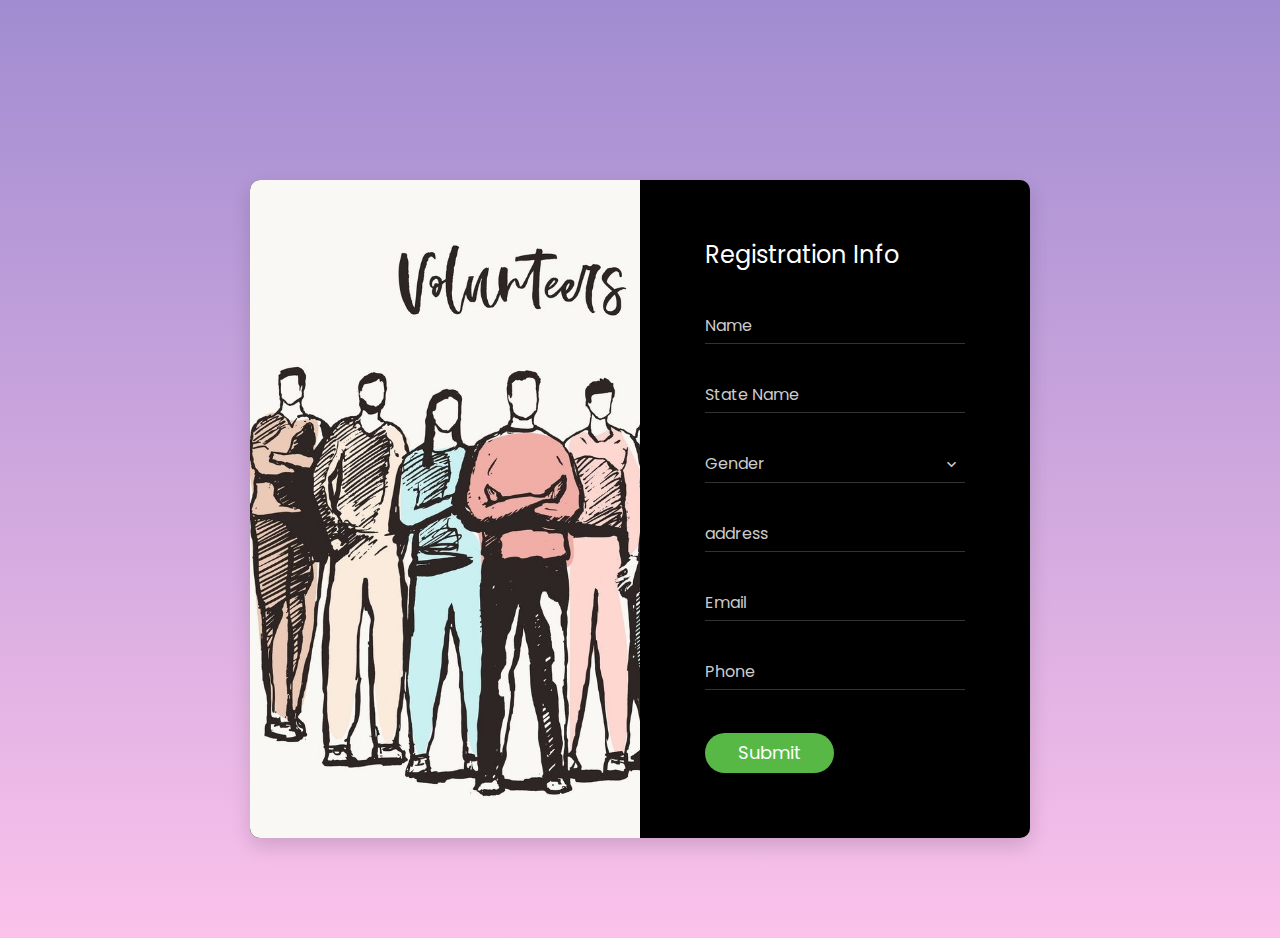
<file: 1/index.html>
<!DOCTYPE html>
<html lang="en">

<head>
    <!-- Required meta tags-->
    <meta charset="UTF-8">
    <meta name="viewport" content="width=device-width, initial-scale=1, shrink-to-fit=no">
  

 
    <link href="vendor/mdi-font/css/material-design-iconic-font.min.css" rel="stylesheet" media="all">
    <link href="vendor/font-awesome-4.7/css/font-awesome.min.css" rel="stylesheet" media="all">
    <link href="https://fonts.googleapis.com/css?family=Poppins:100,100i,200,200i,300,300i,400,400i,500,500i,600,600i,700,700i,800,800i,900,900i" rel="stylesheet">

  
    <link href="vendor/select2/select2.min.css" rel="stylesheet" media="all">
    <link href="vendor/datepicker/daterangepicker.css" rel="stylesheet" media="all">

  
    <link href="css/main.css" rel="stylesheet" media="all">
</head>
<body>
    <div class="page-wrapper bg-gra-01 p-t-180 p-b-100 font-poppins">
        <div class="wrapper wrapper--w780">
            <div class="card card-3">
                <div class="card-heading"></div>
                <div class="card-body">
                    <h2 class="title">Registration Info</h2>
                    <form action="insert.php" method="POST">
                        <div class="input-group">
                            <input class="input--style-3" type="text" placeholder="Name" name="Name">
                        </div>
                       
			<div class="input-group">
                            <input class="input--style-3" type="text" placeholder="State Name" name="StateName">
                        </div>
                        <div class="input-group">
                            <div class="rs-select2 js-select-simple select--no-search">
                                <select name="gender">
                                    <option disabled="disabled" selected="selected">Gender</option>
                                    <option>M</option>
                                    <option>F</option>
                                    <option>Otr</option>
                                </select>
                                <div class="select-dropdown"></div>
                            </div>
                        </div>
			<div class="input-group">
                            <input class="input--style-3" type="text" placeholder="address" name="address">
                        </div>
                        <div class="input-group">
                            <input class="input--style-3" type="email" placeholder="Email" name="email">
                        </div>
                        <div class="input-group">
                            <input class="input--style-3" type="text" placeholder="Phone" name="Phoneno">
                        </div>
                        <div class="p-t-10">
                            <button class="btn btn--pill btn--green" type="submit">Submit</button>
                        </div>
                    </form>
                </div>
            </div>
        </div>
    </div>

    <!-- Jquery JS-->
    <script src="vendor/jquery/jquery.min.js"></script>
    <!-- Vendor JS-->
    <script src="vendor/select2/select2.min.js"></script>
    <script src="vendor/datepicker/moment.min.js"></script>


    <!-- Main JS-->
    <script src="js/global.js"></script>

</body>


</html>
<!-- end document-->
</file>
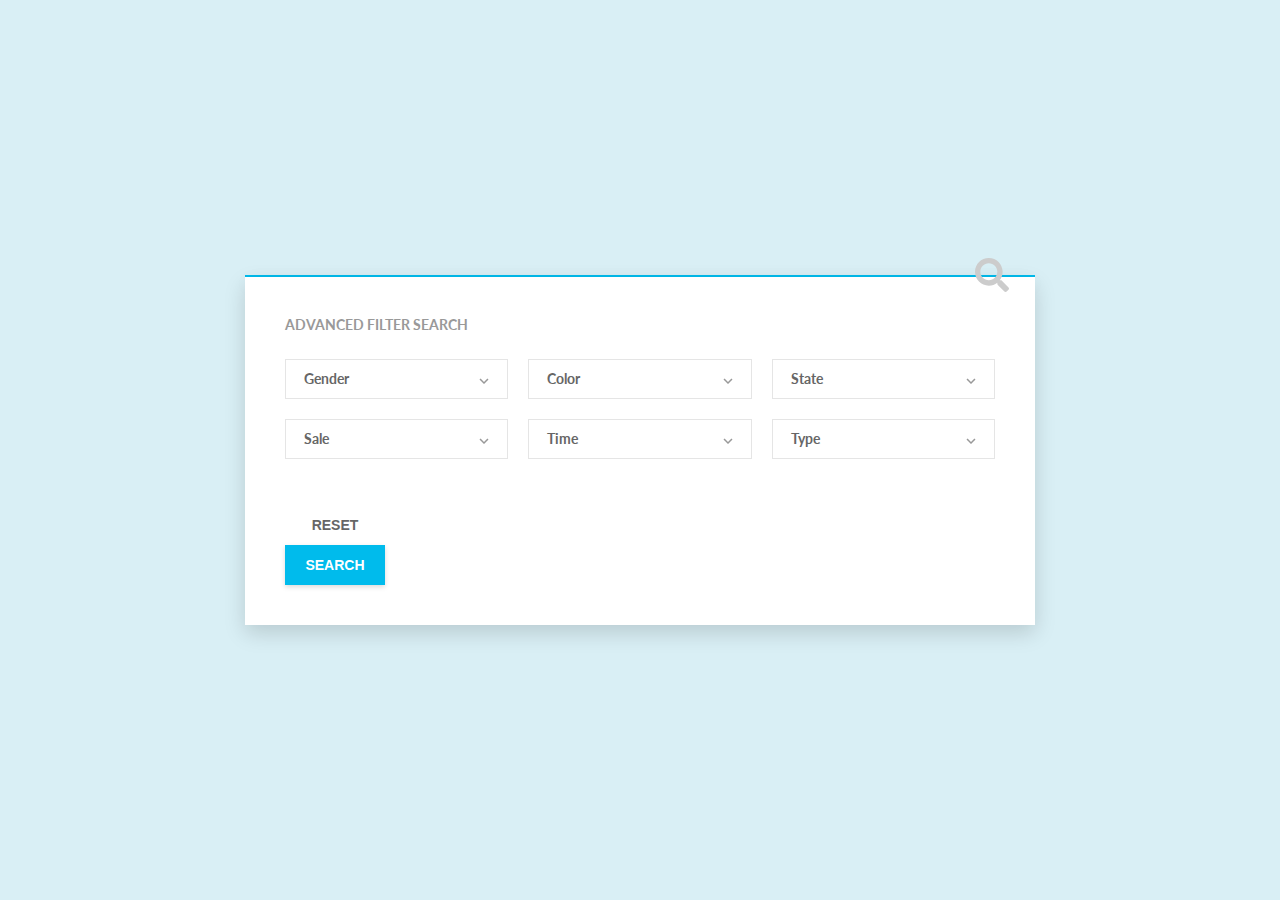
<file: 3/index.html>
<html>
  <head>
    <meta http-equiv="Content-Type" content="text/html; charset=UTF-8" />
    <meta name="viewport" content="width=device-width, initial-scale=1" />
    <meta http-equiv="X-UA-Compatible" content="IE=edge" />
    <meta name="author" content="colorlib.com">
    <link href="https://fonts.googleapis.com/css?family=Lato:400,600,700" rel="stylesheet" />
    <link href="css/main.css" rel="stylesheet" />
  </head>
  <body>
    <div class="s009">
      <form>
        <div class="inner-form">
          <div class="basic-search">
            <div class="input-field">
              
              <div class="icon-wrap">
                <svg class="svg-inline--fa fa-search fa-w-16" fill="#ccc" aria-hidden="true" data-prefix="fas" data-icon="search" role="img" xmlns="http://www.w3.org/2000/svg" viewBox="0 0 512 512">
                  <path d="M505 442.7L405.3 343c-4.5-4.5-10.6-7-17-7H372c27.6-35.3 44-79.7 44-128C416 93.1 322.9 0 208 0S0 93.1 0 208s93.1 208 208 208c48.3 0 92.7-16.4 128-44v16.3c0 6.4 2.5 12.5 7 17l99.7 99.7c9.4 9.4 24.6 9.4 33.9 0l28.3-28.3c9.4-9.4 9.4-24.6.1-34zM208 336c-70.7 0-128-57.2-128-128 0-70.7 57.2-128 128-128 70.7 0 128 57.2 128 128 0 70.7-57.2 128-128 128z"></path>
                </svg>
              </div>
            </div>
          </div>
          <div class="advance-search">
            <span class="desc">ADVANCED FILTER SEARCH</span>
            <div class="row">
              <div class="input-field">
                <div class="input-select">
                  <select data-trigger="" name="gender">
                    <option placeholder="" value="">Gender</option>
                    <option>Boys</option>
                    <option>Girls</option>
                  </select>
                </div>
              </div>
              <div class="input-field">
                <div class="input-select">
                  <select data-trigger="" name="year">
                    <option placeholder="" value="">Color</option>
                    <option>Subject b</option>
                    <option>Subject c</option>
                  </select>
                </div>
              </div>
              <div class="input-field">
                <div class="input-select">
                  <select data-trigger="" name="state">
                    <option placeholder="" value="">State</option>
                    
                      <option value="Andhra Pradesh">Andhra Pradesh</option>
                      <option value="Arunachal Pradesh">Arunachal Pradesh</option>
                      <option value="Assam">Assam</option>
                      <option value="Bihar">Bihar</option>
                      <option value="Chhattisgarh">Chhattisgarh</option>
                      <option value="Goa">Goa</option>
                      <option value="Gujarat">Gujarat</option>
                      <option value="Haryana">Haryana</option>
                      <option value="Himachal Pradesh">Himachal Pradesh</option>
                      <option value="Jammu and Kashmir">Jammu and Kashmir</option>
                      <option value="Jharkhand">Jharkhand</option>
                      <option value="Karnataka">Karnataka</option>
                      <option value="Kerala">Kerala</option>
                      <option value="Madhya Pradesh">Madhya Pradesh</option>
                      <option value="Maharashtra">Maharashtra</option>
                      <option value="Manipur">Manipur</option>
                      <option value="Meghalaya">Meghalaya</option>
                      <option value="Mizoram">Mizoram</option>
                      <option value="Nagaland">Nagaland</option>
                      <option value="Odisha">Odisha</option>
                      <option value="Punjab">Punjab</option>
                      <option value="Rajasthan">Rajasthan</option>
                      <option value="Sikkim">Sikkim</option>
                      <option value="Tamil Nadu">Tamil Nadu</option>
                      <option value="Telangana">Telangana</option>
                      <option value="Tripura">Tripura</option>
                      <option value="Uttarakhand">Uttarakhand</option>
                      <option value="Uttar Pradesh">Uttar Pradesh</option>
                      <option value="West Bengal">West Bengal</option>
                   
                    
                  </select>
                </div>
              </div>
            </div>
            <div class="row second">
              <div class="input-field">
                <div class="input-select">
                  <select data-trigger="" name="choices-single-defaul">
                    <option placeholder="" value="">Sale</option>
                    <option>Subject b</option>
                    <option>Subject c</option>
                  </select>
                </div>
              </div>
              <div class="input-field">
                <div class="input-select">
                  <select data-trigger="" name="choices-single-defaul">
                    <option placeholder="" value="">Time</option>
                    <option>Last time</option>
                    <option>Today</option>
                    <option>This week</option>
                    <option>This month</option>
                    <option>This year</option>
                  </select>
                </div>
              </div>
              <div class="input-field">
                <div class="input-select">
                  <select data-trigger="" name="choices-single-defaul">
                    <option placeholder="" value="">Type</option>
                    <option>Subject b</option>
                    <option>Subject c</option>
                  </select>
                </div>
              </div>
            </div>
            <div class="row third">
              <div class="input-field">
                <div class="result-count">
                  
                <div class="group-btn">
                  <button class="btn-delete" id="delete">RESET</button>
                  <button class="btn-search">SEARCH</button>
                </div>
              </div>
            </div>
          </div>
        </div>
      </form>
    </div>
    <script src="js/extention/choices.js"></script>
    <script>
      const customSelects = document.querySelectorAll("select");
      const deleteBtn = document.getElementById('delete')
      const choices = new Choices('select',
      {
        searchEnabled: false,
        itemSelectText: '',
        removeItemButton: true,
      });
      deleteBtn.addEventListener("click", function(e)
      {
        e.preventDefault()
        const deleteAll = document.querySelectorAll('.choices__button')
        for (let i = 0; i < deleteAll.length; i++)
        {
          deleteAll[i].click();
        }
      });

    </script>
  </body>
</html>
</file>
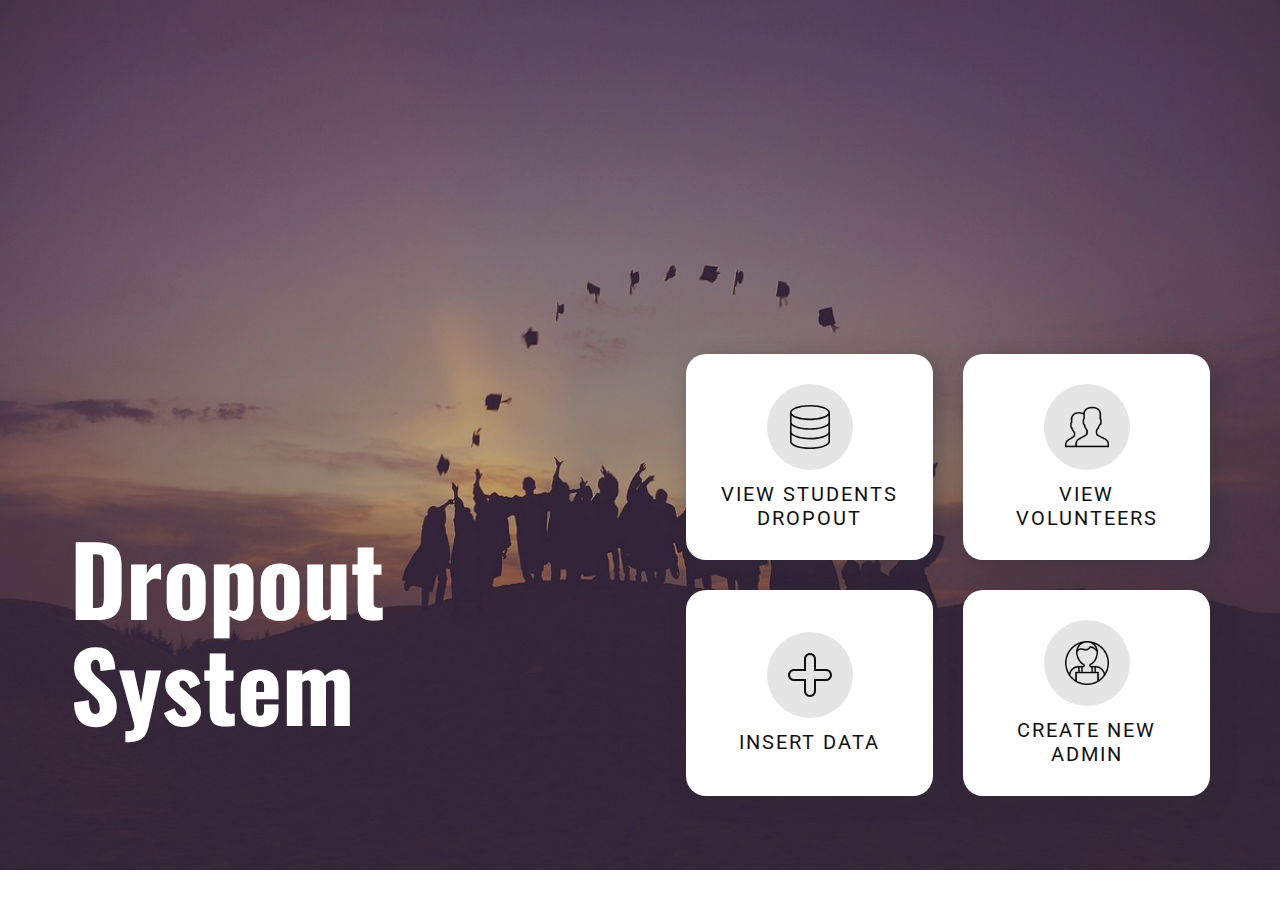
<file: 4/admin/admin.html>
<!DOCTYPE html>
<html style="font-size: 16px;" lang="en"><head>
    <meta name="viewport" content="width=device-width, initial-scale=1.0">
    <meta charset="utf-8">
    <meta name="keywords" content="Mobile App Development, ​We create super-awesome designs, ​Build your dream website today, ​Let&amp;apos;s Get Started, ​How We Help People, Effective Teams, Get in touch">
    <meta name="description" content="">
    <title>Page 2</title>
    <link rel="stylesheet" href="nicepage.css" media="screen">
<link rel="stylesheet" href="Page-2.css" media="screen">
    <script class="u-script" type="text/javascript" src="jquery.js" defer=""></script>
    <script class="u-script" type="text/javascript" src="nicepage.js" defer=""></script>
    <meta name="generator" content="Nicepage 5.1.5, nicepage.com">
    <link id="u-theme-google-font" rel="stylesheet" href="https://fonts.googleapis.com/css?family=Roboto:100,100i,300,300i,400,400i,500,500i,700,700i,900,900i|Open+Sans:300,300i,400,400i,500,500i,600,600i,700,700i,800,800i">
    <link id="u-page-google-font" rel="stylesheet" href="https://fonts.googleapis.com/css?family=Oswald:200,300,400,500,600,700">
    
    
    <script type="application/ld+json">{
		"@context": "http://schema.org",
		"@type": "Organization",
		"name": "",
		"logo": "images/default-logo.png"
}</script>
    <meta name="theme-color" content="#478ac9">
    <meta property="og:title" content="Page 2">
    <meta property="og:type" content="website">
  </head>
  <body class="u-body u-xl-mode" data-lang="en">
    <section class="u-align-right u-clearfix u-image u-shading u-section-1" id="sec-2e45" data-image-width="1280" data-image-height="851">
      <div class="u-clearfix u-sheet u-sheet-1">
        <h1 class="u-align-left u-custom-font u-font-oswald u-text u-text-body-alt-color u-text-1">Dropout<br>System
        </h1>
        <div class="u-list u-list-1">
          <div class="u-repeater u-repeater-1">
            <div class="u-align-center u-container-style u-list-item u-radius-20 u-repeater-item u-shape-round u-video-cover u-white u-list-item-1" data-href="http://localhost/Project/7/View.php">
              <div class="u-container-layout u-similar-container u-valign-middle u-container-layout-1"><span class="u-grey-10 u-icon u-icon-circle u-icon-1"><svg class="u-svg-link" preserveAspectRatio="xMidYMin slice" viewBox="0 0 55 55" style=""><use xmlns:xlink="http://www.w3.org/1999/xlink" xlink:href="#svg-62ef"></use></svg><svg class="u-svg-content" viewBox="0 0 55 55" x="0px" y="0px" id="svg-62ef" style="enable-background:new 0 0 55 55;"><path d="M52.354,8.51C51.196,4.22,42.577,0,27.5,0C12.423,0,3.803,4.22,2.646,8.51C2.562,8.657,2.5,8.818,2.5,9v0.5V21v0.5V22v11
	v0.5V34v12c0,0.162,0.043,0.315,0.117,0.451C3.798,51.346,14.364,55,27.5,55c13.106,0,23.655-3.639,24.875-8.516
	C52.455,46.341,52.5,46.176,52.5,46V34v-0.5V33V22v-0.5V21V9.5V9C52.5,8.818,52.438,8.657,52.354,8.51z M50.421,33.985
	c-0.028,0.121-0.067,0.241-0.116,0.363c-0.04,0.099-0.089,0.198-0.143,0.297c-0.067,0.123-0.142,0.246-0.231,0.369
	c-0.066,0.093-0.141,0.185-0.219,0.277c-0.111,0.131-0.229,0.262-0.363,0.392c-0.081,0.079-0.17,0.157-0.26,0.236
	c-0.164,0.143-0.335,0.285-0.526,0.426c-0.082,0.061-0.17,0.12-0.257,0.18c-0.226,0.156-0.462,0.311-0.721,0.463
	c-0.068,0.041-0.141,0.08-0.212,0.12c-0.298,0.168-0.609,0.335-0.945,0.497c-0.043,0.021-0.088,0.041-0.132,0.061
	c-0.375,0.177-0.767,0.351-1.186,0.519c-0.012,0.005-0.024,0.009-0.036,0.014c-2.271,0.907-5.176,1.67-8.561,2.17
	c-0.017,0.002-0.034,0.004-0.051,0.007c-0.658,0.097-1.333,0.183-2.026,0.259c-0.113,0.012-0.232,0.02-0.346,0.032
	c-0.605,0.063-1.217,0.121-1.847,0.167c-0.288,0.021-0.59,0.031-0.883,0.049c-0.474,0.028-0.943,0.059-1.429,0.076
	C29.137,40.984,28.327,41,27.5,41s-1.637-0.016-2.432-0.044c-0.486-0.017-0.955-0.049-1.429-0.076
	c-0.293-0.017-0.595-0.028-0.883-0.049c-0.63-0.046-1.242-0.104-1.847-0.167c-0.114-0.012-0.233-0.02-0.346-0.032
	c-0.693-0.076-1.368-0.163-2.026-0.259c-0.017-0.002-0.034-0.004-0.051-0.007c-3.385-0.5-6.29-1.263-8.561-2.17
	c-0.012-0.004-0.024-0.009-0.036-0.014c-0.419-0.168-0.812-0.342-1.186-0.519c-0.043-0.021-0.089-0.041-0.132-0.061
	c-0.336-0.162-0.647-0.328-0.945-0.497c-0.07-0.04-0.144-0.079-0.212-0.12c-0.259-0.152-0.495-0.307-0.721-0.463
	c-0.086-0.06-0.175-0.119-0.257-0.18c-0.191-0.141-0.362-0.283-0.526-0.426c-0.089-0.078-0.179-0.156-0.26-0.236
	c-0.134-0.13-0.252-0.26-0.363-0.392c-0.078-0.092-0.153-0.184-0.219-0.277c-0.088-0.123-0.163-0.246-0.231-0.369
	c-0.054-0.099-0.102-0.198-0.143-0.297c-0.049-0.121-0.088-0.242-0.116-0.363C4.541,33.823,4.5,33.661,4.5,33.5
	c0-0.113,0.013-0.226,0.031-0.338c0.025-0.151,0.011-0.302-0.031-0.445v-7.424c0.028,0.026,0.063,0.051,0.092,0.077
	c0.218,0.192,0.44,0.383,0.69,0.567C9.049,28.786,16.582,31,27.5,31c10.872,0,18.386-2.196,22.169-5.028
	c0.302-0.22,0.574-0.447,0.83-0.678l0.001-0.001v7.424c-0.042,0.143-0.056,0.294-0.031,0.445c0.019,0.112,0.031,0.225,0.031,0.338
	C50.5,33.661,50.459,33.823,50.421,33.985z M50.5,13.293v7.424c-0.042,0.143-0.056,0.294-0.031,0.445
	c0.019,0.112,0.031,0.225,0.031,0.338c0,0.161-0.041,0.323-0.079,0.485c-0.028,0.121-0.067,0.241-0.116,0.363
	c-0.04,0.099-0.089,0.198-0.143,0.297c-0.067,0.123-0.142,0.246-0.231,0.369c-0.066,0.093-0.141,0.185-0.219,0.277
	c-0.111,0.131-0.229,0.262-0.363,0.392c-0.081,0.079-0.17,0.157-0.26,0.236c-0.164,0.143-0.335,0.285-0.526,0.426
	c-0.082,0.061-0.17,0.12-0.257,0.18c-0.226,0.156-0.462,0.311-0.721,0.463c-0.068,0.041-0.141,0.08-0.212,0.12
	c-0.298,0.168-0.609,0.335-0.945,0.497c-0.043,0.021-0.088,0.041-0.132,0.061c-0.375,0.177-0.767,0.351-1.186,0.519
	c-0.012,0.005-0.024,0.009-0.036,0.014c-2.271,0.907-5.176,1.67-8.561,2.17c-0.017,0.002-0.034,0.004-0.051,0.007
	c-0.658,0.097-1.333,0.183-2.026,0.259c-0.113,0.012-0.232,0.02-0.346,0.032c-0.605,0.063-1.217,0.121-1.847,0.167
	c-0.288,0.021-0.59,0.031-0.883,0.049c-0.474,0.028-0.943,0.059-1.429,0.076C29.137,28.984,28.327,29,27.5,29
	s-1.637-0.016-2.432-0.044c-0.486-0.017-0.955-0.049-1.429-0.076c-0.293-0.017-0.595-0.028-0.883-0.049
	c-0.63-0.046-1.242-0.104-1.847-0.167c-0.114-0.012-0.233-0.02-0.346-0.032c-0.693-0.076-1.368-0.163-2.026-0.259
	c-0.017-0.002-0.034-0.004-0.051-0.007c-3.385-0.5-6.29-1.263-8.561-2.17c-0.012-0.004-0.024-0.009-0.036-0.014
	c-0.419-0.168-0.812-0.342-1.186-0.519c-0.043-0.021-0.089-0.041-0.132-0.061c-0.336-0.162-0.647-0.328-0.945-0.497
	c-0.07-0.04-0.144-0.079-0.212-0.12c-0.259-0.152-0.495-0.307-0.721-0.463c-0.086-0.06-0.175-0.119-0.257-0.18
	c-0.191-0.141-0.362-0.283-0.526-0.426c-0.089-0.078-0.179-0.156-0.26-0.236c-0.134-0.13-0.252-0.26-0.363-0.392
	c-0.078-0.092-0.153-0.184-0.219-0.277c-0.088-0.123-0.163-0.246-0.231-0.369c-0.054-0.099-0.102-0.198-0.143-0.297
	c-0.049-0.121-0.088-0.242-0.116-0.363C4.541,21.823,4.5,21.661,4.5,21.5c0-0.113,0.013-0.226,0.031-0.338
	c0.025-0.151,0.011-0.302-0.031-0.445v-7.424c0.12,0.109,0.257,0.216,0.387,0.324c0.072,0.06,0.139,0.12,0.215,0.18
	c0.3,0.236,0.624,0.469,0.975,0.696c0.073,0.047,0.155,0.093,0.231,0.14c0.294,0.183,0.605,0.362,0.932,0.538
	c0.121,0.065,0.242,0.129,0.367,0.193c0.365,0.186,0.748,0.367,1.151,0.542c0.066,0.029,0.126,0.059,0.193,0.087
	c0.469,0.199,0.967,0.389,1.485,0.573c0.143,0.051,0.293,0.099,0.44,0.149c0.412,0.139,0.838,0.272,1.279,0.401
	c0.159,0.046,0.315,0.094,0.478,0.138c0.585,0.162,1.189,0.316,1.823,0.458c0.087,0.02,0.181,0.036,0.269,0.055
	c0.559,0.122,1.139,0.235,1.735,0.341c0.202,0.036,0.407,0.07,0.613,0.104c0.567,0.093,1.151,0.178,1.75,0.256
	c0.154,0.02,0.301,0.043,0.457,0.062c0.744,0.09,1.514,0.167,2.305,0.233c0.195,0.016,0.398,0.028,0.596,0.042
	c0.633,0.046,1.28,0.084,1.942,0.114c0.241,0.011,0.481,0.022,0.727,0.031C25.712,18.979,26.59,19,27.5,19s1.788-0.021,2.65-0.05
	c0.245-0.009,0.485-0.02,0.727-0.031c0.662-0.03,1.309-0.068,1.942-0.114c0.198-0.015,0.4-0.026,0.596-0.042
	c0.791-0.065,1.561-0.143,2.305-0.233c0.156-0.019,0.303-0.042,0.457-0.062c0.599-0.078,1.182-0.163,1.75-0.256
	c0.206-0.034,0.411-0.068,0.613-0.104c0.596-0.106,1.176-0.219,1.735-0.341c0.088-0.019,0.182-0.036,0.269-0.055
	c0.634-0.142,1.238-0.297,1.823-0.458c0.163-0.045,0.319-0.092,0.478-0.138c0.441-0.129,0.867-0.262,1.279-0.401
	c0.147-0.05,0.297-0.098,0.44-0.149c0.518-0.184,1.017-0.374,1.485-0.573c0.067-0.028,0.127-0.058,0.193-0.087
	c0.403-0.176,0.786-0.356,1.151-0.542c0.125-0.064,0.247-0.128,0.367-0.193c0.327-0.175,0.638-0.354,0.932-0.538
	c0.076-0.047,0.158-0.093,0.231-0.14c0.351-0.227,0.675-0.459,0.975-0.696c0.075-0.06,0.142-0.12,0.215-0.18
	C50.243,13.509,50.38,13.402,50.5,13.293z M27.5,2c13.555,0,23,3.952,23,7.5s-9.445,7.5-23,7.5s-23-3.952-23-7.5S13.945,2,27.5,2z
	 M50.5,45.703c-0.014,0.044-0.024,0.089-0.032,0.135C49.901,49.297,40.536,53,27.5,53S5.099,49.297,4.532,45.838
	c-0.008-0.045-0.019-0.089-0.032-0.131v-8.414c0.028,0.026,0.063,0.051,0.092,0.077c0.218,0.192,0.44,0.383,0.69,0.567
	C9.049,40.786,16.582,43,27.5,43c10.872,0,18.386-2.196,22.169-5.028c0.302-0.22,0.574-0.447,0.83-0.678l0.001-0.001V45.703z"></path></svg></span>
                <h4 class="u-text u-text-2">VIEW STUDENTS<br>DROPOUT
                </h4>
              </div>
            </div>
            <div class="u-align-center u-container-style u-list-item u-radius-20 u-repeater-item u-shape-round u-video-cover u-white u-list-item-2" data-href="http://localhost/Project/6/view.php">
              <div class="u-container-layout u-similar-container u-valign-middle u-container-layout-2"><span class="u-file-icon u-grey-10 u-icon u-icon-circle u-icon-2"><img src="images/149447.png" alt=""></span>
                <h4 class="u-text u-text-3">VIEW VOLUNTEERS</h4>
              </div>
            </div>
            <div class="u-align-center u-container-style u-list-item u-radius-20 u-repeater-item u-shape-round u-video-cover u-white u-list-item-3" data-href="">
              <div class="u-container-layout u-similar-container u-valign-middle u-container-layout-3"><span class="u-grey-10 u-icon u-icon-circle u-icon-3"><svg class="u-svg-link" preserveAspectRatio="xMidYMin slice" viewBox="0 0 44 44" style=""><use xmlns:xlink="http://www.w3.org/1999/xlink" xlink:href="#svg-53cd"></use></svg><svg class="u-svg-content" viewBox="0 0 44 44" x="0px" y="0px" id="svg-53cd" style="enable-background:new 0 0 44 44;"><path d="M22,44c-3.309,0-6-2.665-6-5.941V28H5.941C2.665,28,0,25.309,0,22s2.665-6,5.941-6H16V5.941C16,2.665,18.691,0,22,0
	s6,2.665,6,5.941V16h10.059C41.335,16,44,18.691,44,22s-2.665,6-5.941,6H28v10.059C28,41.335,25.309,44,22,44z M5.941,18
	C3.805,18,2,19.832,2,22s1.805,4,3.941,4H18v12.059C18,40.195,19.832,42,22,42s4-1.805,4-3.941V26h12.059C40.195,26,42,24.168,42,22
	s-1.805-4-3.941-4H26V5.941C26,3.805,24.168,2,22,2s-4,1.805-4,3.941V18H5.941z"></path></svg></span>
                <h4 class="u-text u-text-4">INSERT DATA</h4>
              </div>
            </div>
            <div class="u-align-center u-container-style u-list-item u-radius-20 u-repeater-item u-shape-round u-video-cover u-white u-list-item-4" data-href="http://localhost/Project/8/index.php">
              <div class="u-container-layout u-similar-container u-valign-middle u-container-layout-4"><span class="u-file-icon u-grey-10 u-icon u-icon-circle u-icon-4"><img src="images/149457.png" alt=""></span>
                <h4 class="u-text u-text-5">CREATE NEW ADMIN</h4>
              </div>
            </div>
          </div>
        </div>
      </div>
    </section>
    
    
   
  
</body></html>
</file>
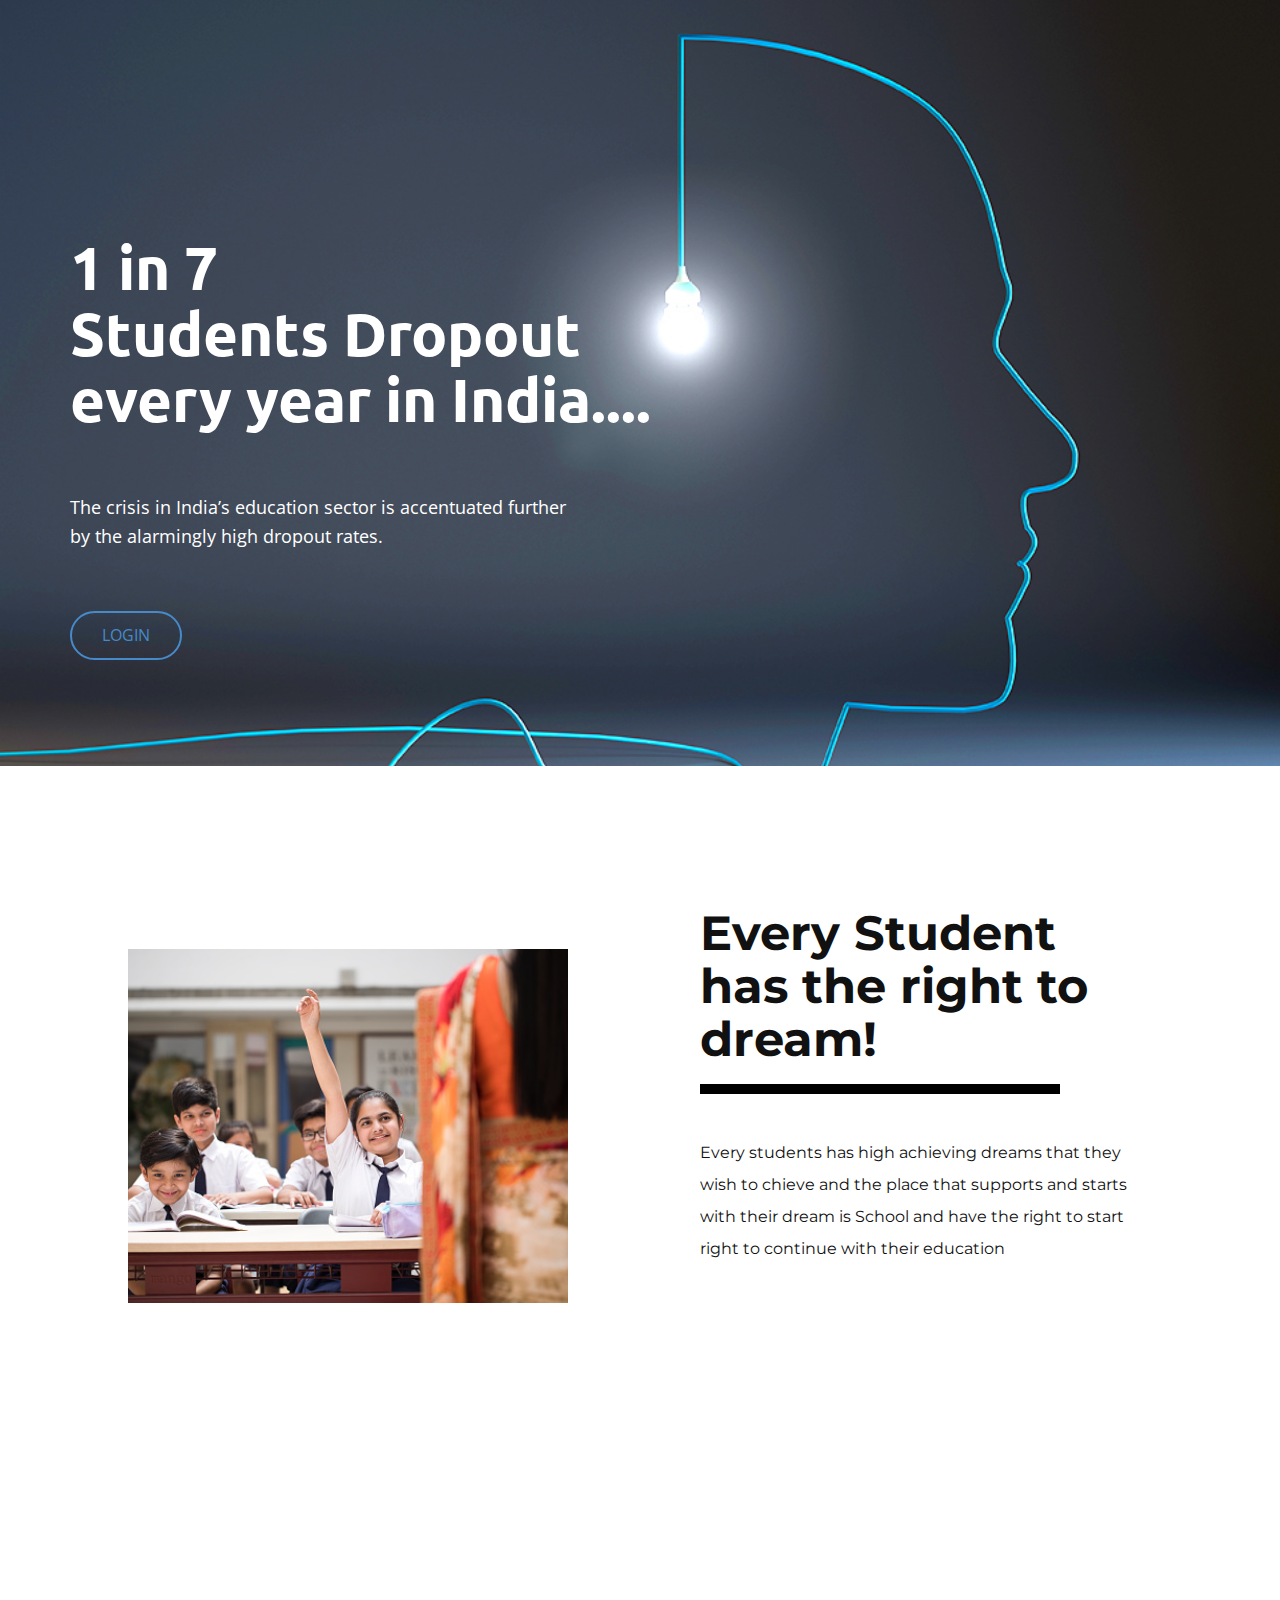
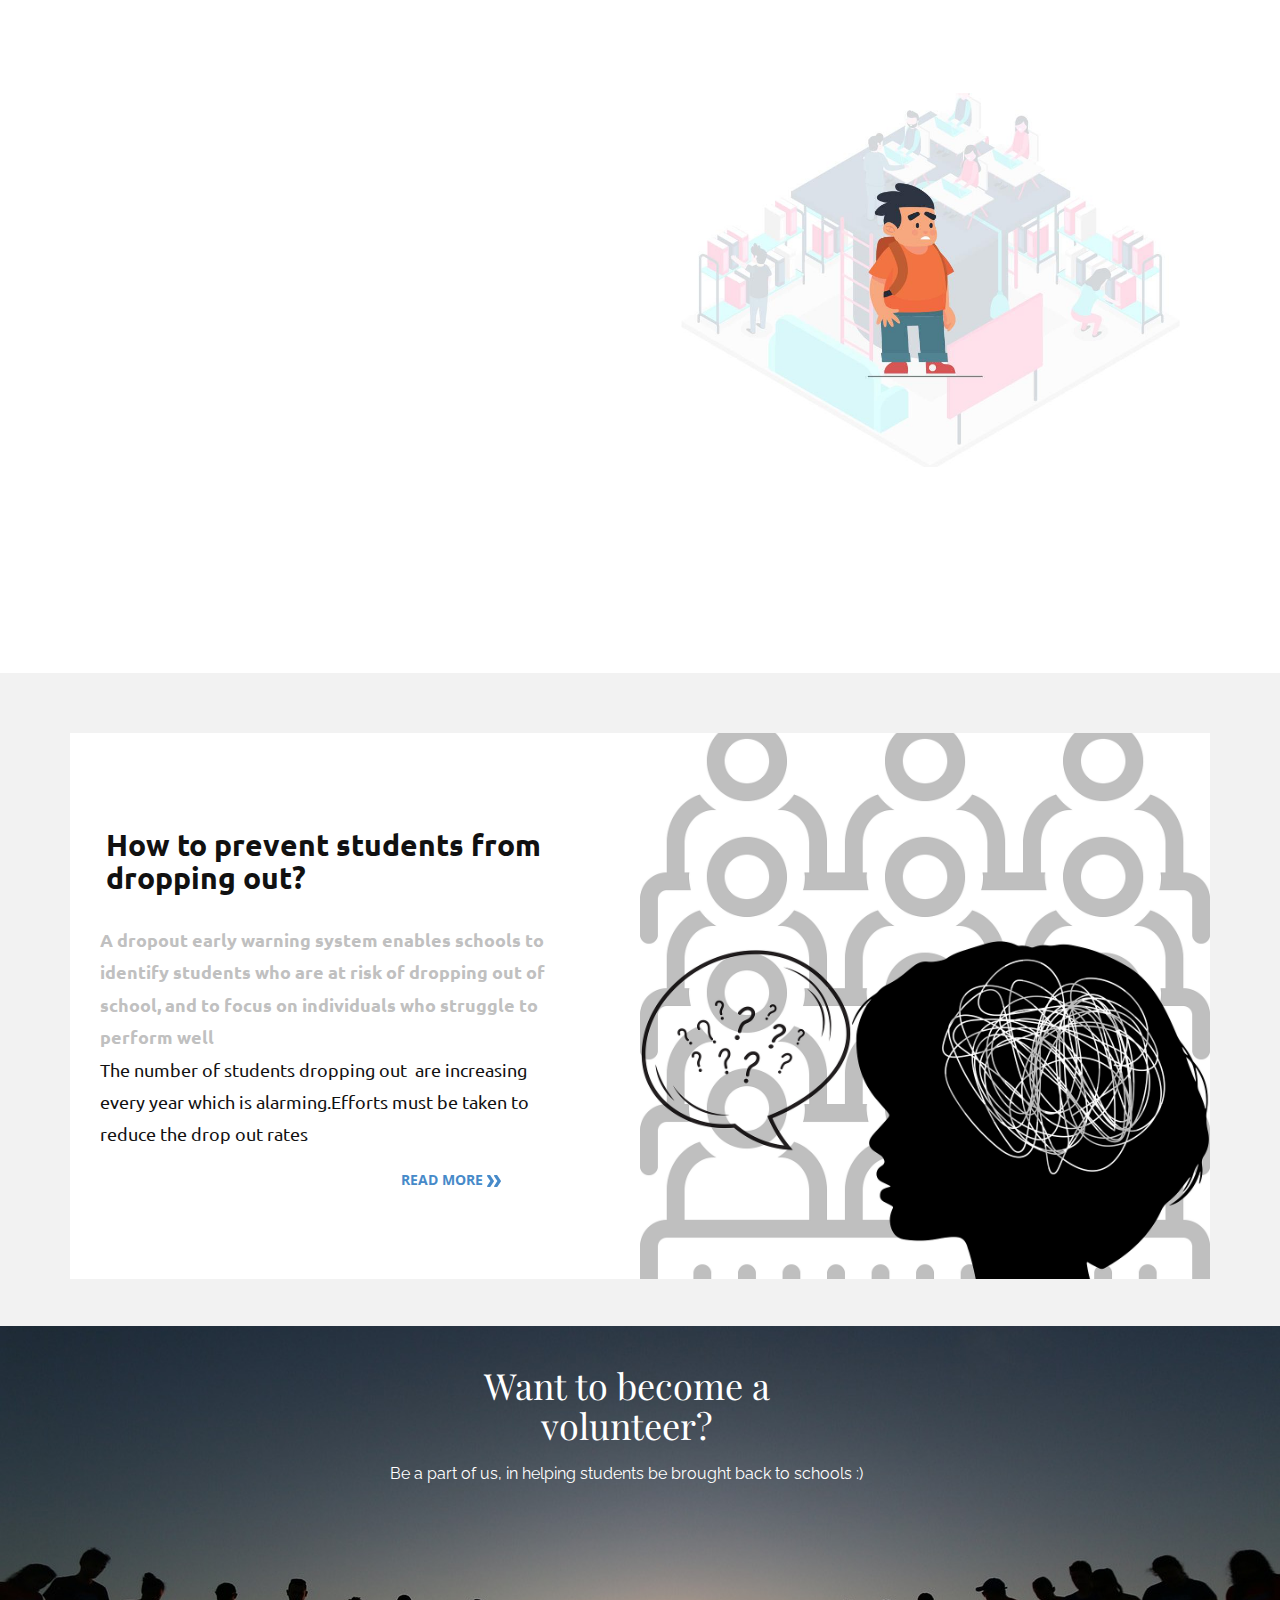
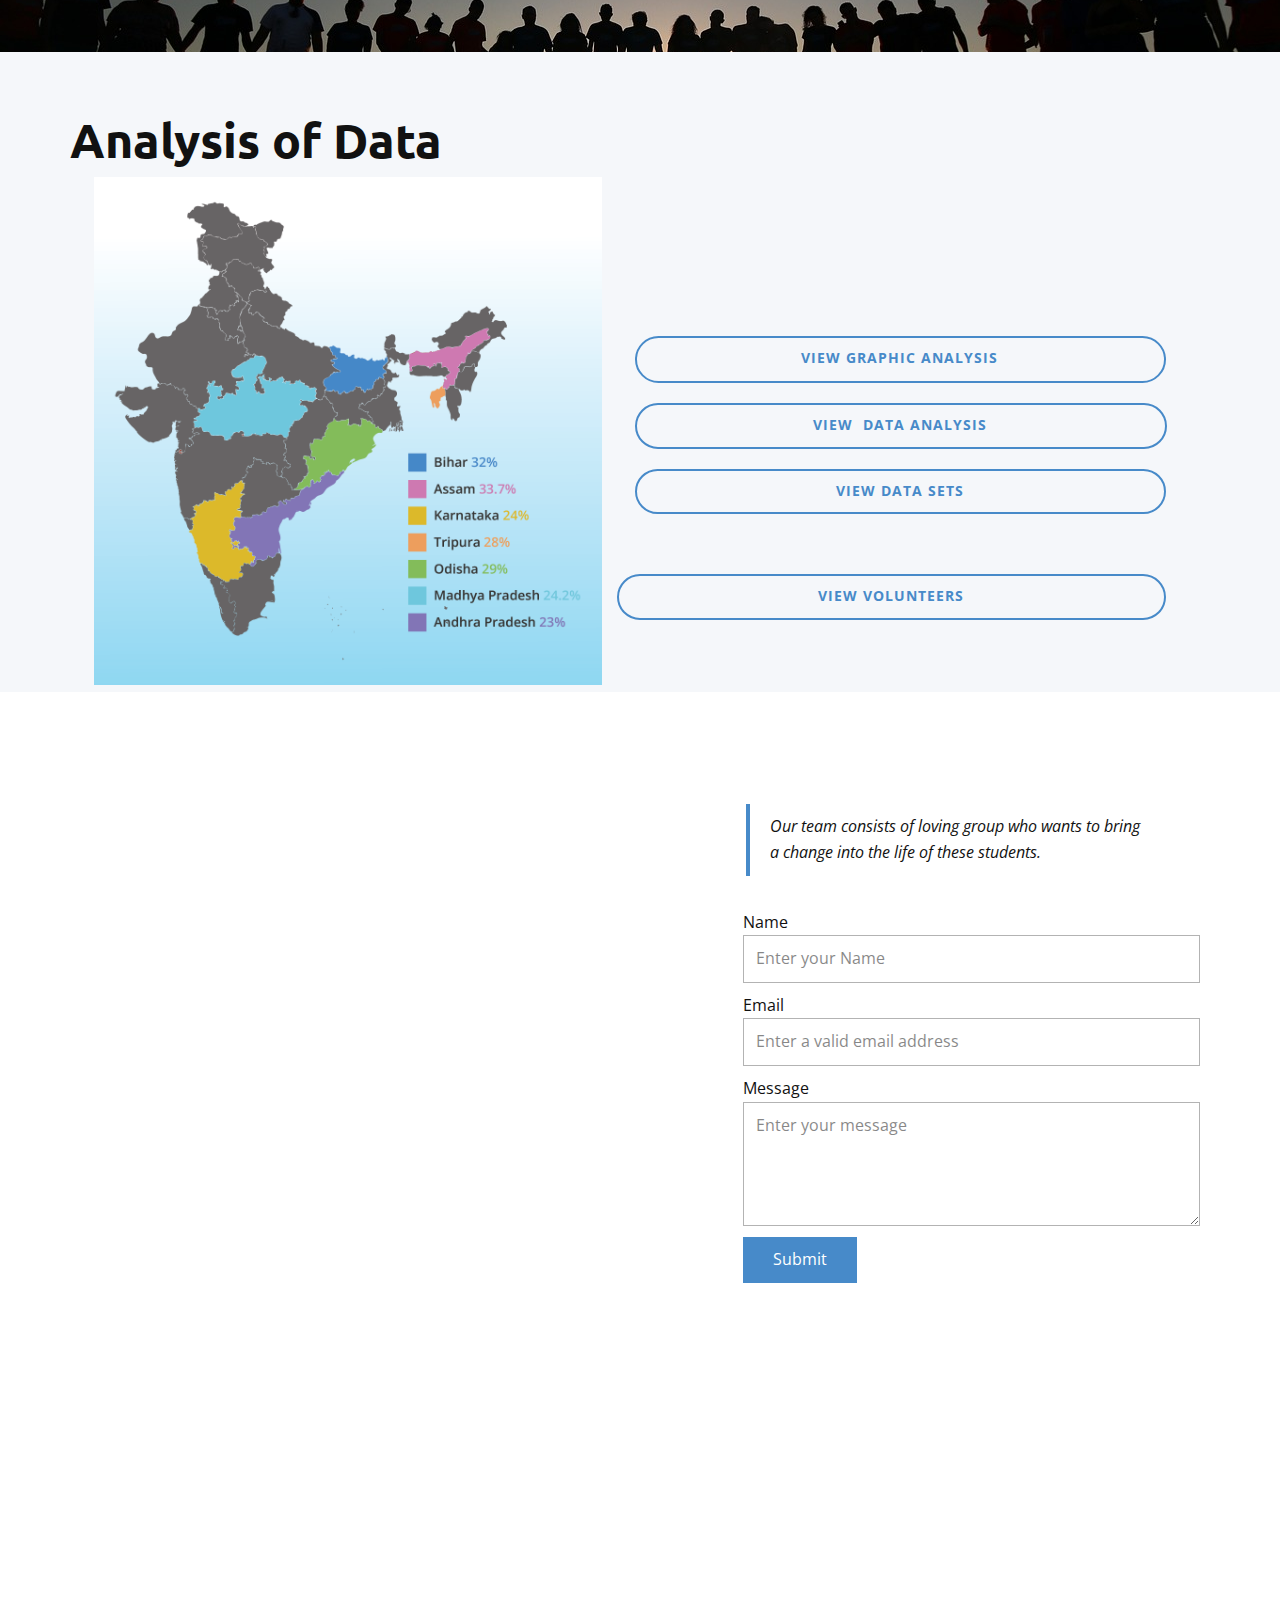
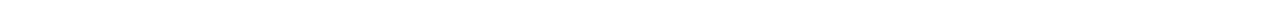
<file: Dropout/1st/main.html>
<!DOCTYPE html>
<html style="font-size: 16px;">
  <head>
    <meta name="viewport" content="width=device-width, initial-scale=1.0">
    <meta charset="utf-8">
 
    <title>Student Dropout</title>
    <link rel="stylesheet" href="main.css" media="screen">
<link rel="stylesheet" href="main2.css" media="screen">
    <script class="u-script" type="text/javascript" src="jquery.js" defer=""></script>
    <script class="u-script" type="text/javascript" src="main.js" defer=""></script>
    
    <link id="u-theme-google-font" rel="stylesheet" href="https://fonts.googleapis.com/css?family=Roboto:100,100i,300,300i,400,400i,500,500i,700,700i,900,900i|Open+Sans:300,300i,400,400i,500,500i,600,600i,700,700i,800,800i">
    <link id="u-page-google-font" rel="stylesheet" href="https://fonts.googleapis.com/css?family=Ubuntu:300,300i,400,400i,500,500i,700,700i|Montserrat:100,100i,200,200i,300,300i,400,400i,500,500i,600,600i,700,700i,800,800i,900,900i|Playfair+Display:400,400i,500,500i,600,600i,700,700i,800,800i,900,900i|Raleway:100,100i,200,200i,300,300i,400,400i,500,500i,600,600i,700,700i,800,800i,900,900i|Titillium+Web:200,200i,300,300i,400,400i,600,600i,700,700i,900">
    
    
    
    
    
    
    
    
    <script type="application/ld+json">{
		"@context": "http://schema.org",
		"@type": "Organization",
		"name": ""
}</script>
    <meta name="theme-color" content="#478ac9">
    <meta property="og:title" content="aboutus">
    <meta property="og:type" content="website">
  </head>
  <body class="u-body u-xl-mode">
    <section class="skrollable u-align-left u-clearfix u-image u-parallax u-section-1" src="" id="carousel_063e" data-image-width="1200" data-image-height="675">
      <div class="u-clearfix u-sheet u-sheet-1">
        <h1 class="u-custom-font u-font-ubuntu u-text u-text-body-alt-color u-title u-text-1"> 1 in 7<br>Students Dropout&nbsp;<br>every year in India....
        </h1>
        <p class="u-custom-font u-large-text u-text u-text-body-alt-color u-text-font u-text-variant u-text-2">The crisis in India’s education sector is accentuated further by the alarmingly high dropout rates.</p>
        <a href="http://localhost/Project/4/index.php" class="u-border-2 u-border-hover-palette-1-base u-border-palette-1-base u-btn u-btn-round u-button-style u-hover-palette-1-base u-none u-radius-50 u-btn-3">LOGIN</a>
  
      </div>
    </section>
    <section class="u-align-left u-clearfix u-section-2" id="carousel_edcd">
      <div class="u-clearfix u-sheet u-sheet-1">
        <div class="u-clearfix u-expanded-width u-layout-wrap u-layout-wrap-1">
          <div class="u-layout">
            <div class="u-layout-row">
              <div class="u-container-style u-layout-cell u-size-30 u-layout-cell-1">
                <div class="u-container-layout u-valign-middle u-container-layout-1">
                  <img class="u-image u-image-default u-image-1" src="images/istockphoto-1148232257-170667a.jpg" alt="" data-image-width="509" data-image-height="339">
                </div>
              </div>
              <div class="u-align-left u-container-style u-layout-cell u-shape-rectangle u-size-30 u-layout-cell-2">
                <div class="u-container-layout u-valign-middle-lg u-valign-middle-md u-valign-middle-sm u-valign-middle-xs u-container-layout-2">
                  <h2 class="u-custom-font u-font-montserrat u-text u-text-default u-text-1">Every Student has the right to dream!&nbsp;</h2>
                  <div class="u-border-10 u-border-black u-line u-line-horizontal u-line-1"></div>
                  <p class="u-custom-font u-font-montserrat u-text u-text-2">Every students has high achieving dreams that they wish to chieve and the place that supports and starts with their dream is School and have the right to start right to continue with their education</p>
                </div>
              </div>
            </div>
          </div>
        </div>
      </div>
    </section>
    <section class="u-clearfix u-section-3" id="carousel_7590">
      <div class="u-clearfix u-sheet u-valign-middle u-sheet-1">
        <div class="u-clearfix u-expanded-width u-layout-wrap u-layout-wrap-1">
          <div class="u-layout">
            <div class="u-layout-row">
              <div class="u-align-left u-container-style u-layout-cell u-size-30 u-layout-cell-1" data-animation-name="customAnimationIn" data-animation-duration="2000">
                <div class="u-container-layout u-container-layout-1">
                  <h2 class="u-custom-font u-font-ubuntu u-text u-text-default u-text-1">Reasons for such alarming dropouts.</h2>
                  <p class="u-custom-font u-font-montserrat u-large-text u-text u-text-palette-5-light-1 u-text-variant u-text-2">We have done analysis over various datasets and found....</p>
                  <p class="u-text u-text-3"> Today’s school system, college, and universities are on mounting pressure. There are constant talks going on about student persistence and student success. Regardless of the type of school and the course they offer, there are many reasons that trigger students dropout rates.It could just be an individual issue or a mix of them.&nbsp;</p>
                  <a href="A\Page-1.html" class="u-border-2 u-border-hover-palette-4-light-1 u-btn u-button-style u-text-palette-1-base u-white u-btn-1">Read More&nbsp;<span class="u-icon u-text-palette-1-base"><svg class="u-svg-content" viewBox="0 -32 426.66667 426" style="width: 1em; height: 1em;"><path d="m213.332031 181.667969c0 4.265625-1.277343 8.53125-3.625 11.730469l-106.667969 160c-3.839843 5.761718-10.238281 9.601562-17.707031 9.601562h-64c-11.730469 0-21.332031-9.601562-21.332031-21.332031 0-4.269531 1.28125-8.535157 3.625-11.734375l98.773438-148.265625-98.773438-148.269531c-2.34375-3.199219-3.625-7.464844-3.625-11.730469 0-11.734375 9.601562-21.335938 21.332031-21.335938h64c7.46875 0 13.867188 3.839844 17.707031 9.601563l106.667969 160c2.347657 3.199218 3.625 7.464844 3.625 11.734375zm0 0"></path><path d="m426.667969 181.667969c0 4.265625-1.28125 8.53125-3.628907 11.730469l-106.664062 160c-3.839844 5.761718-10.242188 9.601562-17.707031 9.601562h-64c-11.734375 0-21.335938-9.601562-21.335938-21.332031 0-4.269531 1.28125-8.535157 3.628907-11.734375l98.773437-148.265625-98.773437-148.269531c-2.347657-3.199219-3.628907-7.464844-3.628907-11.730469 0-11.734375 9.601563-21.335938 21.335938-21.335938h64c7.464843 0 13.867187 3.839844 17.707031 9.601563l106.664062 160c2.347657 3.199218 3.628907 7.464844 3.628907 11.734375zm0 0"></path></svg><img></span>
                  </a>
                </div>
              </div>
              <div class="u-align-left u-container-style u-layout-cell u-size-30 u-layout-cell-2">
                <div class="u-container-layout u-valign-middle u-container-layout-2">
                  <img class="u-image u-image-default u-image-1" src="images/reasons-why-students-drop-out.jpg" alt="" data-image-width="1200" data-image-height="700">
                </div>
              </div>
            </div>
          </div>
        </div>
      </div>
    </section>
    <section class="u-align-center u-clearfix u-grey-5 u-section-4" id="carousel_e12e">
      <div class="u-clearfix u-sheet u-sheet-1">
        <div class="u-clearfix u-expanded-width u-gutter-0 u-layout-wrap u-layout-wrap-1">
          <div class="u-layout" style="">
            <div class="u-layout-row" style="">
              <div class="u-align-left u-container-align-left u-container-style u-layout-cell u-right-cell u-size-30 u-size-xs-60 u-white u-layout-cell-1">
                <div class="u-container-layout u-container-layout-1">
                  <h1 class="u-align-left u-custom-font u-font-ubuntu u-text u-text-1"> How to prevent students from dropping out​?</h1>
                  <p class="u-align-left u-custom-font u-font-ubuntu u-text u-text-2">
                    <span class="u-text-grey-25"><b>A dropout early warning system enables schools to identify students who are at risk of dropping out of school, and to focus on individuals who struggle to perform well</b>
                    </span>
                    <br>The number of students dropping out&nbsp; are increasing every year which is alarming.Efforts must be taken to reduce the drop out rates<br>
                  </p>
                  <a href="B\Home.html" class="u-border-2 u-border-hover-palette-4-light-1 u-btn u-button-style u-text-palette-1-base u-white u-btn-1">Read More&nbsp;<span class="u-icon u-text-palette-1-base"><svg class="u-svg-content" viewBox="0 -32 426.66667 426" style="width: 1em; height: 1em;"><path d="m213.332031 181.667969c0 4.265625-1.277343 8.53125-3.625 11.730469l-106.667969 160c-3.839843 5.761718-10.238281 9.601562-17.707031 9.601562h-64c-11.730469 0-21.332031-9.601562-21.332031-21.332031 0-4.269531 1.28125-8.535157 3.625-11.734375l98.773438-148.265625-98.773438-148.269531c-2.34375-3.199219-3.625-7.464844-3.625-11.730469 0-11.734375 9.601562-21.335938 21.332031-21.335938h64c7.46875 0 13.867188 3.839844 17.707031 9.601563l106.667969 160c2.347657 3.199218 3.625 7.464844 3.625 11.734375zm0 0"></path><path d="m426.667969 181.667969c0 4.265625-1.28125 8.53125-3.628907 11.730469l-106.664062 160c-3.839844 5.761718-10.242188 9.601562-17.707031 9.601562h-64c-11.734375 0-21.335938-9.601562-21.335938-21.332031 0-4.269531 1.28125-8.535157 3.628907-11.734375l98.773437-148.265625-98.773437-148.269531c-2.347657-3.199219-3.628907-7.464844-3.628907-11.730469 0-11.734375 9.601563-21.335938 21.335938-21.335938h64c7.464843 0 13.867187 3.839844 17.707031 9.601563l106.664062 160c2.347657 3.199218 3.628907 7.464844 3.628907 11.734375zm0 0"></path></svg><img></span>
                  </a>
                </div>
              </div>
              <div class="u-align-left u-container-style u-image u-layout-cell u-left-cell u-size-30 u-size-xs-60 u-image-1" src="" data-image-width="1280" data-image-height="1280">
                <div class="u-container-layout u-container-layout-2" src=""></div>
              </div>
            </div>
          </div>
        </div>
      </div>
    </section>
    <section class="u-align-center u-clearfix u-image u-section-5" id="sec-729c" data-image-width="1280" data-image-height="853">
      <div class="u-align-center u-clearfix u-sheet u-sheet-1">
        <h2 class="u-custom-font u-font-playfair-display u-text u-text-body-alt-color u-text-1">Want to become a volunteer?</h2>
        <p class="u-custom-font u-font-raleway u-text u-text-body-alt-color u-text-2">Be a part of us, in helping students be brought back to schools :)</p>
        <a href="http://localhost/Project/1" class="u-active-palette-4-light-1 u-border-none u-btn u-button-style u-custom-font u-font-playfair-display u-hover-palette-1-light-2 u-white u-btn-1" data-animation-name="pulse" data-animation-duration="1000" data-animation-direction="">I Volunteer!!</a>
      </div>
    </section>
    <section class="u-clearfix u-palette-5-light-3 u-section-6" id="carousel_4d58">
      <div class="u-clearfix u-sheet u-sheet-1">
        <h2 class="u-custom-font u-font-ubuntu u-text u-text-1">Analysis of Data</h2>
        <p class="u-custom-font u-font-titillium-web u-text u-text-2" data-animation-name="customAnimationIn" data-animation-duration="2000">
          <span class="u-text-palette-5-light-1">
            <font color="#111111">The data from various states of India is collected for analysis by our team to analyse the reasons</font>
          </span>
          <span style="font-weight: 700; font-style: italic;" class="u-text-palette-5-light-1">
            <br>
            <br>
            <br>
          </span>
          <br>
        </p>
        <img class="u-image u-image-default u-preserve-proportions u-image-1" src="images/GraphforArticle-01.png" alt="" data-image-width="1080" data-image-height="1080">
        <a href="http://localhost/Project/5/index.php" class="u-border-2 u-border-hover-palette-1-base u-border-palette-1-base u-btn u-btn-round u-button-style u-hover-palette-1-base u-none u-radius-50 u-btn-1">VIEW GRAPHIC ANALYSIS</a>
        <a href="http://localhost/Project/3/index.php" class="u-border-2 u-border-hover-palette-1-base u-border-palette-1-base u-btn u-btn-round u-button-style u-hover-palette-1-base u-none u-radius-50 u-btn-2">VIEW&nbsp; DATA ANALYSIS</a>
        <a href="" class="u-border-2 u-border-hover-palette-1-base u-border-palette-1-base u-btn u-btn-round u-button-style u-hover-palette-1-base u-none u-radius-50 u-btn-3">VIEW DATA SETS</a>
	<a href="http://localhost/Project/1/View.php" class="u-border-2 u-border-hover-palette-1-base u-border-palette-1-base u-btn u-btn-round u-button-style u-hover-palette-1-base u-none u-radius-50 u-btn-3">VIEW VOLUNTEERs</a>
      </div>
    </section>
    <section class="u-clearfix u-white u-section-7" id="carousel_e903">
      <div class="u-clearfix u-sheet u-sheet-1">
        <div class="u-clearfix u-expanded-width u-gutter-30 u-layout-wrap u-layout-wrap-1">
          <div class="u-layout">
            <div class="u-layout-row">
              <div class="u-align-center u-container-style u-layout-cell u-left-cell u-shape-rectangle u-size-34 u-layout-cell-1" data-animation-name="customAnimationIn" data-animation-duration="2000">
                <div class="u-container-layout u-container-layout-1">
                  <h2 class="u-custom-font u-font-ubuntu u-text u-text-1">Contact Us</h2>
                  <img class="u-image u-image-default u-image-1" src="images/2021_ChampsCamp_Team_0.jpg" alt="" data-image-width="1200" data-image-height="723">
                </div>
              </div>
              <div class="u-align-left u-container-style u-layout-cell u-right-cell u-size-26 u-layout-cell-2">
                <div class="u-container-layout u-container-layout-2">
                  <blockquote class="u-text u-text-2"> Our team consists of loving group who wants to bring a change into the life of these students.</blockquote>
                  <div class="u-expanded-width u-form u-form-1">
                    <form action="#" method="POST" class="u-clearfix u-form-spacing-10 u-form-vertical u-inner-form" source="custom" name="form" style="padding: 10px;">
                      <div class="u-form-group u-form-name">
                        <label for="name-9e48" class="u-label">Name</label>
                        <input type="text" placeholder="Enter your Name" id="name-9e48" name="name" class="u-border-1 u-border-grey-30 u-input u-input-rectangle u-white" required="">
                      </div>
                      <div class="u-form-email u-form-group">
                        <label for="email-9e48" class="u-label">Email</label>
                        <input type="email" placeholder="Enter a valid email address" id="email-9e48" name="email" class="u-border-1 u-border-grey-30 u-input u-input-rectangle u-white" required="">
                      </div>
                      <div class="u-form-group u-form-message u-form-group-3">
                        <label for="message-b487" class="u-label">Message</label>
                        <textarea placeholder="Enter your message" rows="4" cols="50" id="message-b487" name="message" class="u-border-1 u-border-grey-30 u-input u-input-rectangle u-white" required=""></textarea>
                      </div>
                      <div class="u-align-left u-form-group u-form-submit">
                        <a href="#" class="u-btn u-btn-submit u-button-style">Submit</a>
                        <input type="submit" value="submit" class="u-form-control-hidden">
                      </div>
                      <div class="u-form-send-message u-form-send-success"> Thank you! Your message has been sent. </div>
                      <div class="u-form-send-error u-form-send-message"> Unable to send your message. Please fix errors then try again. </div>
                      <input type="hidden" value="" name="recaptchaResponse">
                    </form>
                  </div>
                </div>
              </div>
            </div>
          </div>
        </div>
      </div>
    </section>
    
    
    
 
  </body>
</html>
</file>
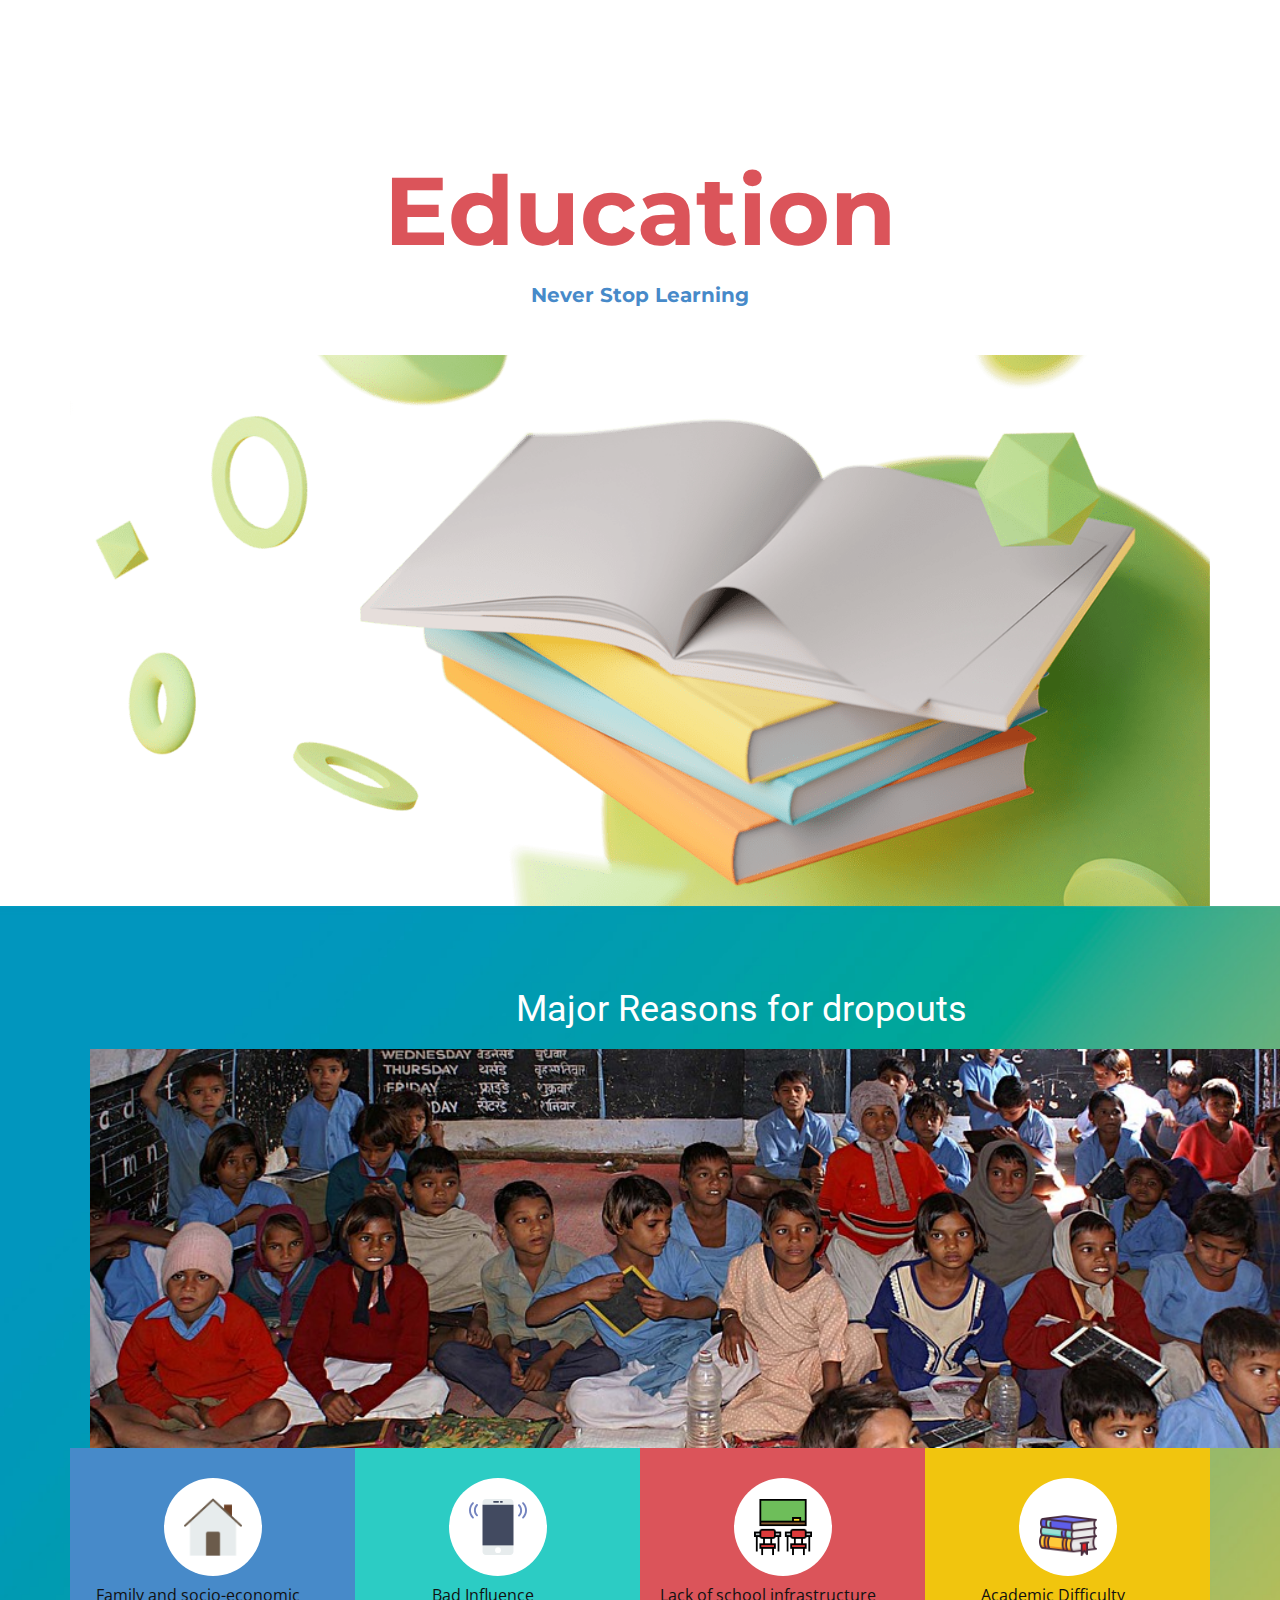
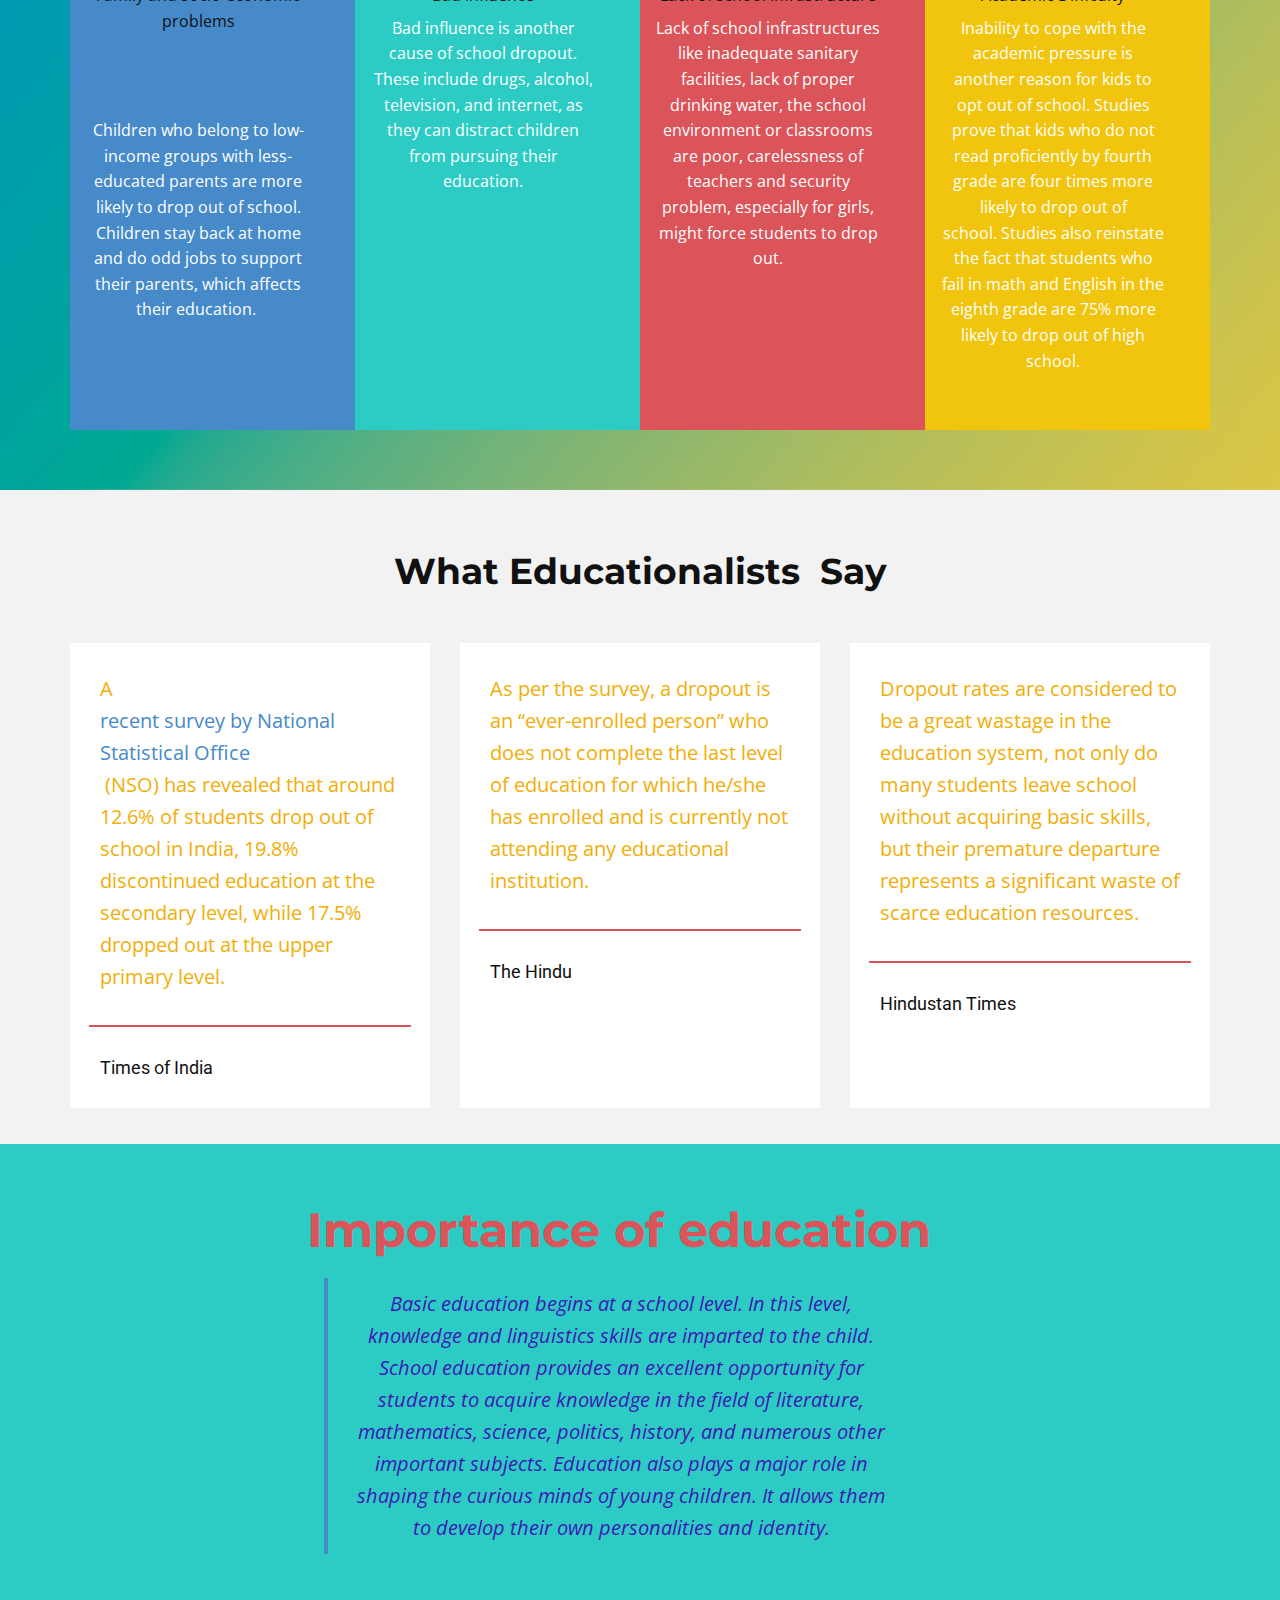
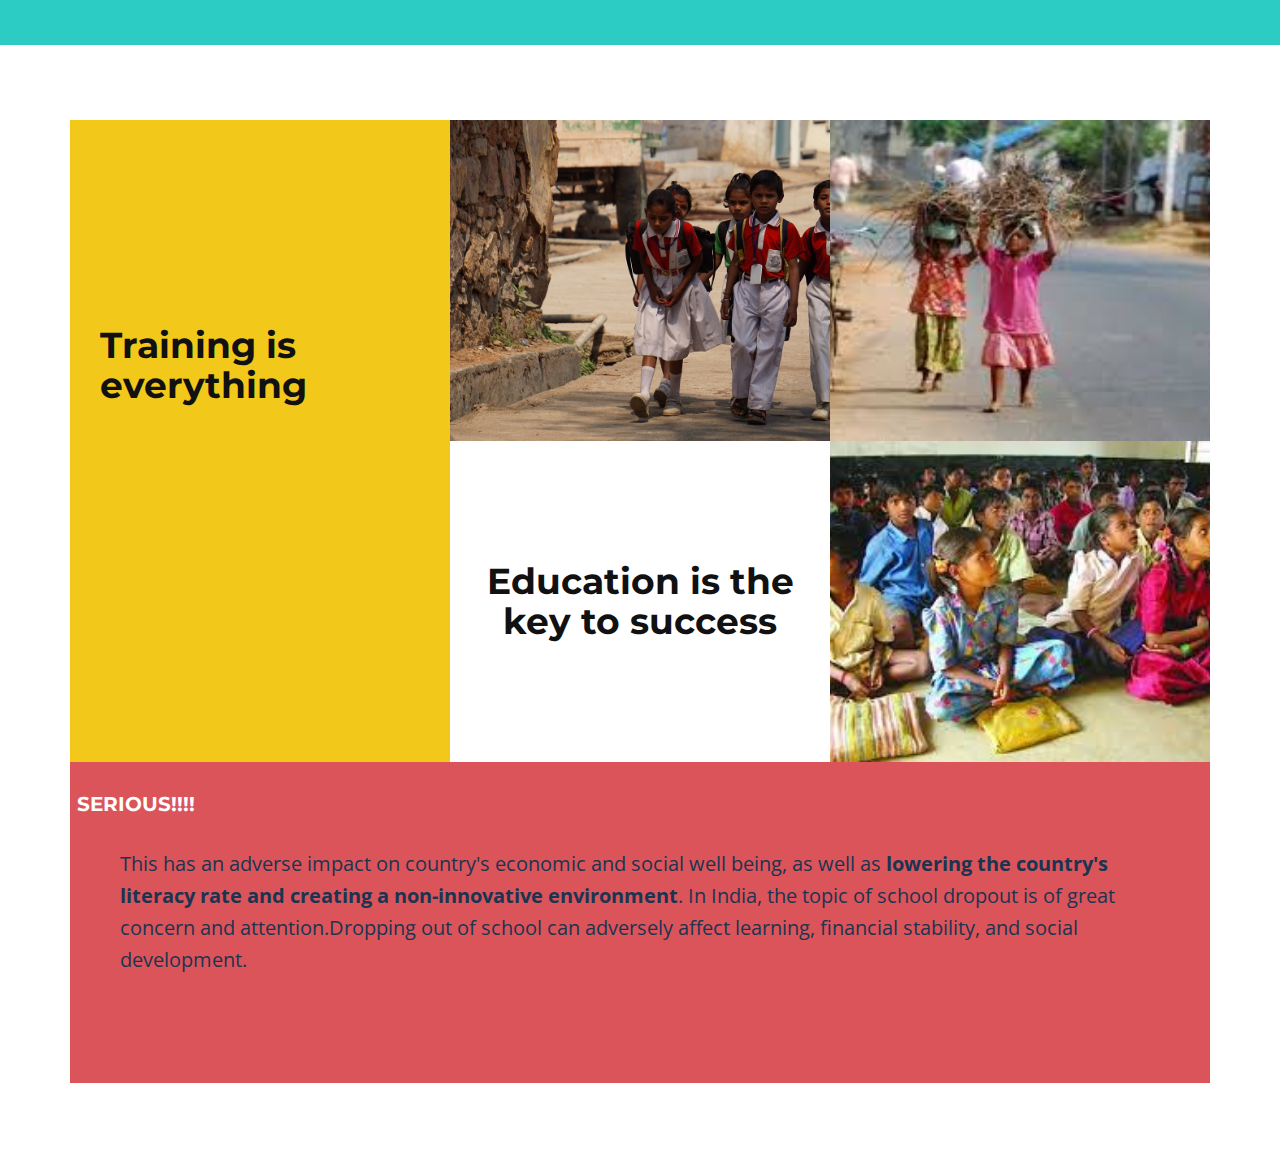
<file: Dropout/1st/A/Page-1.html>
<!DOCTYPE html>
<html style="font-size: 16px;" lang="en"><head>
    <meta name="viewport" content="width=device-width, initial-scale=1.0">
    <meta charset="utf-8">
    <meta name="keywords" content="Education, ​Your Kids is Our Future, ​Quick, Smart &amp;amp; Great Solutions, ​Our School Anniversary, Your Kids is Our Future, Training is everything, Education is the key to success, ​End of the School Year, ​Drop a line">
    <meta name="description" content="">
    <title>Page 1</title>
    <link rel="stylesheet" href="nicepage.css" media="screen">
<link rel="stylesheet" href="Page-1.css" media="screen">
    <script class="u-script" type="text/javascript" src="jquery.js" defer=""></script>
    <script class="u-script" type="text/javascript" src="nicepage.js" defer=""></script>
    <meta name="generator" content="Nicepage 5.1.5, nicepage.com">
    <link id="u-theme-google-font" rel="stylesheet" href="https://fonts.googleapis.com/css?family=Roboto:100,100i,300,300i,400,400i,500,500i,700,700i,900,900i|Open+Sans:300,300i,400,400i,500,500i,600,600i,700,700i,800,800i">
    <link id="u-page-google-font" rel="stylesheet" href="https://fonts.googleapis.com/css?family=Montserrat:100,100i,200,200i,300,300i,400,400i,500,500i,600,600i,700,700i,800,800i,900,900i">
    
    
    
    
    
    
    <script type="application/ld+json">{
		"@context": "http://schema.org",
		"@type": "Organization",
		"name": "",
		"logo": "images/default-logo.png"
}</script>
    <meta name="theme-color" content="#478ac9">
    <meta property="og:title" content="Page 1">
    <meta property="og:type" content="website">
  </head>
  <body class="u-body u-xl-mode" data-lang="en"><header class="u-clearfix u-header u-header" id="sec-3935"><div class="u-clearfix u-sheet u-valign-middle u-sheet-1">
     
              </div>
            </div>
            <div class="u-black u-menu-overlay u-opacity u-opacity-70"></div>
          </div>
        </nav>
      </div></header>
    <section class="u-clearfix u-section-1" id="sec-60bd">
      <div class="u-clearfix u-sheet u-sheet-1">
        <h1 class="u-align-center u-custom-font u-font-montserrat u-text u-text-palette-2-base u-text-1">Education</h1>
        <h5 class="u-align-center u-custom-font u-font-montserrat u-text u-text-default u-text-palette-1-base u-text-2"> Never Stop Learning</h5>
        <img class="u-expanded-width u-image u-image-default u-image-1" src="images/5807340-min.png" alt="" data-image-width="1422" data-image-height="900">
      </div>
    </section>
    <section class="u-align-center u-clearfix u-image u-valign-top-xs u-section-2" id="carousel_57d0" data-image-width="1980" data-image-height="1114">
      <h2 class="u-text u-text-body-alt-color u-text-default u-text-1">Major Reasons for dropouts</h2>
      <img class="u-image u-image-default u-image-1" src="images/image1.png" alt="" data-image-width="960" data-image-height="638">
      <div class="u-align-center u-list u-list-1">
        <div class="u-repeater u-repeater-1">
          <div class="u-align-center u-container-style u-custom-item u-list-item u-palette-1-base u-repeater-item u-list-item-1">
            <div class="u-container-layout u-similar-container u-container-layout-1"><span class="u-file-icon u-icon u-icon-circle u-white u-icon-1"><img src="images/149031.png" alt=""></span>
              <p class="u-text u-text-body-color u-text-2">Family and socio-economic problems<br>
                <a href="https://www.boldsky.com/insync/life/reasons-why-children-drop-out-from-primary-schools-129727.html?story=3" class="u-active-none u-border-none u-btn u-button-style u-hover-none u-none u-text-palette-1-base u-btn-1">https://www.boldsky.com/insync/life/reasons-why-children-drop-out-from-primary-schools-129727.html?story=3</a>
              </p>
              <p class="u-text u-text-white u-text-3">Children who belong to low-income groups with less-educated parents are more likely to drop out of school. Children stay back at home and do odd jobs to support their parents, which affects their education.&nbsp;<a href="https://www.boldsky.com/insync/life/reasons-why-children-drop-out-from-primary-schools-129727.html?story=3" class="u-active-none u-border-none u-btn u-button-style u-hover-none u-none u-text-palette-1-base u-btn-2">https://www.boldsky.com/insync/life/reasons-why-children-drop-out-from-primary-schools-129727.html?story=3</a>
              </p>
            </div>
          </div>
          <div class="u-align-center u-container-style u-custom-item u-list-item u-palette-4-base u-repeater-item u-list-item-2">
            <div class="u-container-layout u-similar-container u-container-layout-2"><span class="u-icon u-icon-circle u-white u-icon-2"><svg class="u-svg-link" preserveAspectRatio="xMidYMin slice" viewBox="0 0 59.998 59.998" style=""><use xmlns:xlink="http://www.w3.org/1999/xlink" xlink:href="#svg-81bd"></use></svg><svg class="u-svg-content" viewBox="0 0 59.998 59.998" x="0px" y="0px" id="svg-81bd" style="enable-background:new 0 0 59.998 59.998;"><path style="fill:#E7ECED;" d="M42.594,58.999H17.404c-1.881,0-3.405-1.525-3.405-3.405V4.404c0-1.881,1.525-3.405,3.405-3.405
	h25.189c1.881,0,3.405,1.525,3.405,3.405v51.189C45.999,57.474,44.474,58.999,42.594,58.999z"></path><circle style="fill:#FFFFFF;" cx="29.999" cy="53.999" r="3"></circle><path style="fill:#424A60;" d="M29.999,4.999h-4c-0.553,0-1-0.447-1-1s0.447-1,1-1h4c0.553,0,1,0.447,1,1S30.552,4.999,29.999,4.999
	z"></path><path style="fill:#424A60;" d="M33.999,4.999h-1c-0.553,0-1-0.447-1-1s0.447-1,1-1h1c0.553,0,1,0.447,1,1S34.552,4.999,33.999,4.999
	z"></path><path style="fill:#7383BF;" d="M55.904,21.241c-0.256,0-0.512-0.098-0.707-0.293c-0.391-0.391-0.391-1.023,0-1.414
	c3.736-3.736,3.736-9.815,0-13.552c-0.391-0.391-0.391-1.023,0-1.414s1.023-0.391,1.414,0c4.516,4.516,4.516,11.864,0,16.38
	C56.416,21.144,56.16,21.241,55.904,21.241z"></path><path style="fill:#7383BF;" d="M51.693,19.241c-0.256,0-0.512-0.098-0.707-0.293c-0.391-0.391-0.391-1.023,0-1.414
	c1.237-1.236,1.918-2.884,1.918-4.638s-0.681-3.401-1.918-4.639c-0.391-0.391-0.391-1.023,0-1.414s1.023-0.391,1.414,0
	c1.615,1.614,2.504,3.765,2.504,6.053s-0.889,4.438-2.504,6.052C52.205,19.144,51.949,19.241,51.693,19.241z"></path><path style="fill:#7383BF;" d="M4.094,21.241c-0.256,0-0.512-0.098-0.707-0.293c-4.516-4.516-4.516-11.864,0-16.38
	c0.391-0.391,1.023-0.391,1.414,0s0.391,1.023,0,1.414c-3.736,3.736-3.736,9.815,0,13.552c0.391,0.391,0.391,1.023,0,1.414
	C4.605,21.144,4.35,21.241,4.094,21.241z"></path><path style="fill:#7383BF;" d="M8.305,18.966c-0.256,0-0.512-0.098-0.707-0.293c-1.615-1.614-2.504-3.765-2.504-6.053
	s0.889-4.438,2.504-6.052c0.391-0.391,1.023-0.391,1.414,0s0.391,1.023,0,1.414c-1.237,1.236-1.918,2.884-1.918,4.638
	s0.681,3.401,1.918,4.639c0.391,0.391,0.391,1.023,0,1.414C8.816,18.868,8.561,18.966,8.305,18.966z"></path><rect x="13.999" y="6.999" style="fill:#424A60;" width="32" height="42"></rect></svg></span>
              <p class="u-text u-text-body-color u-text-4">Bad Influence</p>
              <p class="u-text u-text-white u-text-5">Bad influence is another cause of school dropout. These include drugs, alcohol, television, and internet, as they can distract children from pursuing their education.<br>&nbsp;
              </p>
            </div>
          </div>
          <div class="u-align-center u-container-style u-custom-item u-list-item u-palette-2-base u-repeater-item u-list-item-3">
            <div class="u-container-layout u-similar-container u-container-layout-3"><span class="u-file-icon u-icon u-icon-circle u-white u-icon-3"><img src="images/3197877.png" alt=""></span>
              <p class="u-text u-text-body-color u-text-6">Lack of school infrastructure</p>
              <p class="u-text u-text-white u-text-7">Lack of school infrastructures like inadequate sanitary facilities, lack of proper drinking water, the school environment or classrooms are poor, carelessness of teachers and security problem, especially for girls, might force students to drop out.<br>
                <br>
                <br>
              </p>
            </div>
          </div>
          <div class="u-align-center u-container-style u-custom-item u-list-item u-palette-3-base u-repeater-item u-list-item-4">
            <div class="u-container-layout u-similar-container u-container-layout-4"><span class="u-file-icon u-icon u-icon-circle u-white u-icon-4"><img src="images/3330314.png" alt=""></span>
              <p class="u-text u-text-body-color u-text-8">Academic Difficulty</p>
              <p class="u-text u-text-white u-text-9">Inability to cope with the academic pressure is another reason for kids to opt out of school.&nbsp;Studies prove that kids who do not read proficiently by fourth grade are four times more likely to drop out of school.&nbsp;Studies also reinstate the fact that students who fail in math and English in the eighth grade are 75% more likely to drop out of high school.</p>
            </div>
          </div>
        </div>
      </div>
    </section>
    <section class="u-align-left u-clearfix u-container-align-center u-grey-5 u-section-3" id="carousel_2324">
      <div class="u-clearfix u-sheet u-sheet-1">
        <h6 class="u-align-center u-custom-font u-font-montserrat u-text u-text-default u-text-1"> What Educationalists&nbsp; Say</h6>
        <div class="u-expanded-width u-list u-list-1">
          <div class="u-repeater u-repeater-1">
            <div class="u-align-left u-container-style u-list-item u-repeater-item u-shape-rectangle u-white u-list-item-1">
              <div class="u-container-layout u-similar-container u-container-layout-1">
                <p class="u-text u-text-custom-color-3 u-text-2"> A&nbsp;<a href="http://mospi.nic.in/sites/default/files/publication_reports/Report_585_75th_round_Education_final_1507_0.pdf" class="u-active-none u-border-none u-btn u-button-style u-hover-none u-none u-text-palette-1-base u-btn-1">recent survey by National Statistical Office</a>&nbsp;(NSO) has revealed that around 12.6% of students drop out of school in India, 19.8% discontinued education at the secondary level, while 17.5% dropped out at the upper primary level.&nbsp;
                </p>
                <div class="u-border-2 u-border-palette-2-base u-expanded-width u-line u-line-horizontal u-line-1"></div>
                <h6 class="u-text u-text-3">Times of India</h6>
              </div>
            </div>
            <div class="u-align-left u-container-style u-list-item u-repeater-item u-shape-rectangle u-white u-list-item-2">
              <div class="u-container-layout u-similar-container u-container-layout-2">
                <p class="u-text u-text-custom-color-3 u-text-4">As per the survey, a dropout is an “ever-enrolled person” who does not complete the last level of education for which he/she has enrolled and is currently not attending any educational institution.&nbsp;</p>
                <div class="u-border-2 u-border-palette-2-base u-expanded-width u-line u-line-horizontal u-line-2"></div>
                <h6 class="u-text u-text-5">The Hindu</h6>
              </div>
            </div>
            <div class="u-align-left u-container-style u-list-item u-repeater-item u-shape-rectangle u-white u-list-item-3">
              <div class="u-container-layout u-similar-container u-container-layout-3">
                <p class="u-text u-text-custom-color-3 u-text-6"> Dropout rates are considered to be a great wastage in the education system, not only do many students leave school without acquiring basic skills, but their premature departure represents a significant waste of scarce education resources.&nbsp;</p>
                <div class="u-border-2 u-border-palette-2-base u-expanded-width u-line u-line-horizontal u-line-3"></div>
                <h6 class="u-text u-text-7">Hindustan Times</h6>
              </div>
            </div>
          </div>
        </div>
      </div>
    </section>
    <section class="u-clearfix u-palette-4-base u-section-4" id="carousel_0360">
      <div class="u-clearfix u-sheet u-sheet-1">
        <h1 class="u-align-center u-custom-font u-font-montserrat u-text u-text-palette-2-base u-text-1">Importance of education</h1>
        <blockquote class="u-align-center u-text u-text-custom-color-2 u-text-2">Basic education begins at a school level. In this level, knowledge and linguistics skills are imparted to the child. School education provides an excellent opportunity for students to acquire knowledge in the field of literature, mathematics, science, politics, history, and numerous other important subjects. Education also plays a major role in shaping the curious minds of young children. It allows them to develop their own personalities and identity.</blockquote>
      </div>
    </section>
    <section class="u-align-center u-clearfix u-section-5" id="carousel_ffd0">
      <div class="u-clearfix u-sheet u-sheet-1">
        <div class="u-clearfix u-disable-padding u-expanded-width u-gutter-0 u-layout-wrap u-layout-wrap-1">
          <div class="u-layout">
            <div class="u-layout-col">
              <div class="u-size-40 u-size-60-md">
                <div class="u-layout-row">
                  <div class="u-size-20">
                    <div class="u-layout-col">
                      <div class="u-align-left u-container-style u-layout-cell u-left-cell u-opacity u-opacity-95 u-palette-3-base u-size-60 u-layout-cell-1">
                        <div class="u-container-layout u-container-layout-1">
                          <h2 class="u-custom-font u-font-montserrat u-text u-text-1">Training is everything</h2>
                        </div>
                      </div>
                    </div>
                  </div>
                  <div class="u-size-40">
                    <div class="u-layout-col">
                      <div class="u-size-30">
                        <div class="u-layout-row">
                          <div class="u-align-left u-container-style u-image u-layout-cell u-similar-fill u-size-30 u-image-1" data-image-width="1280" data-image-height="790">
                            <div class="u-container-layout u-container-layout-2"></div>
                          </div>
                          <div class="u-align-left u-container-align-center u-container-style u-image u-layout-cell u-right-cell u-similar-fill u-size-30 u-image-2" data-image-width="297" data-image-height="170">
                            <div class="u-container-layout u-container-layout-3"></div>
                          </div>
                        </div>
                      </div>
                      <div class="u-size-30">
                        <div class="u-layout-row">
                          <div class="u-container-style u-layout-cell u-shape-rectangle u-similar-fill u-size-30 u-layout-cell-4">
                            <div class="u-container-layout u-valign-middle u-container-layout-4">
                              <h1 class="u-align-center u-custom-font u-font-montserrat u-text u-text-2">Education is the key to success</h1>
                            </div>
                          </div>
                          <div class="u-align-left u-container-style u-image u-layout-cell u-right-cell u-size-30 u-image-3" data-image-width="260" data-image-height="194">
                            <div class="u-container-layout u-container-layout-5"></div>
                          </div>
                        </div>
                      </div>
                    </div>
                  </div>
                </div>
              </div>
              <div class="u-size-20 u-size-60-md">
                <div class="u-layout-row">
                  <div class="u-align-left u-container-style u-layout-cell u-palette-2-base u-right-cell u-size-60 u-layout-cell-6">
                    <div class="u-container-layout u-container-layout-6">
                      <h3 class="u-custom-font u-font-montserrat u-text u-text-3">SERIOUS!!!!</h3>
                      <p class="u-text u-text-custom-color-5 u-text-font u-text-4">This has an adverse impact on country's economic and social well being, as well as&nbsp;<b>lowering the country's literacy rate and creating a non-innovative environment</b>. In India, the topic of school dropout is of great concern and attention.​​Dropping out of school can adversely affect learning, financial stability, and social development.
                      </p>
                    </div>
                  </div>
                </div>
              </div>
            </div>
          </div>
        </div>
      </div>
    </section>

  
</body></html>
</file>
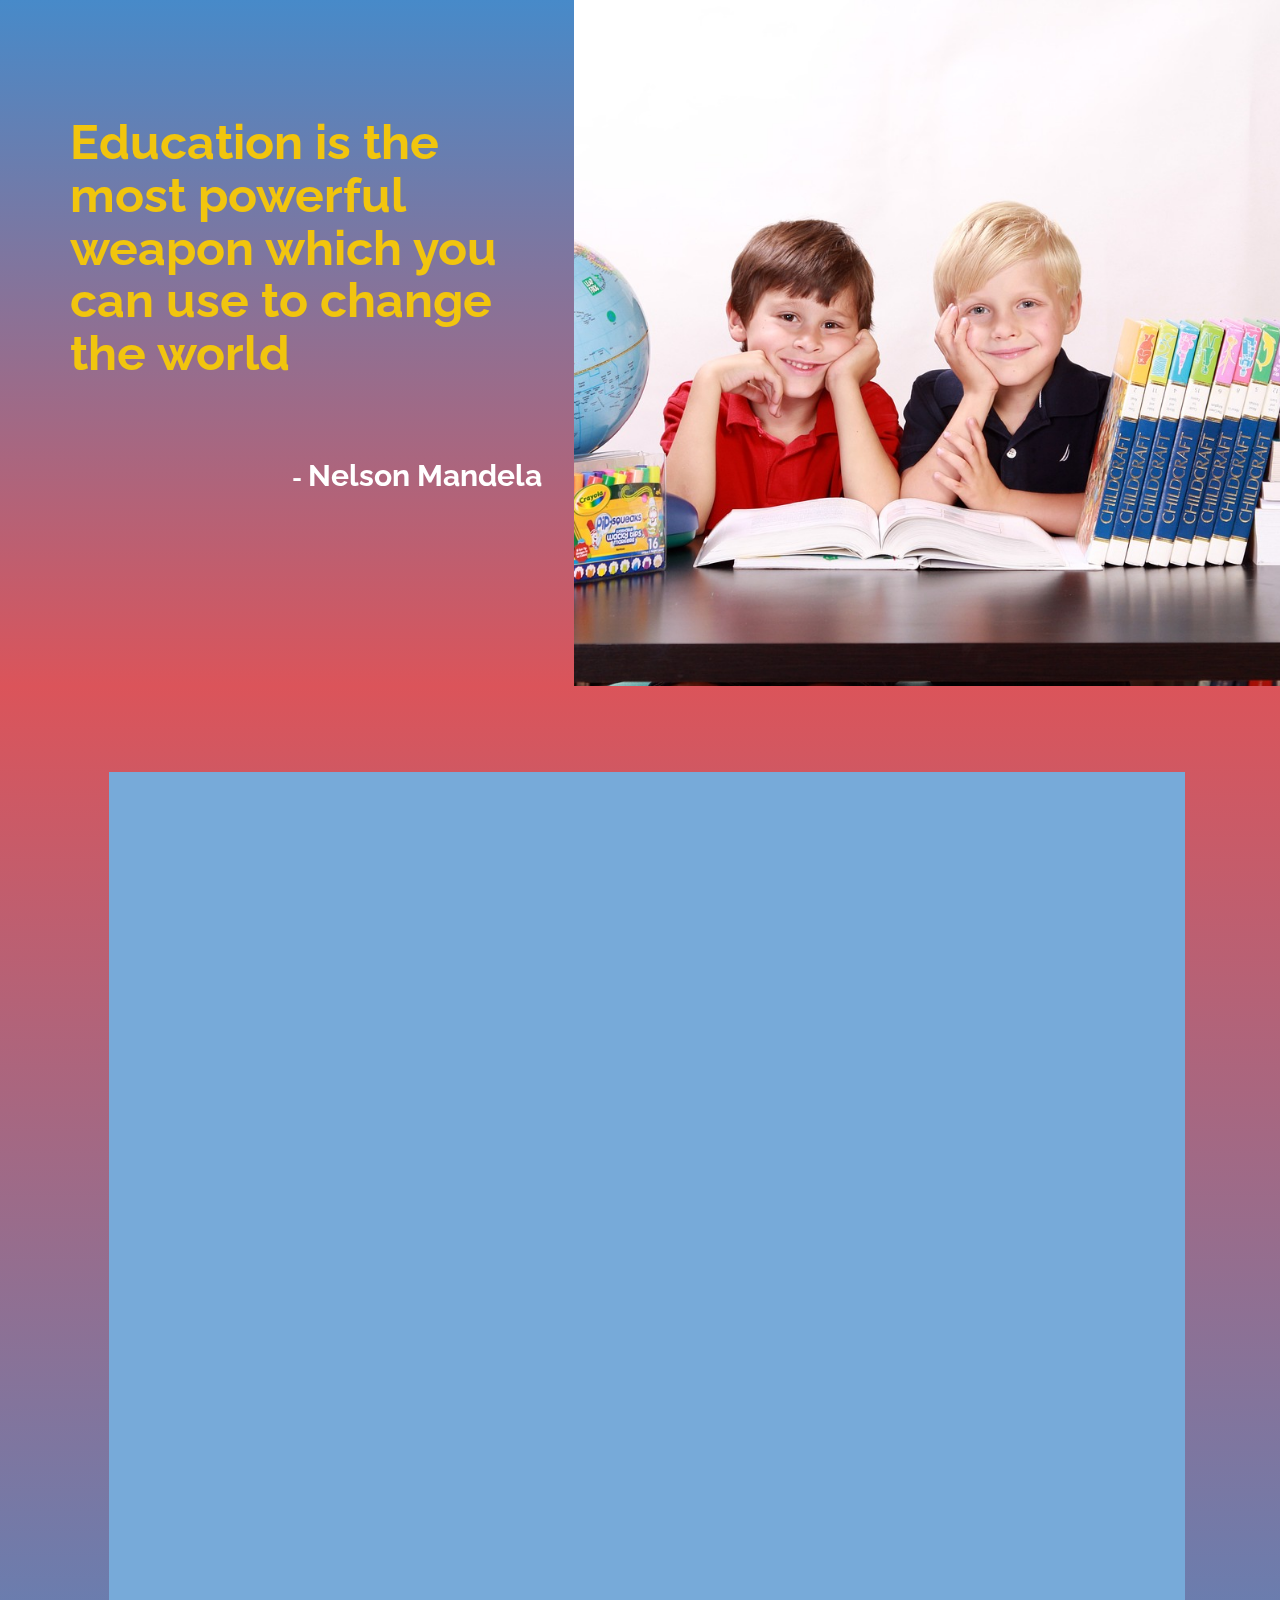
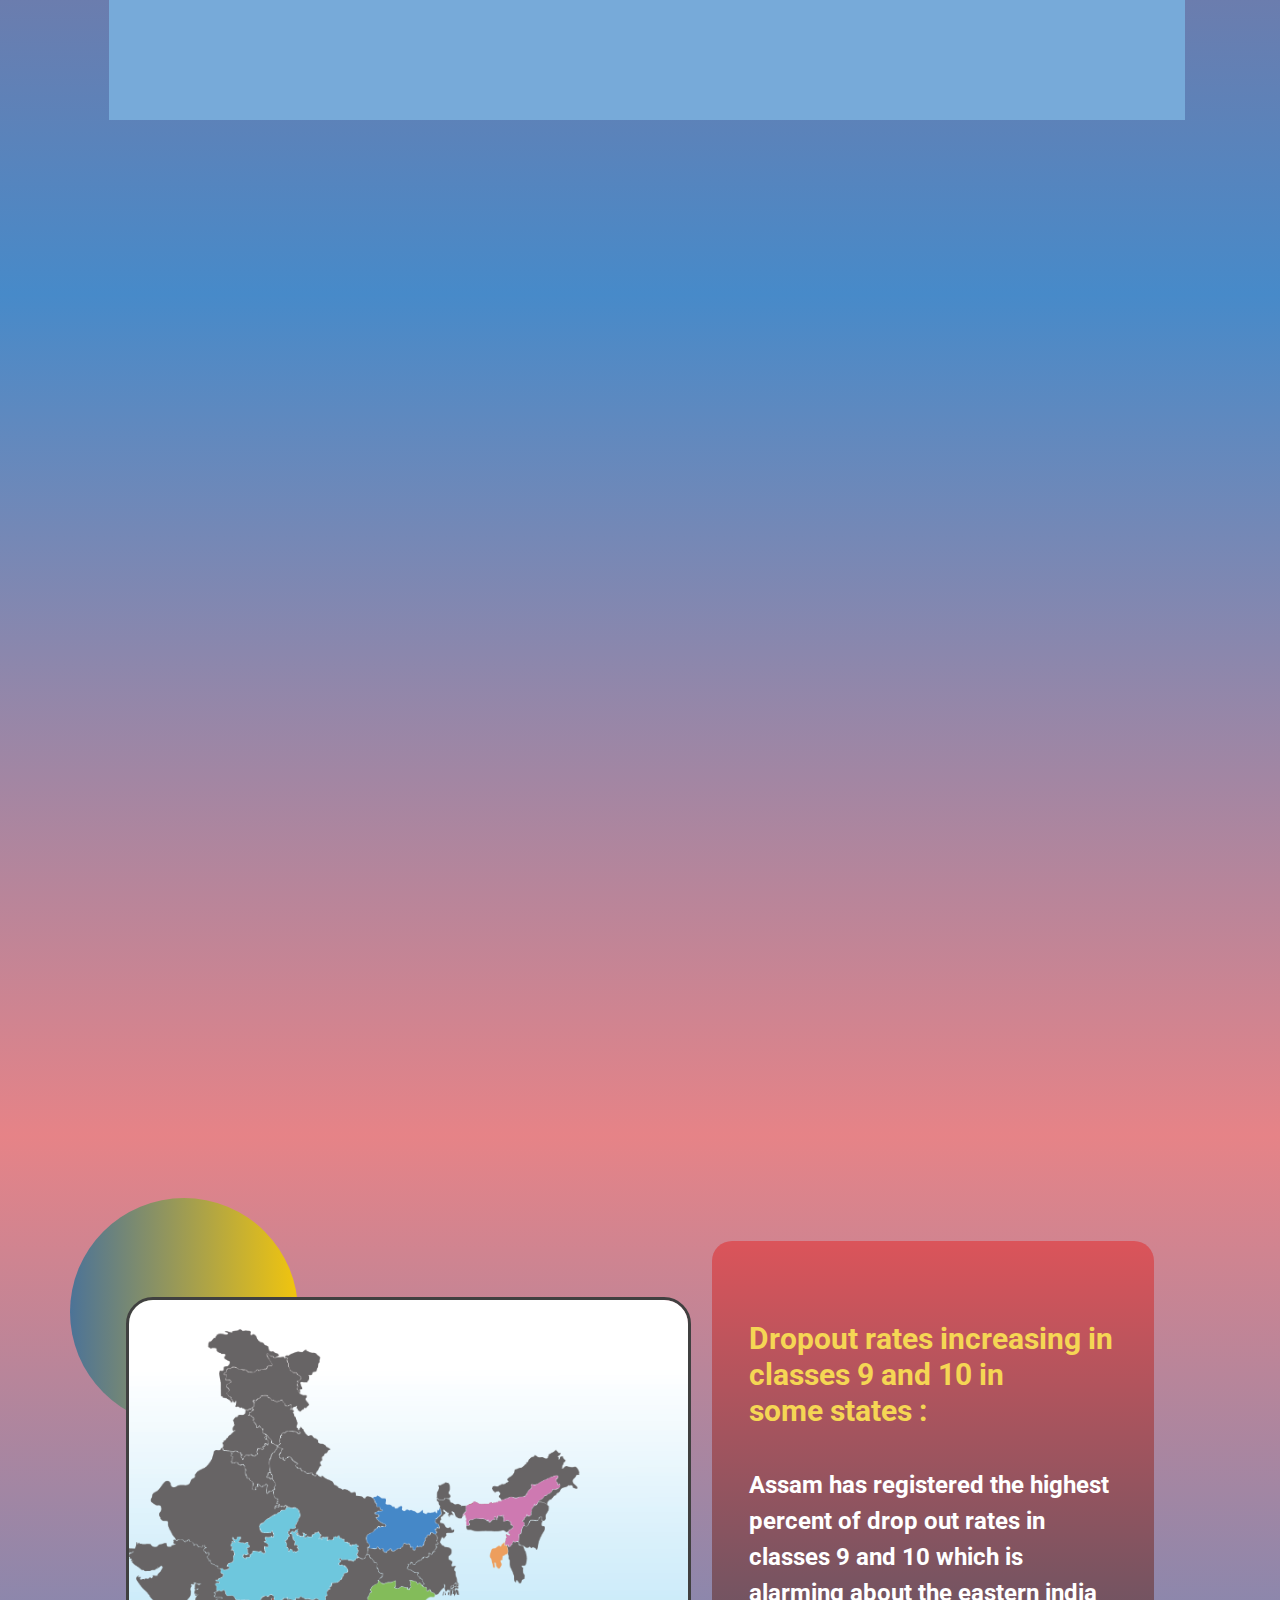
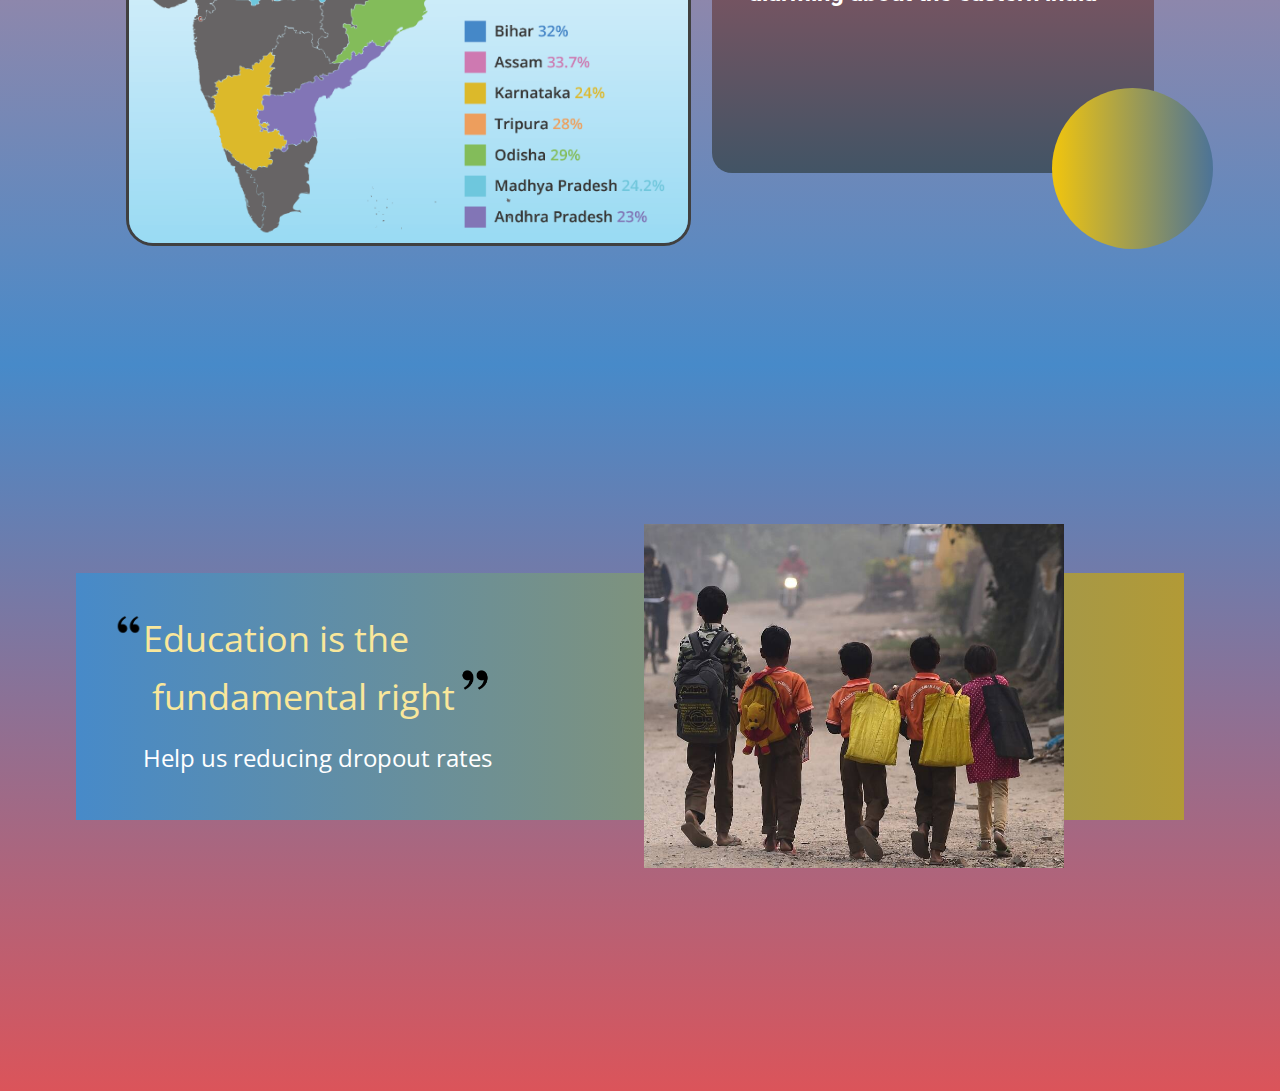
<file: Dropout/1st/B/Home.html>
<!DOCTYPE html>
<html style="font-size: 16px;" lang="en"><head>
    <meta name="viewport" content="width=device-width, initial-scale=1.0">
    <meta charset="utf-8">
    <meta name="keywords" content="​Library Education, ​Meet our Principal, ​Helping each child find and follow their best learning path.">
    <meta name="description" content="">
    <title>Home</title>
    <link rel="stylesheet" href="nicepage.css" media="screen">
<link rel="stylesheet" href="Home.css" media="screen">
    <script class="u-script" type="text/javascript" src="jquery.js" defer=""></script>
    <script class="u-script" type="text/javascript" src="nicepage.js" defer=""></script>
    <meta name="generator" content="Nicepage 5.1.5, nicepage.com">
    <link id="u-theme-google-font" rel="stylesheet" href="https://fonts.googleapis.com/css?family=Roboto:100,100i,300,300i,400,400i,500,500i,700,700i,900,900i|Open+Sans:300,300i,400,400i,500,500i,600,600i,700,700i,800,800i">
    <link id="u-page-google-font" rel="stylesheet" href="https://fonts.googleapis.com/css?family=Raleway:100,100i,200,200i,300,300i,400,400i,500,500i,600,600i,700,700i,800,800i,900,900i">
    
    
    
    
    
    
    <script type="application/ld+json">{
		"@context": "http://schema.org",
		"@type": "Organization",
		"name": "",
		"logo": "images/default-logo.png"
}</script>
    <meta name="theme-color" content="#478ac9">
    <meta property="og:title" content="Home">
    <meta property="og:type" content="website">
  </head>
  <body class="u-body u-xl-mode" data-lang="en">
    <section class="u-align-center u-clearfix u-gradient u-valign-middle-md u-valign-middle-sm u-valign-middle-xs u-section-1" id="carousel_1c50">
      <div class="u-clearfix u-gradient u-gutter-0 u-layout-wrap u-layout-wrap-1">
        <div class="u-layout" style="">
          <div class="u-layout-row" style="">
            <div class="u-align-left u-container-style u-gradient u-layout-cell u-left-cell u-size-25 u-size-xs-60 u-layout-cell-1" src="">
              <div class="u-container-layout u-container-layout-1">
                <h1 class="u-text u-text-body-alt-color u-text-1" data-animation-name="fadeIn" data-animation-duration="1000" data-animation-direction="Left" data-animation-delay="250">
                  <span class="u-text-palette-3-base" style="font-size: 3rem;">Education is the most powerful weapon which you can use to change the world<br>&nbsp; &nbsp; &nbsp; &nbsp; &nbsp; &nbsp; &nbsp;&nbsp;
                  </span>
                  <br>
                  <br>&nbsp; &nbsp; &nbsp; &nbsp; &nbsp; &nbsp; &nbsp; &nbsp; &nbsp; &nbsp; &nbsp; &nbsp; &nbsp; &nbsp; &nbsp; &nbsp; &nbsp; &nbsp; &nbsp;- <span style="font-size: 1.875rem;">Nelson Mandela</span>
                </h1>
              </div>
            </div>
            <div class="u-align-center u-container-style u-image u-layout-cell u-right-cell u-size-35 u-size-xs-60 u-image-1" data-image-width="1280" data-image-height="853">
              <div class="u-container-layout u-container-layout-2" src=""></div>
            </div>
          </div>
        </div>
      </div>
    </section>
    <section class="u-align-center u-clearfix u-gradient u-section-2" id="carousel_a809">
      <div class="u-clearfix u-sheet u-sheet-1">
        <div class="u-clearfix u-gutter-14 u-layout-spacing-vertical u-layout-wrap u-palette-1-light-1 u-layout-wrap-1">
          <div class="u-gutter-0 u-layout">
            <div class="u-layout-row">
              <div class="u-size-NaN">
                <div class="u-layout-row">
                  <div class="u-container-style u-layout-cell u-palette-2-light-2 u-radius-26 u-right-cell u-shape-round u-size-30 u-layout-cell-1" data-animation-name="fadeIn" data-animation-duration="1000" data-animation-direction="Left" data-animation-delay="250">
                    <div class="u-border-6 u-border-white u-container-layout u-container-layout-1">
                      <img class="u-image u-image-round u-radius-20 u-image-1" src="images/WhatsAppImage2022-10-10at21.27.42.jpg" alt="" data-image-width="792" data-image-height="877" data-animation-name="fadeIn" data-animation-duration="2000" data-animation-direction="Left" data-animation-delay="250">
                      <h5 class="u-align-center u-text u-text-1"> Caste wise Dropout Rates</h5>
                      <p class="u-align-center u-text u-text-2"> The Backward and the lower caste students are still deprived of education in this modern world especially in India</p><span class="u-file-icon u-icon u-icon-1"><img src="images/6900585.png" alt=""></span>
                      <p class="u-align-left u-text u-text-white u-text-3">HOW LONG DOES IT TAKE<br>&nbsp;TO SEE A CHANGE&nbsp;
                      </p>
                    </div>
                  </div>
                  <div class="cell-temp-clone u-container-style u-layout-cell u-palette-2-light-2 u-radius-26 u-right-cell u-shape-round u-size-30 u-layout-cell-2" data-animation-name="fadeIn" data-animation-duration="1000" data-animation-direction="Left" data-animation-delay="250">
                    <div class="u-border-6 u-border-white u-container-layout u-container-layout-2">
                      <img class="u-image u-image-round u-radius-31 u-image-2" src="images/Screenshot2022-12-11165530.png" alt="" data-image-width="1127" data-image-height="757" data-animation-name="fadeIn" data-animation-duration="2000" data-animation-direction="Left" data-animation-delay="250">
                      <h5 class="u-align-center u-text u-text-4"> Reasons for Dropout Rates</h5>
                      <p class="u-align-left u-text u-text-black u-text-5"> More than a dozen states, including Bihar,<br>&nbsp;West Bengal, Gujarat and Tripura, have a&nbsp;<br>school dropout rate higher than the&nbsp;<br>national average&nbsp;<br>of&nbsp;<b>14.6 per cent</b>
                      </p><span class="u-file-icon u-icon u-icon-2"><img src="images/1672451.png" alt=""></span>
                    </div>
                  </div>
                </div>
              </div>
            </div>
          </div>
        </div>
      </div>
    </section>
    <section class="u-align-center u-clearfix u-gradient u-section-3" id="carousel_fb8d">
      <div class="u-clearfix u-sheet u-sheet-1">
        <div class="u-expanded-width u-list u-list-1">
          <div class="u-repeater u-repeater-1">
            <div class="u-container-style u-list-item u-radius-20 u-repeater-item u-shape-round u-white u-list-item-1" data-animation-name="flipIn" data-animation-duration="1000" data-animation-direction="X" data-animation-delay="250">
              <div class="u-container-layout u-similar-container u-valign-top u-container-layout-1">
                <h3 class="u-text u-text-default u-text-palette-1-base u-text-1">01</h3>
                <p class="u-text u-text-palette-2-base u-text-2">Awareness camps can be conducted in cities,
towns, and villages to expose the hazards of illiteracy and unemployment</p>
              </div>
            </div>
            <div class="u-container-style u-list-item u-radius-20 u-repeater-item u-shape-round u-white" data-animation-name="flipIn" data-animation-duration="1000" data-animation-direction="X" data-animation-delay="250">
              <div class="u-container-layout u-similar-container u-valign-top u-container-layout-2">
                <h3 class="u-text u-text-default u-text-palette-1-base u-text-3">02</h3>
                <p class="u-text u-text-palette-2-base u-text-4">Creating appropriate infrastructure in non-urban
educational institutions, including integration of technology and digital tools
in both teaching and learning</p>
              </div>
            </div>
            <div class="u-container-style u-list-item u-radius-20 u-repeater-item u-shape-round u-white" data-animation-name="flipIn" data-animation-duration="1000" data-animation-direction="X" data-animation-delay="250">
              <div class="u-container-layout u-similar-container u-valign-top u-container-layout-3">
                <h3 class="u-text u-text-default u-text-palette-1-base u-text-5">03</h3>
                <p class="u-text u-text-palette-2-base u-text-6">Quality education should be provided so that
students, especially girls, from socio-economically disadvantaged groups do not
lose interest&nbsp;in&nbsp;learning</p>
              </div>
            </div>
            <div class="u-container-style u-list-item u-radius-20 u-repeater-item u-shape-round u-white" data-animation-name="flipIn" data-animation-duration="1000" data-animation-direction="X" data-animation-delay="250">
              <div class="u-container-layout u-similar-container u-valign-top u-container-layout-4">
                <h3 class="u-text u-text-default u-text-palette-1-base u-text-7">04</h3>
                <p class="u-text u-text-palette-2-base u-text-8">The final option is to &nbsp;explore&nbsp;
classroom-on-wheels and conducting classes in small batches at the town
and village levels</p>
              </div>
            </div>
            <div class="u-container-style u-list-item u-radius-20 u-repeater-item u-shape-round u-white" data-animation-name="flipIn" data-animation-duration="1000" data-animation-direction="X" data-animation-delay="250">
              <div class="u-container-layout u-similar-container u-valign-top u-container-layout-5">
                <h3 class="u-text u-text-default u-text-palette-1-base u-text-9">05</h3>
                <p class="u-text u-text-palette-2-base u-text-10">Not everyone can learn the
same. We can impact the drop out rate by providing alternatives like dual
enrolment, night schools etc</p>
              </div>
            </div>
            <div class="u-container-style u-list-item u-radius-20 u-repeater-item u-shape-round u-white" data-animation-name="flipIn" data-animation-duration="1000" data-animation-direction="X" data-animation-delay="250">
              <div class="u-container-layout u-similar-container u-valign-top u-container-layout-6">
                <h3 class="u-text u-text-default u-text-palette-1-base u-text-11">06</h3>
                <p class="u-text u-text-palette-2-base u-text-12">Ongoing support through
mentoring and tutoring help keep students on track and can reduce
the&nbsp;drop&nbsp;out&nbsp;rates</p>
              </div>
            </div>
          </div>
        </div>
      </div>
    </section>
    <section class="u-clearfix u-gradient u-section-4" id="carousel_09c7">
      <div class="u-clearfix u-sheet u-sheet-1">
        <div class="u-gradient u-preserve-proportions u-shape u-shape-circle u-shape-1"></div>
        <img class="u-align-left u-border-3 u-border-grey-75 u-image u-image-round u-radius-27 u-image-1" data-image-width="667" data-image-height="615" src="images/dropoutmap.png">
        <div class="u-container-style u-gradient u-group u-radius-20 u-shape-round u-group-1">
          <div class="u-container-layout u-container-layout-1">
            <h3 class="u-align-left u-text u-text-default u-text-palette-3-light-1 u-text-1"> Dropout rates increasing in classes 9 and 10 in&nbsp;<br> some states :<br>
              <br>
              <span style="font-size: 1.5rem;" class="u-text-white">Assam has registered the highest percent of drop out rates in classes 9 and 10 which is alarming about the eastern india</span>
            </h3>
            <div class="u-gradient u-preserve-proportions u-shape u-shape-circle u-shape-2"></div>
          </div>
        </div>
      </div>
    </section>
    <section class="u-clearfix u-gradient u-section-5" id="carousel_fa1f">
      <div class="u-clearfix u-sheet u-sheet-1">
        <div class="u-clearfix u-layout-wrap u-layout-wrap-1">
          <div class="u-layout">
            <div class="u-layout-row">
              <div class="u-align-left u-container-style u-layout-cell u-size-30 u-layout-cell-1">
                <div class="u-container-layout u-container-layout-1"><span class="u-icon u-text-palette-3-base u-icon-1"><svg class="u-svg-link" preserveAspectRatio="xMidYMin slice" viewBox="0 0 95.333 95.332" style=""><use xmlns:xlink="http://www.w3.org/1999/xlink" xlink:href="#svg-cbee"></use></svg><svg class="u-svg-content" viewBox="0 0 95.333 95.332" x="0px" y="0px" id="svg-cbee" style=""><g><g><path d="M30.512,43.939c-2.348-0.676-4.696-1.019-6.98-1.019c-3.527,0-6.47,0.806-8.752,1.793    c2.2-8.054,7.485-21.951,18.013-23.516c0.975-0.145,1.774-0.85,2.04-1.799l2.301-8.23c0.194-0.696,0.079-1.441-0.318-2.045    s-1.035-1.007-1.75-1.105c-0.777-0.106-1.569-0.16-2.354-0.16c-12.637,0-25.152,13.19-30.433,32.076    c-3.1,11.08-4.009,27.738,3.627,38.223c4.273,5.867,10.507,9,18.529,9.313c0.033,0.001,0.065,0.002,0.098,0.002    c9.898,0,18.675-6.666,21.345-16.209c1.595-5.705,0.874-11.688-2.032-16.851C40.971,49.307,36.236,45.586,30.512,43.939z"></path><path d="M92.471,54.413c-2.875-5.106-7.61-8.827-13.334-10.474c-2.348-0.676-4.696-1.019-6.979-1.019    c-3.527,0-6.471,0.806-8.753,1.793c2.2-8.054,7.485-21.951,18.014-23.516c0.975-0.145,1.773-0.85,2.04-1.799l2.301-8.23    c0.194-0.696,0.079-1.441-0.318-2.045c-0.396-0.604-1.034-1.007-1.75-1.105c-0.776-0.106-1.568-0.16-2.354-0.16    c-12.637,0-25.152,13.19-30.434,32.076c-3.099,11.08-4.008,27.738,3.629,38.225c4.272,5.866,10.507,9,18.528,9.312    c0.033,0.001,0.065,0.002,0.099,0.002c9.897,0,18.675-6.666,21.345-16.209C96.098,65.559,95.376,59.575,92.471,54.413z"></path>
</g>
</g></svg></span>
                  <div class="u-container-style u-gradient u-group u-shape-rectangle u-group-1">
                    <div class="u-container-layout u-container-layout-2"><span class="u-file-icon u-icon u-icon-2"><img src="images/7350737.png" alt=""></span>
                      <p class="u-text u-text-palette-3-light-2 u-text-1"> E​ducation is the<br>&nbsp;fundamental right<br>
                        <span style="font-size: 1.5rem;" class="u-text-white">Help us reducing dropout rates</span>
                      </p><span class="u-file-icon u-icon u-icon-3"><img src="images/7350738.png" alt=""></span>
                    </div>
                  </div>
                </div>
              </div>
              <div class="u-container-style u-layout-cell u-right-cell u-size-30 u-layout-cell-2">
                <div class="u-container-layout u-valign-middle u-container-layout-3">
                  <img src="images/schools-2.jpg" alt="" class="u-align-left u-image u-image-default u-image-1" data-image-width="1200" data-image-height="667">
                </div>
              </div>
            </div>
          </div>
        </div>
      </div>
    </section>
    
 
  
</body></html>
</file>
<file: 1/vendor/datepicker/daterangepicker.css>
.daterangepicker {
  position: absolute;
  color: inherit;
  background-color: #fff;
  border-radius: 4px;
  width: 278px;
  padding: 4px;
  margin-top: 1px;
  top: 100px;
  left: 20px;
  /* Calendars */ }
  .daterangepicker:before, .daterangepicker:after {
    position: absolute;
    display: inline-block;
    border-bottom-color: rgba(0, 0, 0, 0.2);
    content: ''; }
  .daterangepicker:before {
    top: -7px;
    border-right: 7px solid transparent;
    border-left: 7px solid transparent;
    border-bottom: 7px solid #ccc; }
  .daterangepicker:after {
    top: -6px;
    border-right: 6px solid transparent;
    border-bottom: 6px solid #fff;
    border-left: 6px solid transparent; }
  .daterangepicker.opensleft:before {
    right: 9px; }
  .daterangepicker.opensleft:after {
    right: 10px; }
  .daterangepicker.openscenter:before {
    left: 0;
    right: 0;
    width: 0;
    margin-left: auto;
    margin-right: auto; }
  .daterangepicker.openscenter:after {
    left: 0;
    right: 0;
    width: 0;
    margin-left: auto;
    margin-right: auto; }
  .daterangepicker.opensright:before {
    left: 9px; }
  .daterangepicker.opensright:after {
    left: 10px; }
  .daterangepicker.dropup {
    margin-top: -5px; }
    .daterangepicker.dropup:before {
      top: initial;
      bottom: -7px;
      border-bottom: initial;
      border-top: 7px solid #ccc; }
    .daterangepicker.dropup:after {
      top: initial;
      bottom: -6px;
      border-bottom: initial;
      border-top: 6px solid #fff; }
  .daterangepicker.dropdown-menu {
    max-width: none;
    z-index: 3001; }
  .daterangepicker.single .ranges, .daterangepicker.single .calendar {
    float: none; }
  .daterangepicker.show-calendar .calendar {
    display: block; }
  .daterangepicker .calendar {
    display: none;
    max-width: 270px;
    margin: 4px; }
    .daterangepicker .calendar.single .calendar-table {
      border: none; }
    .daterangepicker .calendar th, .daterangepicker .calendar td {
      white-space: nowrap;
      text-align: center;
      min-width: 32px; }
  .daterangepicker .calendar-table {
    border: 1px solid #fff;
    padding: 4px;
    border-radius: 4px;
    background-color: #fff; }
  .daterangepicker table {
    width: 100%;
    margin: 0; }
  .daterangepicker td, .daterangepicker th {
    text-align: center;
    width: 20px;
    height: 20px;
    border-radius: 4px;
    border: 1px solid transparent;
    white-space: nowrap;
    cursor: pointer; }
    .daterangepicker td.available:hover, .daterangepicker th.available:hover {
      background-color: #eee;
      border-color: transparent;
      color: inherit; }
    .daterangepicker td.week, .daterangepicker th.week {
      font-size: 80%;
      color: #ccc; }
  .daterangepicker td.off, .daterangepicker td.off.in-range, .daterangepicker td.off.start-date, .daterangepicker td.off.end-date {
    background-color: #fff;
    border-color: transparent;
    color: #999; }
  .daterangepicker td.in-range {
    background-color: #ebf4f8;
    border-color: transparent;
    color: #000;
    border-radius: 0; }
  .daterangepicker td.start-date {
    border-radius: 4px 0 0 4px; }
  .daterangepicker td.end-date {
    border-radius: 0 4px 4px 0; }
  .daterangepicker td.start-date.end-date {
    border-radius: 4px; }
  .daterangepicker td.active, .daterangepicker td.active:hover {
    background-color: #357ebd;
    border-color: transparent;
    color: #fff; }
  .daterangepicker th.month {
    width: auto; }
  .daterangepicker td.disabled, .daterangepicker option.disabled {
    color: #999;
    cursor: not-allowed;
    text-decoration: line-through; }
  .daterangepicker select.monthselect, .daterangepicker select.yearselect {
    font-size: 12px;
    padding: 1px;
    height: auto;
    margin: 0;
    cursor: default; }
  .daterangepicker select.monthselect {
    margin-right: 2%;
    width: 56%; }
  .daterangepicker select.yearselect {
    width: 40%; }
  .daterangepicker select.hourselect, .daterangepicker select.minuteselect, .daterangepicker select.secondselect, .daterangepicker select.ampmselect {
    width: 50px;
    margin-bottom: 0; }
  .daterangepicker .input-mini {
    border: 1px solid #ccc;
    border-radius: 4px;
    color: #555;
    height: 30px;
    line-height: 30px;
    display: block;
    vertical-align: middle;
    margin: 0 0 5px 0;
    padding: 0 6px 0 28px;
    width: 100%; }
    .daterangepicker .input-mini.active {
      border: 1px solid #08c;
      border-radius: 4px; }
  .daterangepicker .daterangepicker_input {
    position: relative; }
    .daterangepicker .daterangepicker_input i {
      position: absolute;
      left: 8px;
      top: 8px; }
  .daterangepicker.rtl .input-mini {
    padding-right: 28px;
    padding-left: 6px; }
  .daterangepicker.rtl .daterangepicker_input i {
    left: auto;
    right: 8px; }
  .daterangepicker .calendar-time {
    text-align: center;
    margin: 5px auto;
    line-height: 30px;
    position: relative;
    padding-left: 28px; }
    .daterangepicker .calendar-time select.disabled {
      color: #ccc;
      cursor: not-allowed; }

.ranges {
  font-size: 11px;
  float: none;
  margin: 4px;
  text-align: left; }
  .ranges ul {
    list-style: none;
    margin: 0 auto;
    padding: 0;
    width: 100%; }
  .ranges li {
    font-size: 13px;
    background-color: #f5f5f5;
    border: 1px solid #f5f5f5;
    border-radius: 4px;
    color: #08c;
    padding: 3px 12px;
    margin-bottom: 8px;
    cursor: pointer; }
    .ranges li:hover {
      background-color: #08c;
      border: 1px solid #08c;
      color: #fff; }
    .ranges li.active {
      background-color: #08c;
      border: 1px solid #08c;
      color: #fff; }

/*  Larger Screen Styling */
@media (min-width: 564px) {
  .daterangepicker {
    width: auto; }
    .daterangepicker .ranges ul {
      width: 160px; }
    .daterangepicker.single .ranges ul {
      width: 100%; }
    .daterangepicker.single .calendar.left {
      clear: none; }
    .daterangepicker.single.ltr .ranges, .daterangepicker.single.ltr .calendar {
      float: left; }
    .daterangepicker.single.rtl .ranges, .daterangepicker.single.rtl .calendar {
      float: right; }
    .daterangepicker.ltr {
      direction: ltr;
      text-align: left; }
      .daterangepicker.ltr .calendar.left {
        clear: left;
        margin-right: 0; }
        .daterangepicker.ltr .calendar.left .calendar-table {
          border-right: none;
          border-top-right-radius: 0;
          border-bottom-right-radius: 0; }
      .daterangepicker.ltr .calendar.right {
        margin-left: 0; }
        .daterangepicker.ltr .calendar.right .calendar-table {
          border-left: none;
          border-top-left-radius: 0;
          border-bottom-left-radius: 0; }
      .daterangepicker.ltr .left .daterangepicker_input {
        padding-right: 12px; }
      .daterangepicker.ltr .calendar.left .calendar-table {
        padding-right: 12px; }
      .daterangepicker.ltr .ranges, .daterangepicker.ltr .calendar {
        float: left; }
    .daterangepicker.rtl {
      direction: rtl;
      text-align: right; }
      .daterangepicker.rtl .calendar.left {
        clear: right;
        margin-left: 0; }
        .daterangepicker.rtl .calendar.left .calendar-table {
          border-left: none;
          border-top-left-radius: 0;
          border-bottom-left-radius: 0; }
      .daterangepicker.rtl .calendar.right {
        margin-right: 0; }
        .daterangepicker.rtl .calendar.right .calendar-table {
          border-right: none;
          border-top-right-radius: 0;
          border-bottom-right-radius: 0; }
      .daterangepicker.rtl .left .daterangepicker_input {
        padding-left: 12px; }
      .daterangepicker.rtl .calendar.left .calendar-table {
        padding-left: 12px; }
      .daterangepicker.rtl .ranges, .daterangepicker.rtl .calendar {
        text-align: right;
        float: right; } }
@media (min-width: 730px) {
  .daterangepicker .ranges {
    width: auto; }
  .daterangepicker.ltr .ranges {
    float: left; }
  .daterangepicker.rtl .ranges {
    float: right; }
  .daterangepicker .calendar.left {
    clear: none !important; } }
</file>
<file: 1/css/main.css>
/* ==========================================================================
   #FONT
   ========================================================================== */
.font-robo {
  font-family: "Roboto", "Arial", "Helvetica Neue", sans-serif;
}

.font-poppins {
  font-family: "Poppins", "Arial", "Helvetica Neue", sans-serif;
}

/* ==========================================================================
   #GRID
   ========================================================================== */
.row {
  display: -webkit-box;
  display: -webkit-flex;
  display: -moz-box;
  display: -ms-flexbox;
  display: flex;
  -webkit-flex-wrap: wrap;
  -ms-flex-wrap: wrap;
  flex-wrap: wrap;
}

.row-space {
  -webkit-box-pack: justify;
  -webkit-justify-content: space-between;
  -moz-box-pack: justify;
  -ms-flex-pack: justify;
  justify-content: space-between;
}

.col-2 {
  width: -webkit-calc((100% - 60px) / 2);
  width: -moz-calc((100% - 60px) / 2);
  width: calc((100% - 60px) / 2);
}

@media (max-width: 767px) {
  .col-2 {
    width: 100%;
  }
}

/* ==========================================================================
   #BOX-SIZING
   ========================================================================== */
/**
 * More sensible default box-sizing:
 * css-tricks.com/inheriting-box-sizing-probably-slightly-better-best-practice
 */
html {
  -webkit-box-sizing: border-box;
  -moz-box-sizing: border-box;
  box-sizing: border-box;
}

* {
  padding: 0;
  margin: 0;
}

*, *:before, *:after {
  -webkit-box-sizing: inherit;
  -moz-box-sizing: inherit;
  box-sizing: inherit;
}

/* ==========================================================================
   #RESET
   ========================================================================== */
/**
 * A very simple reset that sits on top of Normalize.css.
 */
body,
h1, h2, h3, h4, h5, h6,
blockquote, p, pre,
dl, dd, ol, ul,
figure,
hr,
fieldset, legend {
  margin: 0;
  padding: 0;
}

/**
 * Remove trailing margins from nested lists.
 */
li > ol,
li > ul {
  margin-bottom: 0;
}

/**
 * Remove default table spacing.
 */
table {
  border-collapse: collapse;
  border-spacing: 0;
}

/**
 * 1. Reset Chrome and Firefox behaviour which sets a `min-width: min-content;`
 *    on fieldsets.
 */
fieldset {
  min-width: 0;
  /* [1] */
  border: 0;
}

button {
  outline: none;
  background: none;
  border: none;
}

/* ==========================================================================
   #PAGE WRAPPER
   ========================================================================== */
.page-wrapper {
  min-height: 100vh;
}

body {
  font-family: "Poppins", "Arial", "Helvetica Neue", sans-serif;
  font-weight: 400;
  font-size: 14px;
}

h1, h2, h3, h4, h5, h6 {
  font-weight: 400;
}

h1 {
  font-size: 36px;
}

h2 {
  font-size: 30px;
}

h3 {
  font-size: 24px;
}

h4 {
  font-size: 18px;
}

h5 {
  font-size: 15px;
}

h6 {
  font-size: 13px;
}

/* ==========================================================================
   #BACKGROUND
   ========================================================================== */
.bg-blue {
  background: #2c6ed5;
}

.bg-red {
  background: #fa4251;
}

.bg-gra-01 {
  background: -webkit-gradient(linear, left bottom, left top, from(#fbc2eb), to(#a18cd1));
  background: -webkit-linear-gradient(bottom, #fbc2eb 0%, #a18cd1 100%);
  background: -moz-linear-gradient(bottom, #fbc2eb 0%, #a18cd1 100%);
  background: -o-linear-gradient(bottom, #fbc2eb 0%, #a18cd1 100%);
  background: linear-gradient(to top, #fbc2eb 0%, #a18cd1 100%);
}

/* ==========================================================================
   #SPACING
   ========================================================================== */
.p-t-100 {
  padding-top: 100px;
}

.p-t-180 {
  padding-top: 180px;
}

.p-t-20 {
  padding-top: 20px;
}

.p-t-10 {
  padding-top: 10px;
}

.p-t-30 {
  padding-top: 30px;
}

.p-b-100 {
  padding-bottom: 100px;
}

/* ==========================================================================
   #WRAPPER
   ========================================================================== */
.wrapper {
  margin: 0 auto;
}

.wrapper--w960 {
  max-width: 960px;
}

.wrapper--w780 {
  max-width: 780px;
}

.wrapper--w680 {
  max-width: 680px;
}

/* ==========================================================================
   #BUTTON
   ========================================================================== */
.btn {
  display: inline-block;
  line-height: 40px;
  padding: 0 33px;
  font-family: Poppins, Arial, "Helvetica Neue", sans-serif;
  cursor: pointer;
  color: #fff;
  -webkit-transition: all 0.4s ease;
  -o-transition: all 0.4s ease;
  -moz-transition: all 0.4s ease;
  transition: all 0.4s ease;
  font-size: 18px;
}

.btn--radius {
  -webkit-border-radius: 3px;
  -moz-border-radius: 3px;
  border-radius: 3px;
}

.btn--pill {
  -webkit-border-radius: 20px;
  -moz-border-radius: 20px;
  border-radius: 20px;
}

.btn--green {
  background: #57b846;
}

.btn--green:hover {
  background: #4dae3c;
}

/* ==========================================================================
   #DATE PICKER
   ========================================================================== */
td.active {
  background-color: #2c6ed5;
}

input[type="date" i] {
  padding: 14px;
}

.table-condensed td, .table-condensed th {
  font-size: 14px;
  font-family: "Roboto", "Arial", "Helvetica Neue", sans-serif;
  font-weight: 400;
}

.daterangepicker td {
  width: 40px;
  height: 30px;
}

.daterangepicker {
  border: none;
  -webkit-box-shadow: 0px 8px 20px 0px rgba(0, 0, 0, 0.15);
  -moz-box-shadow: 0px 8px 20px 0px rgba(0, 0, 0, 0.15);
  box-shadow: 0px 8px 20px 0px rgba(0, 0, 0, 0.15);
  display: none;
  border: 1px solid #e0e0e0;
  margin-top: 5px;
}

.daterangepicker::after, .daterangepicker::before {
  display: none;
}

.daterangepicker thead tr th {
  padding: 10px 0;
}

.daterangepicker .table-condensed th select {
  border: 1px solid #ccc;
  -webkit-border-radius: 3px;
  -moz-border-radius: 3px;
  border-radius: 3px;
  font-size: 14px;
  padding: 5px;
  outline: none;
}

/* ==========================================================================
   #FORM
   ========================================================================== */
input {
  outline: none;
  margin: 0;
  border: none;
  -webkit-box-shadow: none;
  -moz-box-shadow: none;
  box-shadow: none;
  width: 100%;
  font-size: 14px;
  font-family: inherit;
}

.input-icon {
  position: absolute;
  font-size: 18px;
  color: #ccc;
  right: 8px;
  top: 50%;
  -webkit-transform: translateY(-50%);
  -moz-transform: translateY(-50%);
  -ms-transform: translateY(-50%);
  -o-transform: translateY(-50%);
  transform: translateY(-50%);
  cursor: pointer;
}

.input-group {
  position: relative;
  margin-bottom: 33px;
  border-bottom: 1px solid rgba(255, 255, 255, 0.2);
}

.input--style-3 {
  padding: 5px 0;
  font-size: 16px;
  color: #ccc;
  background: transparent;
}

.input--style-3::-webkit-input-placeholder {
  /* WebKit, Blink, Edge */
  color: #ccc;
}

.input--style-3:-moz-placeholder {
  /* Mozilla Firefox 4 to 18 */
  color: #ccc;
  opacity: 1;
}

.input--style-3::-moz-placeholder {
  /* Mozilla Firefox 19+ */
  color: #ccc;
  opacity: 1;
}

.input--style-3:-ms-input-placeholder {
  /* Internet Explorer 10-11 */
  color: #ccc;
}

.input--style-3:-ms-input-placeholder {
  /* Microsoft Edge */
  color: #ccc;
}

/* ==========================================================================
   #SELECT2
   ========================================================================== */
.select--no-search .select2-search {
  display: none !important;
}

.rs-select2 .select2-container {
  width: 100% !important;
  outline: none;
}

.rs-select2 .select2-container .select2-selection--single {
  outline: none;
  border: none;
  height: 36px;
  background: transparent;
}

.rs-select2 .select2-container .select2-selection--single .select2-selection__rendered {
  line-height: 36px;
  padding-left: 0;
  color: #ccc;
  font-size: 16px;
  font-family: inherit;
}

.rs-select2 .select2-container .select2-selection--single .select2-selection__arrow {
  height: 34px;
  right: 4px;
  display: -webkit-box;
  display: -webkit-flex;
  display: -moz-box;
  display: -ms-flexbox;
  display: flex;
  -webkit-box-pack: center;
  -webkit-justify-content: center;
  -moz-box-pack: center;
  -ms-flex-pack: center;
  justify-content: center;
  -webkit-box-align: center;
  -webkit-align-items: center;
  -moz-box-align: center;
  -ms-flex-align: center;
  align-items: center;
}

.rs-select2 .select2-container .select2-selection--single .select2-selection__arrow b {
  display: none;
}

.rs-select2 .select2-container .select2-selection--single .select2-selection__arrow:after {
  font-family: "Material-Design-Iconic-Font";
  content: '\f2f9';
  font-size: 18px;
  color: #ccc;
  -webkit-transition: all 0.4s ease;
  -o-transition: all 0.4s ease;
  -moz-transition: all 0.4s ease;
  transition: all 0.4s ease;
}

.rs-select2 .select2-container.select2-container--open .select2-selection--single .select2-selection__arrow::after {
  -webkit-transform: rotate(-180deg);
  -moz-transform: rotate(-180deg);
  -ms-transform: rotate(-180deg);
  -o-transform: rotate(-180deg);
  transform: rotate(-180deg);
}

.select2-container--open .select2-dropdown--below {
  border: none;
  -webkit-border-radius: 3px;
  -moz-border-radius: 3px;
  border-radius: 3px;
  -webkit-box-shadow: 0px 8px 20px 0px rgba(0, 0, 0, 0.15);
  -moz-box-shadow: 0px 8px 20px 0px rgba(0, 0, 0, 0.15);
  box-shadow: 0px 8px 20px 0px rgba(0, 0, 0, 0.15);
  border: 1px solid #e0e0e0;
  margin-top: 5px;
  overflow: hidden;
}

/* ==========================================================================
   #TITLE
   ========================================================================== */
.title {
  font-size: 24px;
  color: #fff;
  font-weight: 400;
  margin-bottom: 36px;
}

/* ==========================================================================
   #CARD
   ========================================================================== */
.card {
  overflow: hidden;
  -webkit-border-radius: 3px;
  -moz-border-radius: 3px;
  border-radius: 3px;
  background: #fff;
}

.card-3 {
  background: #000;
  -webkit-border-radius: 10px;
  -moz-border-radius: 10px;
  border-radius: 10px;
  -webkit-box-shadow: 0px 8px 20px 0px rgba(0, 0, 0, 0.15);
  -moz-box-shadow: 0px 8px 20px 0px rgba(0, 0, 0, 0.15);
  box-shadow: 0px 8px 20px 0px rgba(0, 0, 0, 0.15);
  width: 100%;
  display: table;
}

.card-3 .card-heading {
  background: url("../images/hello.jpg") top left/cover no-repeat;
  display: table-cell;
  width: 50%;
}

.card-3 .card-body {
  padding: 57px 65px;
  padding-bottom: 65px;
  display: table-cell;
}

@media (max-width: 767px) {
  .card-3 {
    display: block;
  }
  .card-3 .card-heading {
    display: block;
    width: 100%;
    padding-top: 400px;
    background-position: center center;
  }
  .card-3 .card-body {
    display: block;
    width: 100%;
    padding: 37px 30px;
    padding-bottom: 45px;
  }
}
</file>
<file: 3/css/main.css>
html {
  line-height: 1.15;
  /* 1 */
  -ms-text-size-adjust: 100%;
  /* 2 */
  -webkit-text-size-adjust: 100%;
  /* 2 */
}

/* Sections
   ========================================================================== */
/**
 * Remove the margin in all browsers (opinionated).
 */
body {
  margin: 0;
}

/**
 * Add the correct display in IE 9-.
 */
article,
aside,
footer,
header,
nav,
section {
  display: block;
}

/**
 * Correct the font size and margin on `h1` elements within `section` and
 * `article` contexts in Chrome, Firefox, and Safari.
 */
h1 {
  font-size: 2em;
  margin: 0.67em 0;
}

/* Grouping content
   ========================================================================== */
/**
 * Add the correct display in IE 9-.
 * 1. Add the correct display in IE.
 */
figcaption,
figure,
main {
  /* 1 */
  display: block;
}

/**
 * Add the correct margin in IE 8.
 */
figure {
  margin: 1em 40px;
}

/**
 * 1. Add the correct box sizing in Firefox.
 * 2. Show the overflow in Edge and IE.
 */
hr {
  box-sizing: content-box;
  /* 1 */
  height: 0;
  /* 1 */
  overflow: visible;
  /* 2 */
}

/**
 * 1. Correct the inheritance and scaling of font size in all browsers.
 * 2. Correct the odd `em` font sizing in all browsers.
 */
pre {
  font-family: monospace, monospace;
  /* 1 */
  font-size: 1em;
  /* 2 */
}

/* Text-level semantics
   ========================================================================== */
/**
 * 1. Remove the gray background on active links in IE 10.
 * 2. Remove gaps in links underline in iOS 8+ and Safari 8+.
 */
a {
  background-color: transparent;
  /* 1 */
  -webkit-text-decoration-skip: objects;
  /* 2 */
}

/**
 * 1. Remove the bottom border in Chrome 57- and Firefox 39-.
 * 2. Add the correct text decoration in Chrome, Edge, IE, Opera, and Safari.
 */
abbr[title] {
  border-bottom: none;
  /* 1 */
  text-decoration: underline;
  /* 2 */
  text-decoration: underline dotted;
  /* 2 */
}

/**
 * Prevent the duplicate application of `bolder` by the next rule in Safari 6.
 */
b,
strong {
  font-weight: inherit;
}

/**
 * Add the correct font weight in Chrome, Edge, and Safari.
 */
b,
strong {
  font-weight: bolder;
}

/**
 * 1. Correct the inheritance and scaling of font size in all browsers.
 * 2. Correct the odd `em` font sizing in all browsers.
 */
code,
kbd,
samp {
  font-family: monospace, monospace;
  /* 1 */
  font-size: 1em;
  /* 2 */
}

/**
 * Add the correct font style in Android 4.3-.
 */
dfn {
  font-style: italic;
}

/**
 * Add the correct background and color in IE 9-.
 */
mark {
  background-color: #ff0;
  color: #000;
}

/**
 * Add the correct font size in all browsers.
 */
small {
  font-size: 80%;
}

/**
 * Prevent `sub` and `sup` elements from affecting the line height in
 * all browsers.
 */
sub,
sup {
  font-size: 75%;
  line-height: 0;
  position: relative;
  vertical-align: baseline;
}

sub {
  bottom: -0.25em;
}

sup {
  top: -0.5em;
}

/* Embedded content
   ========================================================================== */
/**
 * Add the correct display in IE 9-.
 */
audio,
video {
  display: inline-block;
}

/**
 * Add the correct display in iOS 4-7.
 */
audio:not([controls]) {
  display: none;
  height: 0;
}

/**
 * Remove the border on images inside links in IE 10-.
 */
img {
  border-style: none;
}

/**
 * Hide the overflow in IE.
 */
svg:not(:root) {
  overflow: hidden;
}

/* Forms
   ========================================================================== */
/**
 * 1. Change the font styles in all browsers (opinionated).
 * 2. Remove the margin in Firefox and Safari.
 */
button,
input,
optgroup,
select,
textarea {
  font-family: sans-serif;
  /* 1 */
  font-size: 100%;
  /* 1 */
  line-height: 1.15;
  /* 1 */
  margin: 0;
  /* 2 */
}

/**
 * Show the overflow in IE.
 * 1. Show the overflow in Edge.
 */
button,
input {
  /* 1 */
  overflow: visible;
}

/**
 * Remove the inheritance of text transform in Edge, Firefox, and IE.
 * 1. Remove the inheritance of text transform in Firefox.
 */
button,
select {
  /* 1 */
  text-transform: none;
}

/**
 * 1. Prevent a WebKit bug where (2) destroys native `audio` and `video`
 *    controls in Android 4.
 * 2. Correct the inability to style clickable types in iOS and Safari.
 */
button,
html [type="button"],
[type="reset"],
[type="submit"] {
  -webkit-appearance: button;
  /* 2 */
}

/**
 * Remove the inner border and padding in Firefox.
 */
button::-moz-focus-inner,
[type="button"]::-moz-focus-inner,
[type="reset"]::-moz-focus-inner,
[type="submit"]::-moz-focus-inner {
  border-style: none;
  padding: 0;
}

/**
 * Restore the focus styles unset by the previous rule.
 */
button:-moz-focusring,
[type="button"]:-moz-focusring,
[type="reset"]:-moz-focusring,
[type="submit"]:-moz-focusring {
  outline: 1px dotted ButtonText;
}

/**
 * Correct the padding in Firefox.
 */
fieldset {
  padding: 0.35em 0.75em 0.625em;
}

/**
 * 1. Correct the text wrapping in Edge and IE.
 * 2. Correct the color inheritance from `fieldset` elements in IE.
 * 3. Remove the padding so developers are not caught out when they zero out
 *    `fieldset` elements in all browsers.
 */
legend {
  box-sizing: border-box;
  /* 1 */
  color: inherit;
  /* 2 */
  display: table;
  /* 1 */
  max-width: 100%;
  /* 1 */
  padding: 0;
  /* 3 */
  white-space: normal;
  /* 1 */
}

/**
 * 1. Add the correct display in IE 9-.
 * 2. Add the correct vertical alignment in Chrome, Firefox, and Opera.
 */
progress {
  display: inline-block;
  /* 1 */
  vertical-align: baseline;
  /* 2 */
}

/**
 * Remove the default vertical scrollbar in IE.
 */
textarea {
  overflow: auto;
}

/**
 * 1. Add the correct box sizing in IE 10-.
 * 2. Remove the padding in IE 10-.
 */
[type="checkbox"],
[type="radio"] {
  box-sizing: border-box;
  /* 1 */
  padding: 0;
  /* 2 */
}

/**
 * Correct the cursor style of increment and decrement buttons in Chrome.
 */
[type="number"]::-webkit-inner-spin-button,
[type="number"]::-webkit-outer-spin-button {
  height: auto;
}

/**
 * 1. Correct the odd appearance in Chrome and Safari.
 * 2. Correct the outline style in Safari.
 */
[type="search"] {
  -webkit-appearance: textfield;
  /* 1 */
  outline-offset: -2px;
  /* 2 */
}

/**
 * Remove the inner padding and cancel buttons in Chrome and Safari on macOS.
 */
[type="search"]::-webkit-search-cancel-button,
[type="search"]::-webkit-search-decoration {
  -webkit-appearance: none;
}

/**
 * 1. Correct the inability to style clickable types in iOS and Safari.
 * 2. Change font properties to `inherit` in Safari.
 */
::-webkit-file-upload-button {
  -webkit-appearance: button;
  /* 1 */
  font: inherit;
  /* 2 */
}

/* Interactive
   ========================================================================== */
/*
 * Add the correct display in IE 9-.
 * 1. Add the correct display in Edge, IE, and Firefox.
 */
details,
menu {
  display: block;
}

/*
 * Add the correct display in all browsers.
 */
summary {
  display: list-item;
}

/* Scripting
   ========================================================================== */
/**
 * Add the correct display in IE 9-.
 */
canvas {
  display: inline-block;
}

/**
 * Add the correct display in IE.
 */
template {
  display: none;
}

/* Hidden
   ========================================================================== */
/**
 * Add the correct display in IE 10-.
 */
[hidden] {
  display: none;
}

html {
  height: 100%;
}

fieldset {
  margin: 0;
  padding: 0;
  -webkit-margin-start: 0;
  -webkit-margin-end: 0;
  -webkit-padding-before: 0;
  -webkit-padding-start: 0;
  -webkit-padding-end: 0;
  -webkit-padding-after: 0;
  border: 0;
}

legend {
  margin: 0;
  padding: 0;
  display: block;
  -webkit-padding-start: 0;
  -webkit-padding-end: 0;
}

/*===============================
=            Choices            =
===============================*/
.choices {
  position: relative;
  margin-bottom: 24px;
  font-size: 16px;
}

.choices:focus {
  outline: none;
}

.choices:last-child {
  margin-bottom: 0;
}

.choices.is-disabled .choices__inner, .choices.is-disabled .choices__input {
  background-color: #EAEAEA;
  cursor: not-allowed;
  -webkit-user-select: none;
     -moz-user-select: none;
      -ms-user-select: none;
          user-select: none;
}

.choices.is-disabled .choices__item {
  cursor: not-allowed;
}

.choices[data-type*="select-one"] {
  cursor: pointer;
}

.choices[data-type*="select-one"] .choices__inner {
  padding-bottom: 7.5px;
}

.choices[data-type*="select-one"] .choices__input {
  display: block;
  width: 100%;
  padding: 10px;
  border-bottom: 1px solid #DDDDDD;
  background-color: #FFFFFF;
  margin: 0;
}

.choices[data-type*="select-one"] .choices__button {
  background-image: url("../../icons/cross-inverse.svg");
  padding: 0;
  background-size: 8px;
  height: 100%;
  position: absolute;
  top: 50%;
  right: 0;
  margin-top: -10px;
  margin-right: 25px;
  height: 20px;
  width: 20px;
  border-radius: 10em;
  opacity: .5;
}

.choices[data-type*="select-one"] .choices__button:hover, .choices[data-type*="select-one"] .choices__button:focus {
  opacity: 1;
}

.choices[data-type*="select-one"] .choices__button:focus {
  box-shadow: 0px 0px 0px 2px #00BCD4;
}

.choices[data-type*="select-one"]:after {
  content: "";
  height: 0;
  width: 0;
  border-style: solid;
  border-color: #333333 transparent transparent transparent;
  border-width: 5px;
  position: absolute;
  right: 11.5px;
  top: 50%;
  margin-top: -2.5px;
  pointer-events: none;
}

.choices[data-type*="select-one"].is-open:after {
  border-color: transparent transparent #333333 transparent;
  margin-top: -7.5px;
}

.choices[data-type*="select-one"][dir="rtl"]:after {
  left: 11.5px;
  right: auto;
}

.choices[data-type*="select-one"][dir="rtl"] .choices__button {
  right: auto;
  left: 0;
  margin-left: 25px;
  margin-right: 0;
}

.choices[data-type*="select-multiple"] .choices__inner, .choices[data-type*="text"] .choices__inner {
  cursor: text;
}

.choices[data-type*="select-multiple"] .choices__button, .choices[data-type*="text"] .choices__button {
  position: relative;
  display: inline-block;
  margin-top: 0;
  margin-right: -4px;
  margin-bottom: 0;
  margin-left: 8px;
  padding-left: 16px;
  border-left: 1px solid #008fa1;
  background-image: url("../../icons/cross.svg");
  background-size: 8px;
  width: 8px;
  line-height: 1;
  opacity: .75;
}

.choices[data-type*="select-multiple"] .choices__button:hover, .choices[data-type*="select-multiple"] .choices__button:focus, .choices[data-type*="text"] .choices__button:hover, .choices[data-type*="text"] .choices__button:focus {
  opacity: 1;
}

.choices__inner {
  display: inline-block;
  vertical-align: top;
  width: 100%;
  background-color: #f9f9f9;
  padding: 7.5px 7.5px 3.75px;
  border: 1px solid #DDDDDD;
  border-radius: 2.5px;
  font-size: 14px;
  min-height: 44px;
  overflow: hidden;
}

.is-focused .choices__inner, .is-open .choices__inner {
  border-color: #b7b7b7;
}

.is-open .choices__inner {
  border-radius: 2.5px 2.5px 0 0;
}

.is-flipped.is-open .choices__inner {
  border-radius: 0 0 2.5px 2.5px;
}

.choices__list {
  margin: 0;
  padding-left: 0;
  list-style: none;
}

.choices__list--single {
  display: inline-block;
  padding: 4px 16px 4px 4px;
  width: 100%;
}

[dir="rtl"] .choices__list--single {
  padding-right: 4px;
  padding-left: 16px;
}

.choices__list--single .choices__item {
  width: 100%;
}

.choices__list--multiple {
  display: inline;
}

.choices__list--multiple .choices__item {
  display: inline-block;
  vertical-align: middle;
  border-radius: 20px;
  padding: 4px 10px;
  font-size: 12px;
  font-weight: 500;
  margin-right: 3.75px;
  margin-bottom: 3.75px;
  background-color: #00BCD4;
  border: 1px solid #00a5bb;
  color: #FFFFFF;
  word-break: break-all;
}

.choices__list--multiple .choices__item[data-deletable] {
  padding-right: 5px;
}

[dir="rtl"] .choices__list--multiple .choices__item {
  margin-right: 0;
  margin-left: 3.75px;
}

.choices__list--multiple .choices__item.is-highlighted {
  background-color: #00a5bb;
  border: 1px solid #008fa1;
}

.is-disabled .choices__list--multiple .choices__item {
  background-color: #aaaaaa;
  border: 1px solid #919191;
}

.choices__list--dropdown {
  display: none;
  z-index: 1;
  position: absolute;
  width: 100%;
  background-color: #FFFFFF;
  border: 1px solid #DDDDDD;
  top: 100%;
  margin-top: -1px;
  border-bottom-left-radius: 2.5px;
  border-bottom-right-radius: 2.5px;
  overflow: hidden;
  word-break: break-all;
}

.choices__list--dropdown.is-active {
  display: block;
}

.is-open .choices__list--dropdown {
  border-color: #b7b7b7;
}

.is-flipped .choices__list--dropdown {
  top: auto;
  bottom: 100%;
  margin-top: 0;
  margin-bottom: -1px;
  border-radius: .25rem .25rem 0 0;
}

.choices__list--dropdown .choices__list {
  position: relative;
  max-height: 300px;
  overflow: auto;
  -webkit-overflow-scrolling: touch;
  will-change: scroll-position;
}

.choices__list--dropdown .choices__item {
  position: relative;
  padding: 10px;
  font-size: 14px;
}

[dir="rtl"] .choices__list--dropdown .choices__item {
  text-align: right;
}

@media (min-width: 640px) {
  .choices__list--dropdown .choices__item--selectable {
    padding-right: 100px;
  }
  .choices__list--dropdown .choices__item--selectable:after {
    content: attr(data-select-text);
    font-size: 12px;
    opacity: 0;
    position: absolute;
    right: 10px;
    top: 50%;
    transform: translateY(-50%);
  }
  [dir="rtl"] .choices__list--dropdown .choices__item--selectable {
    text-align: right;
    padding-left: 100px;
    padding-right: 10px;
  }
  [dir="rtl"] .choices__list--dropdown .choices__item--selectable:after {
    right: auto;
    left: 10px;
  }
}

.choices__list--dropdown .choices__item--selectable.is-highlighted {
  background-color: #f2f2f2;
}

.choices__list--dropdown .choices__item--selectable.is-highlighted:after {
  opacity: .5;
}

.choices__item {
  cursor: default;
}

.choices__item--selectable {
  cursor: pointer;
}

.choices__item--disabled {
  cursor: not-allowed;
  -webkit-user-select: none;
     -moz-user-select: none;
      -ms-user-select: none;
          user-select: none;
  opacity: .5;
}

.choices__heading {
  font-weight: 600;
  font-size: 12px;
  padding: 10px;
  border-bottom: 1px solid #f7f7f7;
  color: gray;
}

.choices__button {
  text-indent: -9999px;
  -webkit-appearance: none;
  -moz-appearance: none;
       appearance: none;
  border: 0;
  background-color: transparent;
  background-repeat: no-repeat;
  background-position: center;
  cursor: pointer;
}

.choices__button:focus {
  outline: none;
}

.choices__input {
  display: inline-block;
  vertical-align: baseline;
  background-color: #f9f9f9;
  font-size: 14px;
  margin-bottom: 5px;
  border: 0;
  border-radius: 0;
  max-width: 100%;
  padding: 4px 0 4px 2px;
}

.choices__input:focus {
  outline: 0;
}

[dir="rtl"] .choices__input {
  padding-right: 2px;
  padding-left: 0;
}

.choices__placeholder {
  opacity: .5;
}

/*=====  End of Choices  ======*/
* {
  box-sizing: border-box;
}

.s009 {
  min-height: 100vh;
  display: -ms-flexbox;
  display: flex;
  -ms-flex-pack: center;
      justify-content: center;
  -ms-flex-align: center;
      align-items: center;
  background: #d9eff5;
  padding: 15px;
  font-family: 'Lato', sans-serif;
}

.s009 form {
  width: 100%;
  max-width: 790px;
  margin: 0;
}

.s009 form .inner-form {
  width: 100%;
}

.s009 form .inner-form .input-field {
  position: relative;
}

.s009 form .inner-form .input-field input {
  height: 100%;
  border: 0;
  background: #fff;
  display: block;
  width: 100%;
  padding: 10px 32px 10px 70px;
  font-size: 18px;
  color: #666;
  border-radius: 3px;
  height: 70px;
  color: #555;
  font-family: 'Lato', sans-serif;
}

.s009 form .inner-form .input-field input.placeholder {
  color: #999;
  font-size: 18px;
  font-weight: 600;
}

.s009 form .inner-form .input-field input:-moz-placeholder {
  color: #999;
  font-size: 18px;
  font-weight: 600;
}

.s009 form .inner-form .input-field input::-webkit-input-placeholder {
  color: #999;
  font-size: 18px;
  font-weight: 600;
}

.s009 form .inner-form .input-field input:hover, .s009 form .inner-form .input-field input:focus {
  box-shadow: none;
  outline: 0;
}

.s009 form .inner-form .input-field .btn-search {
  min-width: 100px;
  height: 40px;
  padding: 0 15px;
  background: #00bbec;
  white-space: nowrap;
  border-radius: 0;
  font-size: 14px;
  color: #fff;
  transition: all .2s ease-out, color .2s ease-out;
  border: 0;
  cursor: pointer;
  font-weight: bold;
  box-shadow: 0px 2px 5px 0px rgba(0, 0, 0, 0.15);
}

.s009 form .inner-form .input-field .btn-search:hover, .s009 form .inner-form .input-field .btn-search:focus {
  background: #00a7d3;
}

.s009 form .inner-form .input-field .btn-delete {
  min-width: 100px;
  height: 40px;
  padding: 0 15px;
  background: transparent;
  white-space: nowrap;
  border-radius: 0;
  font-size: 14px;
  color: #666;
  transition: all .2s ease-out, color .2s ease-out;
  border: 0;
  cursor: pointer;
  font-weight: bold;
}

.s009 form .inner-form .input-field .btn-delete:hover, .s009 form .inner-form .input-field .btn-delete:focus {
  color: #000;
  outline: 0;
  box-shadow: none;
}

.s009 form .inner-form .basic-search {
  box-shadow: 0px 8px 20px 0px rgba(0, 0, 0, 0.15);
  border-bottom: 2px solid #00bbec;
}

.s009 form .inner-form .basic-search .input-field {
  width: 100%;
}

.s009 form .inner-form .basic-search .input-field input {
  padding: 10px 80px 10px 40px;
}

.s009 form .inner-form .basic-search .input-field .icon-wrap {
  position: absolute;
  top: 0;
  right: 0;
  display: -ms-flexbox;
  display: flex;
  -ms-flex-align: center;
      align-items: center;
  width: 60px;
  height: 100%;
}

.s009 form .inner-form .basic-search .input-field .icon-wrap svg {
  width: 34px;
  height: 34px;
  fill: #ccc;
}

.s009 form .inner-form .advance-search {
  background: #fff;
  padding: 40px;
  box-shadow: 0px 8px 20px 0px rgba(0, 0, 0, 0.15);
}

.s009 form .inner-form .advance-search .desc {
  font-size: 14px;
  color: #999;
  display: block;
  margin-bottom: 26px;
  font-weight: bold;
}

.s009 form .inner-form .advance-search .row {
  display: -ms-flexbox;
  display: flex;
  -ms-flex-pack: justify;
      justify-content: space-between;
  -ms-flex-align: center;
      align-items: center;
  margin-bottom: 20px;
}

.s009 form .inner-form .advance-search .row.second {
  margin-bottom: 46px;
}

.s009 form .inner-form .advance-search .row.third {
  margin-bottom: 0;
}

.s009 form .inner-form .advance-search .row.third .input-field {
  width: 100%;
  display: -ms-flexbox;
  display: flex;
  -ms-flex-pack: justify;
      justify-content: space-between;
  -ms-flex-align: center;
      align-items: center;
}

.s009 form .inner-form .advance-search .row.third .input-field .result-count {
  display: -ms-flexbox;
  display: flex;
  -ms-flex-pack: start;
      justify-content: flex-start;
  -ms-flex-align: center;
      align-items: center;
  width: 110px;
  color: #666;
  font-size: 14px;
}

.s009 form .inner-form .advance-search .row.third .input-field .result-count span {
  color: #00bbec;
  padding-right: 5px;
}

.s009 form .inner-form .advance-search .input-field {
  width: calc((100% - 40px) / 3);
}

.s009 form .inner-form .advance-search .input-select {
  height: 40px;
}

.s009 form .inner-form .advance-search .choices__inner {
  background: transparent;
  border-radius: 0;
  border: 0;
  border: 1px solid rgba(0, 0, 0, 0.1);
  height: 100%;
  color: #fff;
  display: -ms-flexbox;
  display: flex;
  -ms-flex-align: center;
      align-items: center;
  padding: 0;
  padding-right: 30px;
  font-size: 14px;
  min-height: 40px;
}

.s009 form .inner-form .advance-search .choices__inner .choices__list.choices__list--single {
  display: -ms-flexbox;
  display: flex;
  padding: 5px 18px;
  -ms-flex-align: center;
      align-items: center;
  height: 100%;
}

.s009 form .inner-form .advance-search .choices__inner .choices__item.choices__item--selectable.choices__placeholder {
  display: -ms-flexbox;
  display: flex;
  -ms-flex-align: center;
      align-items: center;
  height: 100%;
  opacity: 1;
  color: #666;
  font-weight: bold;
}

.s009 form .inner-form .advance-search .choices__inner .choices__list--single .choices__item {
  display: -ms-flexbox;
  display: flex;
  -ms-flex-align: center;
      align-items: center;
  height: 100%;
  color: #00bbec;
  font-weight: bold;
}

.s009 form .inner-form .advance-search .choices__list.choices__list--dropdown {
  border: 0;
  background: #fff;
  padding: 10px 18px 20px 18px;
  margin-top: 0;
  border-radius: 0;
  box-shadow: 0px 2px 5px 0px rgba(0, 0, 0, 0.15);
}

.s009 form .inner-form .advance-search .choices__list.choices__list--dropdown .choices__item--selectable {
  padding-right: 0;
}

.s009 form .inner-form .advance-search .choices__list--dropdown .choices__item--selectable.is-highlighted {
  background: transparent;
  color: #00bbec;
}

.s009 form .inner-form .advance-search .choices__list--dropdown .choices__item {
  color: #666;
  min-height: 20px;
  padding: 8px 0;
  font-weight: bold;
}

.s009 form .inner-form .advance-search .choices[data-type*="select-one"]:after {
  border: 0;
  width: 32px;
  height: 32px;
  margin: 0;
  transform: none;
  opacity: 1;
  right: 15px;
  top: 6px;
  background-size: 18px 18px;
  background-position: right center;
  background-image: url("data:image/svg+xml;charset=UTF-8,%3csvg fill='%23999' xmlns='http://www.w3.org/2000/svg' width='24' height='24' viewBox='0 0 24 24'%3e%3cpath d='M16.59 8.59L12 13.17 7.41 8.59 6 10l6 6 6-6z'/%3e%3c/svg%3e");
  background-repeat: no-repeat;
}

.s009 form .inner-form .advance-search .choices[data-type*="select-one"].is-open {
  box-shadow: 0px 1px 2px 0px rgba(0, 0, 0, 0.1);
}

.s009 form .inner-form .advance-search .choices[data-type*="select-one"].is-open:after {
  background-image: url("data:image/svg+xml;charset=UTF-8,%3csvg fill='%23999' xmlns='http://www.w3.org/2000/svg' width='24' height='24' viewBox='0 0 24 24'%3e%3cpath d='M12 8l-6 6 1.41 1.41L12 10.83l4.59 4.58L18 14z'/%3e%3c/svg%3e");
}

.s009 form .inner-form .advance-search .choices[data-type*="select-one"] .choices__button {
  display: none;
  -webkit-user-select: none;
     -moz-user-select: none;
      -ms-user-select: none;
          user-select: none;
}

@media screen and (max-width: 767px) {
  .s009 form .inner-form .basic-search .input-field input {
    padding: 10px 80px 10px 15px;
  }
  .s009 form .inner-form .basic-search .input-field .icon-wrap {
    width: 80px;
    -ms-flex-pack: center;
        justify-content: center;
  }
  .s009 form .inner-form .basic-search .input-field .icon-wrap svg {
    width: 30px;
    height: 30px;
  }
  .s009 form .inner-form .advance-search {
    padding: 30px 15px;
  }
  .s009 form .inner-form .advance-search .row {
    display: block;
  }
  .s009 form .inner-form .advance-search .input-field {
    width: 100%;
    margin-bottom: 20px;
  }
}

/*# sourceMappingURL=Searchs_009.css.map */
</file>
<file: 1/vendor/mdi-font/css/material-design-iconic-font.min.css>
@font-face{font-family:Material-Design-Iconic-Font;src:url(../fonts/Material-Design-Iconic-Font.woff2?v=2.2.0) format('woff2'),url(../fonts/Material-Design-Iconic-Font.woff?v=2.2.0) format('woff'),url(../fonts/Material-Design-Iconic-Font.ttf?v=2.2.0) format('truetype')}.zmdi{display:inline-block;font:normal normal normal 14px/1 'Material-Design-Iconic-Font';font-size:inherit;text-rendering:auto;-webkit-font-smoothing:antialiased;-moz-osx-font-smoothing:grayscale}.zmdi-hc-lg{font-size:1.33333333em;line-height:.75em;vertical-align:-15%}.zmdi-hc-2x{font-size:2em}.zmdi-hc-3x{font-size:3em}.zmdi-hc-4x{font-size:4em}.zmdi-hc-5x{font-size:5em}.zmdi-hc-fw{width:1.28571429em;text-align:center}.zmdi-hc-ul{padding-left:0;margin-left:2.14285714em;list-style-type:none}.zmdi-hc-ul>li{position:relative}.zmdi-hc-li{position:absolute;left:-2.14285714em;width:2.14285714em;top:.14285714em;text-align:center}.zmdi-hc-li.zmdi-hc-lg{left:-1.85714286em}.zmdi-hc-border{padding:.1em .25em;border:solid .1em #9e9e9e;border-radius:2px}.zmdi-hc-border-circle{padding:.1em .25em;border:solid .1em #9e9e9e;border-radius:50%}.zmdi.pull-left{float:left;margin-right:.15em}.zmdi.pull-right{float:right;margin-left:.15em}.zmdi-hc-spin{-webkit-animation:zmdi-spin 1.5s infinite linear;animation:zmdi-spin 1.5s infinite linear}.zmdi-hc-spin-reverse{-webkit-animation:zmdi-spin-reverse 1.5s infinite linear;animation:zmdi-spin-reverse 1.5s infinite linear}@-webkit-keyframes zmdi-spin{0%{-webkit-transform:rotate(0deg);transform:rotate(0deg)}100%{-webkit-transform:rotate(359deg);transform:rotate(359deg)}}@keyframes zmdi-spin{0%{-webkit-transform:rotate(0deg);transform:rotate(0deg)}100%{-webkit-transform:rotate(359deg);transform:rotate(359deg)}}@-webkit-keyframes zmdi-spin-reverse{0%{-webkit-transform:rotate(0deg);transform:rotate(0deg)}100%{-webkit-transform:rotate(-359deg);transform:rotate(-359deg)}}@keyframes zmdi-spin-reverse{0%{-webkit-transform:rotate(0deg);transform:rotate(0deg)}100%{-webkit-transform:rotate(-359deg);transform:rotate(-359deg)}}.zmdi-hc-rotate-90{-webkit-transform:rotate(90deg);-ms-transform:rotate(90deg);transform:rotate(90deg)}.zmdi-hc-rotate-180{-webkit-transform:rotate(180deg);-ms-transform:rotate(180deg);transform:rotate(180deg)}.zmdi-hc-rotate-270{-webkit-transform:rotate(270deg);-ms-transform:rotate(270deg);transform:rotate(270deg)}.zmdi-hc-flip-horizontal{-webkit-transform:scale(-1,1);-ms-transform:scale(-1,1);transform:scale(-1,1)}.zmdi-hc-flip-vertical{-webkit-transform:scale(1,-1);-ms-transform:scale(1,-1);transform:scale(1,-1)}.zmdi-hc-stack{position:relative;display:inline-block;width:2em;height:2em;line-height:2em;vertical-align:middle}.zmdi-hc-stack-1x,.zmdi-hc-stack-2x{position:absolute;left:0;width:100%;text-align:center}.zmdi-hc-stack-1x{line-height:inherit}.zmdi-hc-stack-2x{font-size:2em}.zmdi-hc-inverse{color:#fff}.zmdi-3d-rotation:before{content:'\f101'}.zmdi-airplane-off:before{content:'\f102'}.zmdi-airplane:before{content:'\f103'}.zmdi-album:before{content:'\f104'}.zmdi-archive:before{content:'\f105'}.zmdi-assignment-account:before{content:'\f106'}.zmdi-assignment-alert:before{content:'\f107'}.zmdi-assignment-check:before{content:'\f108'}.zmdi-assignment-o:before{content:'\f109'}.zmdi-assignment-return:before{content:'\f10a'}.zmdi-assignment-returned:before{content:'\f10b'}.zmdi-assignment:before{content:'\f10c'}.zmdi-attachment-alt:before{content:'\f10d'}.zmdi-attachment:before{content:'\f10e'}.zmdi-audio:before{content:'\f10f'}.zmdi-badge-check:before{content:'\f110'}.zmdi-balance-wallet:before{content:'\f111'}.zmdi-balance:before{content:'\f112'}.zmdi-battery-alert:before{content:'\f113'}.zmdi-battery-flash:before{content:'\f114'}.zmdi-battery-unknown:before{content:'\f115'}.zmdi-battery:before{content:'\f116'}.zmdi-bike:before{content:'\f117'}.zmdi-block-alt:before{content:'\f118'}.zmdi-block:before{content:'\f119'}.zmdi-boat:before{content:'\f11a'}.zmdi-book-image:before{content:'\f11b'}.zmdi-book:before{content:'\f11c'}.zmdi-bookmark-outline:before{content:'\f11d'}.zmdi-bookmark:before{content:'\f11e'}.zmdi-brush:before{content:'\f11f'}.zmdi-bug:before{content:'\f120'}.zmdi-bus:before{content:'\f121'}.zmdi-cake:before{content:'\f122'}.zmdi-car-taxi:before{content:'\f123'}.zmdi-car-wash:before{content:'\f124'}.zmdi-car:before{content:'\f125'}.zmdi-card-giftcard:before{content:'\f126'}.zmdi-card-membership:before{content:'\f127'}.zmdi-card-travel:before{content:'\f128'}.zmdi-card:before{content:'\f129'}.zmdi-case-check:before{content:'\f12a'}.zmdi-case-download:before{content:'\f12b'}.zmdi-case-play:before{content:'\f12c'}.zmdi-case:before{content:'\f12d'}.zmdi-cast-connected:before{content:'\f12e'}.zmdi-cast:before{content:'\f12f'}.zmdi-chart-donut:before{content:'\f130'}.zmdi-chart:before{content:'\f131'}.zmdi-city-alt:before{content:'\f132'}.zmdi-city:before{content:'\f133'}.zmdi-close-circle-o:before{content:'\f134'}.zmdi-close-circle:before{content:'\f135'}.zmdi-close:before{content:'\f136'}.zmdi-cocktail:before{content:'\f137'}.zmdi-code-setting:before{content:'\f138'}.zmdi-code-smartphone:before{content:'\f139'}.zmdi-code:before{content:'\f13a'}.zmdi-coffee:before{content:'\f13b'}.zmdi-collection-bookmark:before{content:'\f13c'}.zmdi-collection-case-play:before{content:'\f13d'}.zmdi-collection-folder-image:before{content:'\f13e'}.zmdi-collection-image-o:before{content:'\f13f'}.zmdi-collection-image:before{content:'\f140'}.zmdi-collection-item-1:before{content:'\f141'}.zmdi-collection-item-2:before{content:'\f142'}.zmdi-collection-item-3:before{content:'\f143'}.zmdi-collection-item-4:before{content:'\f144'}.zmdi-collection-item-5:before{content:'\f145'}.zmdi-collection-item-6:before{content:'\f146'}.zmdi-collection-item-7:before{content:'\f147'}.zmdi-collection-item-8:before{content:'\f148'}.zmdi-collection-item-9-plus:before{content:'\f149'}.zmdi-collection-item-9:before{content:'\f14a'}.zmdi-collection-item:before{content:'\f14b'}.zmdi-collection-music:before{content:'\f14c'}.zmdi-collection-pdf:before{content:'\f14d'}.zmdi-collection-plus:before{content:'\f14e'}.zmdi-collection-speaker:before{content:'\f14f'}.zmdi-collection-text:before{content:'\f150'}.zmdi-collection-video:before{content:'\f151'}.zmdi-compass:before{content:'\f152'}.zmdi-cutlery:before{content:'\f153'}.zmdi-delete:before{content:'\f154'}.zmdi-dialpad:before{content:'\f155'}.zmdi-dns:before{content:'\f156'}.zmdi-drink:before{content:'\f157'}.zmdi-edit:before{content:'\f158'}.zmdi-email-open:before{content:'\f159'}.zmdi-email:before{content:'\f15a'}.zmdi-eye-off:before{content:'\f15b'}.zmdi-eye:before{content:'\f15c'}.zmdi-eyedropper:before{content:'\f15d'}.zmdi-favorite-outline:before{content:'\f15e'}.zmdi-favorite:before{content:'\f15f'}.zmdi-filter-list:before{content:'\f160'}.zmdi-fire:before{content:'\f161'}.zmdi-flag:before{content:'\f162'}.zmdi-flare:before{content:'\f163'}.zmdi-flash-auto:before{content:'\f164'}.zmdi-flash-off:before{content:'\f165'}.zmdi-flash:before{content:'\f166'}.zmdi-flip:before{content:'\f167'}.zmdi-flower-alt:before{content:'\f168'}.zmdi-flower:before{content:'\f169'}.zmdi-font:before{content:'\f16a'}.zmdi-fullscreen-alt:before{content:'\f16b'}.zmdi-fullscreen-exit:before{content:'\f16c'}.zmdi-fullscreen:before{content:'\f16d'}.zmdi-functions:before{content:'\f16e'}.zmdi-gas-station:before{content:'\f16f'}.zmdi-gesture:before{content:'\f170'}.zmdi-globe-alt:before{content:'\f171'}.zmdi-globe-lock:before{content:'\f172'}.zmdi-globe:before{content:'\f173'}.zmdi-graduation-cap:before{content:'\f174'}.zmdi-home:before{content:'\f175'}.zmdi-hospital-alt:before{content:'\f176'}.zmdi-hospital:before{content:'\f177'}.zmdi-hotel:before{content:'\f178'}.zmdi-hourglass-alt:before{content:'\f179'}.zmdi-hourglass-outline:before{content:'\f17a'}.zmdi-hourglass:before{content:'\f17b'}.zmdi-http:before{content:'\f17c'}.zmdi-image-alt:before{content:'\f17d'}.zmdi-image-o:before{content:'\f17e'}.zmdi-image:before{content:'\f17f'}.zmdi-inbox:before{content:'\f180'}.zmdi-invert-colors-off:before{content:'\f181'}.zmdi-invert-colors:before{content:'\f182'}.zmdi-key:before{content:'\f183'}.zmdi-label-alt-outline:before{content:'\f184'}.zmdi-label-alt:before{content:'\f185'}.zmdi-label-heart:before{content:'\f186'}.zmdi-label:before{content:'\f187'}.zmdi-labels:before{content:'\f188'}.zmdi-lamp:before{content:'\f189'}.zmdi-landscape:before{content:'\f18a'}.zmdi-layers-off:before{content:'\f18b'}.zmdi-layers:before{content:'\f18c'}.zmdi-library:before{content:'\f18d'}.zmdi-link:before{content:'\f18e'}.zmdi-lock-open:before{content:'\f18f'}.zmdi-lock-outline:before{content:'\f190'}.zmdi-lock:before{content:'\f191'}.zmdi-mail-reply-all:before{content:'\f192'}.zmdi-mail-reply:before{content:'\f193'}.zmdi-mail-send:before{content:'\f194'}.zmdi-mall:before{content:'\f195'}.zmdi-map:before{content:'\f196'}.zmdi-menu:before{content:'\f197'}.zmdi-money-box:before{content:'\f198'}.zmdi-money-off:before{content:'\f199'}.zmdi-money:before{content:'\f19a'}.zmdi-more-vert:before{content:'\f19b'}.zmdi-more:before{content:'\f19c'}.zmdi-movie-alt:before{content:'\f19d'}.zmdi-movie:before{content:'\f19e'}.zmdi-nature-people:before{content:'\f19f'}.zmdi-nature:before{content:'\f1a0'}.zmdi-navigation:before{content:'\f1a1'}.zmdi-open-in-browser:before{content:'\f1a2'}.zmdi-open-in-new:before{content:'\f1a3'}.zmdi-palette:before{content:'\f1a4'}.zmdi-parking:before{content:'\f1a5'}.zmdi-pin-account:before{content:'\f1a6'}.zmdi-pin-assistant:before{content:'\f1a7'}.zmdi-pin-drop:before{content:'\f1a8'}.zmdi-pin-help:before{content:'\f1a9'}.zmdi-pin-off:before{content:'\f1aa'}.zmdi-pin:before{content:'\f1ab'}.zmdi-pizza:before{content:'\f1ac'}.zmdi-plaster:before{content:'\f1ad'}.zmdi-power-setting:before{content:'\f1ae'}.zmdi-power:before{content:'\f1af'}.zmdi-print:before{content:'\f1b0'}.zmdi-puzzle-piece:before{content:'\f1b1'}.zmdi-quote:before{content:'\f1b2'}.zmdi-railway:before{content:'\f1b3'}.zmdi-receipt:before{content:'\f1b4'}.zmdi-refresh-alt:before{content:'\f1b5'}.zmdi-refresh-sync-alert:before{content:'\f1b6'}.zmdi-refresh-sync-off:before{content:'\f1b7'}.zmdi-refresh-sync:before{content:'\f1b8'}.zmdi-refresh:before{content:'\f1b9'}.zmdi-roller:before{content:'\f1ba'}.zmdi-ruler:before{content:'\f1bb'}.zmdi-scissors:before{content:'\f1bc'}.zmdi-screen-rotation-lock:before{content:'\f1bd'}.zmdi-screen-rotation:before{content:'\f1be'}.zmdi-search-for:before{content:'\f1bf'}.zmdi-search-in-file:before{content:'\f1c0'}.zmdi-search-in-page:before{content:'\f1c1'}.zmdi-search-replace:before{content:'\f1c2'}.zmdi-search:before{content:'\f1c3'}.zmdi-seat:before{content:'\f1c4'}.zmdi-settings-square:before{content:'\f1c5'}.zmdi-settings:before{content:'\f1c6'}.zmdi-shield-check:before{content:'\f1c7'}.zmdi-shield-security:before{content:'\f1c8'}.zmdi-shopping-basket:before{content:'\f1c9'}.zmdi-shopping-cart-plus:before{content:'\f1ca'}.zmdi-shopping-cart:before{content:'\f1cb'}.zmdi-sign-in:before{content:'\f1cc'}.zmdi-sort-amount-asc:before{content:'\f1cd'}.zmdi-sort-amount-desc:before{content:'\f1ce'}.zmdi-sort-asc:before{content:'\f1cf'}.zmdi-sort-desc:before{content:'\f1d0'}.zmdi-spellcheck:before{content:'\f1d1'}.zmdi-storage:before{content:'\f1d2'}.zmdi-store-24:before{content:'\f1d3'}.zmdi-store:before{content:'\f1d4'}.zmdi-subway:before{content:'\f1d5'}.zmdi-sun:before{content:'\f1d6'}.zmdi-tab-unselected:before{content:'\f1d7'}.zmdi-tab:before{content:'\f1d8'}.zmdi-tag-close:before{content:'\f1d9'}.zmdi-tag-more:before{content:'\f1da'}.zmdi-tag:before{content:'\f1db'}.zmdi-thumb-down:before{content:'\f1dc'}.zmdi-thumb-up-down:before{content:'\f1dd'}.zmdi-thumb-up:before{content:'\f1de'}.zmdi-ticket-star:before{content:'\f1df'}.zmdi-toll:before{content:'\f1e0'}.zmdi-toys:before{content:'\f1e1'}.zmdi-traffic:before{content:'\f1e2'}.zmdi-translate:before{content:'\f1e3'}.zmdi-triangle-down:before{content:'\f1e4'}.zmdi-triangle-up:before{content:'\f1e5'}.zmdi-truck:before{content:'\f1e6'}.zmdi-turning-sign:before{content:'\f1e7'}.zmdi-wallpaper:before{content:'\f1e8'}.zmdi-washing-machine:before{content:'\f1e9'}.zmdi-window-maximize:before{content:'\f1ea'}.zmdi-window-minimize:before{content:'\f1eb'}.zmdi-window-restore:before{content:'\f1ec'}.zmdi-wrench:before{content:'\f1ed'}.zmdi-zoom-in:before{content:'\f1ee'}.zmdi-zoom-out:before{content:'\f1ef'}.zmdi-alert-circle-o:before{content:'\f1f0'}.zmdi-alert-circle:before{content:'\f1f1'}.zmdi-alert-octagon:before{content:'\f1f2'}.zmdi-alert-polygon:before{content:'\f1f3'}.zmdi-alert-triangle:before{content:'\f1f4'}.zmdi-help-outline:before{content:'\f1f5'}.zmdi-help:before{content:'\f1f6'}.zmdi-info-outline:before{content:'\f1f7'}.zmdi-info:before{content:'\f1f8'}.zmdi-notifications-active:before{content:'\f1f9'}.zmdi-notifications-add:before{content:'\f1fa'}.zmdi-notifications-none:before{content:'\f1fb'}.zmdi-notifications-off:before{content:'\f1fc'}.zmdi-notifications-paused:before{content:'\f1fd'}.zmdi-notifications:before{content:'\f1fe'}.zmdi-account-add:before{content:'\f1ff'}.zmdi-account-box-mail:before{content:'\f200'}.zmdi-account-box-o:before{content:'\f201'}.zmdi-account-box-phone:before{content:'\f202'}.zmdi-account-box:before{content:'\f203'}.zmdi-account-calendar:before{content:'\f204'}.zmdi-account-circle:before{content:'\f205'}.zmdi-account-o:before{content:'\f206'}.zmdi-account:before{content:'\f207'}.zmdi-accounts-add:before{content:'\f208'}.zmdi-accounts-alt:before{content:'\f209'}.zmdi-accounts-list-alt:before{content:'\f20a'}.zmdi-accounts-list:before{content:'\f20b'}.zmdi-accounts-outline:before{content:'\f20c'}.zmdi-accounts:before{content:'\f20d'}.zmdi-face:before{content:'\f20e'}.zmdi-female:before{content:'\f20f'}.zmdi-male-alt:before{content:'\f210'}.zmdi-male-female:before{content:'\f211'}.zmdi-male:before{content:'\f212'}.zmdi-mood-bad:before{content:'\f213'}.zmdi-mood:before{content:'\f214'}.zmdi-run:before{content:'\f215'}.zmdi-walk:before{content:'\f216'}.zmdi-cloud-box:before{content:'\f217'}.zmdi-cloud-circle:before{content:'\f218'}.zmdi-cloud-done:before{content:'\f219'}.zmdi-cloud-download:before{content:'\f21a'}.zmdi-cloud-off:before{content:'\f21b'}.zmdi-cloud-outline-alt:before{content:'\f21c'}.zmdi-cloud-outline:before{content:'\f21d'}.zmdi-cloud-upload:before{content:'\f21e'}.zmdi-cloud:before{content:'\f21f'}.zmdi-download:before{content:'\f220'}.zmdi-file-plus:before{content:'\f221'}.zmdi-file-text:before{content:'\f222'}.zmdi-file:before{content:'\f223'}.zmdi-folder-outline:before{content:'\f224'}.zmdi-folder-person:before{content:'\f225'}.zmdi-folder-star-alt:before{content:'\f226'}.zmdi-folder-star:before{content:'\f227'}.zmdi-folder:before{content:'\f228'}.zmdi-gif:before{content:'\f229'}.zmdi-upload:before{content:'\f22a'}.zmdi-border-all:before{content:'\f22b'}.zmdi-border-bottom:before{content:'\f22c'}.zmdi-border-clear:before{content:'\f22d'}.zmdi-border-color:before{content:'\f22e'}.zmdi-border-horizontal:before{content:'\f22f'}.zmdi-border-inner:before{content:'\f230'}.zmdi-border-left:before{content:'\f231'}.zmdi-border-outer:before{content:'\f232'}.zmdi-border-right:before{content:'\f233'}.zmdi-border-style:before{content:'\f234'}.zmdi-border-top:before{content:'\f235'}.zmdi-border-vertical:before{content:'\f236'}.zmdi-copy:before{content:'\f237'}.zmdi-crop:before{content:'\f238'}.zmdi-format-align-center:before{content:'\f239'}.zmdi-format-align-justify:before{content:'\f23a'}.zmdi-format-align-left:before{content:'\f23b'}.zmdi-format-align-right:before{content:'\f23c'}.zmdi-format-bold:before{content:'\f23d'}.zmdi-format-clear-all:before{content:'\f23e'}.zmdi-format-clear:before{content:'\f23f'}.zmdi-format-color-fill:before{content:'\f240'}.zmdi-format-color-reset:before{content:'\f241'}.zmdi-format-color-text:before{content:'\f242'}.zmdi-format-indent-decrease:before{content:'\f243'}.zmdi-format-indent-increase:before{content:'\f244'}.zmdi-format-italic:before{content:'\f245'}.zmdi-format-line-spacing:before{content:'\f246'}.zmdi-format-list-bulleted:before{content:'\f247'}.zmdi-format-list-numbered:before{content:'\f248'}.zmdi-format-ltr:before{content:'\f249'}.zmdi-format-rtl:before{content:'\f24a'}.zmdi-format-size:before{content:'\f24b'}.zmdi-format-strikethrough-s:before{content:'\f24c'}.zmdi-format-strikethrough:before{content:'\f24d'}.zmdi-format-subject:before{content:'\f24e'}.zmdi-format-underlined:before{content:'\f24f'}.zmdi-format-valign-bottom:before{content:'\f250'}.zmdi-format-valign-center:before{content:'\f251'}.zmdi-format-valign-top:before{content:'\f252'}.zmdi-redo:before{content:'\f253'}.zmdi-select-all:before{content:'\f254'}.zmdi-space-bar:before{content:'\f255'}.zmdi-text-format:before{content:'\f256'}.zmdi-transform:before{content:'\f257'}.zmdi-undo:before{content:'\f258'}.zmdi-wrap-text:before{content:'\f259'}.zmdi-comment-alert:before{content:'\f25a'}.zmdi-comment-alt-text:before{content:'\f25b'}.zmdi-comment-alt:before{content:'\f25c'}.zmdi-comment-edit:before{content:'\f25d'}.zmdi-comment-image:before{content:'\f25e'}.zmdi-comment-list:before{content:'\f25f'}.zmdi-comment-more:before{content:'\f260'}.zmdi-comment-outline:before{content:'\f261'}.zmdi-comment-text-alt:before{content:'\f262'}.zmdi-comment-text:before{content:'\f263'}.zmdi-comment-video:before{content:'\f264'}.zmdi-comment:before{content:'\f265'}.zmdi-comments:before{content:'\f266'}.zmdi-check-all:before{content:'\f267'}.zmdi-check-circle-u:before{content:'\f268'}.zmdi-check-circle:before{content:'\f269'}.zmdi-check-square:before{content:'\f26a'}.zmdi-check:before{content:'\f26b'}.zmdi-circle-o:before{content:'\f26c'}.zmdi-circle:before{content:'\f26d'}.zmdi-dot-circle-alt:before{content:'\f26e'}.zmdi-dot-circle:before{content:'\f26f'}.zmdi-minus-circle-outline:before{content:'\f270'}.zmdi-minus-circle:before{content:'\f271'}.zmdi-minus-square:before{content:'\f272'}.zmdi-minus:before{content:'\f273'}.zmdi-plus-circle-o-duplicate:before{content:'\f274'}.zmdi-plus-circle-o:before{content:'\f275'}.zmdi-plus-circle:before{content:'\f276'}.zmdi-plus-square:before{content:'\f277'}.zmdi-plus:before{content:'\f278'}.zmdi-square-o:before{content:'\f279'}.zmdi-star-circle:before{content:'\f27a'}.zmdi-star-half:before{content:'\f27b'}.zmdi-star-outline:before{content:'\f27c'}.zmdi-star:before{content:'\f27d'}.zmdi-bluetooth-connected:before{content:'\f27e'}.zmdi-bluetooth-off:before{content:'\f27f'}.zmdi-bluetooth-search:before{content:'\f280'}.zmdi-bluetooth-setting:before{content:'\f281'}.zmdi-bluetooth:before{content:'\f282'}.zmdi-camera-add:before{content:'\f283'}.zmdi-camera-alt:before{content:'\f284'}.zmdi-camera-bw:before{content:'\f285'}.zmdi-camera-front:before{content:'\f286'}.zmdi-camera-mic:before{content:'\f287'}.zmdi-camera-party-mode:before{content:'\f288'}.zmdi-camera-rear:before{content:'\f289'}.zmdi-camera-roll:before{content:'\f28a'}.zmdi-camera-switch:before{content:'\f28b'}.zmdi-camera:before{content:'\f28c'}.zmdi-card-alert:before{content:'\f28d'}.zmdi-card-off:before{content:'\f28e'}.zmdi-card-sd:before{content:'\f28f'}.zmdi-card-sim:before{content:'\f290'}.zmdi-desktop-mac:before{content:'\f291'}.zmdi-desktop-windows:before{content:'\f292'}.zmdi-device-hub:before{content:'\f293'}.zmdi-devices-off:before{content:'\f294'}.zmdi-devices:before{content:'\f295'}.zmdi-dock:before{content:'\f296'}.zmdi-floppy:before{content:'\f297'}.zmdi-gamepad:before{content:'\f298'}.zmdi-gps-dot:before{content:'\f299'}.zmdi-gps-off:before{content:'\f29a'}.zmdi-gps:before{content:'\f29b'}.zmdi-headset-mic:before{content:'\f29c'}.zmdi-headset:before{content:'\f29d'}.zmdi-input-antenna:before{content:'\f29e'}.zmdi-input-composite:before{content:'\f29f'}.zmdi-input-hdmi:before{content:'\f2a0'}.zmdi-input-power:before{content:'\f2a1'}.zmdi-input-svideo:before{content:'\f2a2'}.zmdi-keyboard-hide:before{content:'\f2a3'}.zmdi-keyboard:before{content:'\f2a4'}.zmdi-laptop-chromebook:before{content:'\f2a5'}.zmdi-laptop-mac:before{content:'\f2a6'}.zmdi-laptop:before{content:'\f2a7'}.zmdi-mic-off:before{content:'\f2a8'}.zmdi-mic-outline:before{content:'\f2a9'}.zmdi-mic-setting:before{content:'\f2aa'}.zmdi-mic:before{content:'\f2ab'}.zmdi-mouse:before{content:'\f2ac'}.zmdi-network-alert:before{content:'\f2ad'}.zmdi-network-locked:before{content:'\f2ae'}.zmdi-network-off:before{content:'\f2af'}.zmdi-network-outline:before{content:'\f2b0'}.zmdi-network-setting:before{content:'\f2b1'}.zmdi-network:before{content:'\f2b2'}.zmdi-phone-bluetooth:before{content:'\f2b3'}.zmdi-phone-end:before{content:'\f2b4'}.zmdi-phone-forwarded:before{content:'\f2b5'}.zmdi-phone-in-talk:before{content:'\f2b6'}.zmdi-phone-locked:before{content:'\f2b7'}.zmdi-phone-missed:before{content:'\f2b8'}.zmdi-phone-msg:before{content:'\f2b9'}.zmdi-phone-paused:before{content:'\f2ba'}.zmdi-phone-ring:before{content:'\f2bb'}.zmdi-phone-setting:before{content:'\f2bc'}.zmdi-phone-sip:before{content:'\f2bd'}.zmdi-phone:before{content:'\f2be'}.zmdi-portable-wifi-changes:before{content:'\f2bf'}.zmdi-portable-wifi-off:before{content:'\f2c0'}.zmdi-portable-wifi:before{content:'\f2c1'}.zmdi-radio:before{content:'\f2c2'}.zmdi-reader:before{content:'\f2c3'}.zmdi-remote-control-alt:before{content:'\f2c4'}.zmdi-remote-control:before{content:'\f2c5'}.zmdi-router:before{content:'\f2c6'}.zmdi-scanner:before{content:'\f2c7'}.zmdi-smartphone-android:before{content:'\f2c8'}.zmdi-smartphone-download:before{content:'\f2c9'}.zmdi-smartphone-erase:before{content:'\f2ca'}.zmdi-smartphone-info:before{content:'\f2cb'}.zmdi-smartphone-iphone:before{content:'\f2cc'}.zmdi-smartphone-landscape-lock:before{content:'\f2cd'}.zmdi-smartphone-landscape:before{content:'\f2ce'}.zmdi-smartphone-lock:before{content:'\f2cf'}.zmdi-smartphone-portrait-lock:before{content:'\f2d0'}.zmdi-smartphone-ring:before{content:'\f2d1'}.zmdi-smartphone-setting:before{content:'\f2d2'}.zmdi-smartphone-setup:before{content:'\f2d3'}.zmdi-smartphone:before{content:'\f2d4'}.zmdi-speaker:before{content:'\f2d5'}.zmdi-tablet-android:before{content:'\f2d6'}.zmdi-tablet-mac:before{content:'\f2d7'}.zmdi-tablet:before{content:'\f2d8'}.zmdi-tv-alt-play:before{content:'\f2d9'}.zmdi-tv-list:before{content:'\f2da'}.zmdi-tv-play:before{content:'\f2db'}.zmdi-tv:before{content:'\f2dc'}.zmdi-usb:before{content:'\f2dd'}.zmdi-videocam-off:before{content:'\f2de'}.zmdi-videocam-switch:before{content:'\f2df'}.zmdi-videocam:before{content:'\f2e0'}.zmdi-watch:before{content:'\f2e1'}.zmdi-wifi-alt-2:before{content:'\f2e2'}.zmdi-wifi-alt:before{content:'\f2e3'}.zmdi-wifi-info:before{content:'\f2e4'}.zmdi-wifi-lock:before{content:'\f2e5'}.zmdi-wifi-off:before{content:'\f2e6'}.zmdi-wifi-outline:before{content:'\f2e7'}.zmdi-wifi:before{content:'\f2e8'}.zmdi-arrow-left-bottom:before{content:'\f2e9'}.zmdi-arrow-left:before{content:'\f2ea'}.zmdi-arrow-merge:before{content:'\f2eb'}.zmdi-arrow-missed:before{content:'\f2ec'}.zmdi-arrow-right-top:before{content:'\f2ed'}.zmdi-arrow-right:before{content:'\f2ee'}.zmdi-arrow-split:before{content:'\f2ef'}.zmdi-arrows:before{content:'\f2f0'}.zmdi-caret-down-circle:before{content:'\f2f1'}.zmdi-caret-down:before{content:'\f2f2'}.zmdi-caret-left-circle:before{content:'\f2f3'}.zmdi-caret-left:before{content:'\f2f4'}.zmdi-caret-right-circle:before{content:'\f2f5'}.zmdi-caret-right:before{content:'\f2f6'}.zmdi-caret-up-circle:before{content:'\f2f7'}.zmdi-caret-up:before{content:'\f2f8'}.zmdi-chevron-down:before{content:'\f2f9'}.zmdi-chevron-left:before{content:'\f2fa'}.zmdi-chevron-right:before{content:'\f2fb'}.zmdi-chevron-up:before{content:'\f2fc'}.zmdi-forward:before{content:'\f2fd'}.zmdi-long-arrow-down:before{content:'\f2fe'}.zmdi-long-arrow-left:before{content:'\f2ff'}.zmdi-long-arrow-return:before{content:'\f300'}.zmdi-long-arrow-right:before{content:'\f301'}.zmdi-long-arrow-tab:before{content:'\f302'}.zmdi-long-arrow-up:before{content:'\f303'}.zmdi-rotate-ccw:before{content:'\f304'}.zmdi-rotate-cw:before{content:'\f305'}.zmdi-rotate-left:before{content:'\f306'}.zmdi-rotate-right:before{content:'\f307'}.zmdi-square-down:before{content:'\f308'}.zmdi-square-right:before{content:'\f309'}.zmdi-swap-alt:before{content:'\f30a'}.zmdi-swap-vertical-circle:before{content:'\f30b'}.zmdi-swap-vertical:before{content:'\f30c'}.zmdi-swap:before{content:'\f30d'}.zmdi-trending-down:before{content:'\f30e'}.zmdi-trending-flat:before{content:'\f30f'}.zmdi-trending-up:before{content:'\f310'}.zmdi-unfold-less:before{content:'\f311'}.zmdi-unfold-more:before{content:'\f312'}.zmdi-apps:before{content:'\f313'}.zmdi-grid-off:before{content:'\f314'}.zmdi-grid:before{content:'\f315'}.zmdi-view-agenda:before{content:'\f316'}.zmdi-view-array:before{content:'\f317'}.zmdi-view-carousel:before{content:'\f318'}.zmdi-view-column:before{content:'\f319'}.zmdi-view-comfy:before{content:'\f31a'}.zmdi-view-compact:before{content:'\f31b'}.zmdi-view-dashboard:before{content:'\f31c'}.zmdi-view-day:before{content:'\f31d'}.zmdi-view-headline:before{content:'\f31e'}.zmdi-view-list-alt:before{content:'\f31f'}.zmdi-view-list:before{content:'\f320'}.zmdi-view-module:before{content:'\f321'}.zmdi-view-quilt:before{content:'\f322'}.zmdi-view-stream:before{content:'\f323'}.zmdi-view-subtitles:before{content:'\f324'}.zmdi-view-toc:before{content:'\f325'}.zmdi-view-web:before{content:'\f326'}.zmdi-view-week:before{content:'\f327'}.zmdi-widgets:before{content:'\f328'}.zmdi-alarm-check:before{content:'\f329'}.zmdi-alarm-off:before{content:'\f32a'}.zmdi-alarm-plus:before{content:'\f32b'}.zmdi-alarm-snooze:before{content:'\f32c'}.zmdi-alarm:before{content:'\f32d'}.zmdi-calendar-alt:before{content:'\f32e'}.zmdi-calendar-check:before{content:'\f32f'}.zmdi-calendar-close:before{content:'\f330'}.zmdi-calendar-note:before{content:'\f331'}.zmdi-calendar:before{content:'\f332'}.zmdi-time-countdown:before{content:'\f333'}.zmdi-time-interval:before{content:'\f334'}.zmdi-time-restore-setting:before{content:'\f335'}.zmdi-time-restore:before{content:'\f336'}.zmdi-time:before{content:'\f337'}.zmdi-timer-off:before{content:'\f338'}.zmdi-timer:before{content:'\f339'}.zmdi-android-alt:before{content:'\f33a'}.zmdi-android:before{content:'\f33b'}.zmdi-apple:before{content:'\f33c'}.zmdi-behance:before{content:'\f33d'}.zmdi-codepen:before{content:'\f33e'}.zmdi-dribbble:before{content:'\f33f'}.zmdi-dropbox:before{content:'\f340'}.zmdi-evernote:before{content:'\f341'}.zmdi-facebook-box:before{content:'\f342'}.zmdi-facebook:before{content:'\f343'}.zmdi-github-box:before{content:'\f344'}.zmdi-github:before{content:'\f345'}.zmdi-google-drive:before{content:'\f346'}.zmdi-google-earth:before{content:'\f347'}.zmdi-google-glass:before{content:'\f348'}.zmdi-google-maps:before{content:'\f349'}.zmdi-google-pages:before{content:'\f34a'}.zmdi-google-play:before{content:'\f34b'}.zmdi-google-plus-box:before{content:'\f34c'}.zmdi-google-plus:before{content:'\f34d'}.zmdi-google:before{content:'\f34e'}.zmdi-instagram:before{content:'\f34f'}.zmdi-language-css3:before{content:'\f350'}.zmdi-language-html5:before{content:'\f351'}.zmdi-language-javascript:before{content:'\f352'}.zmdi-language-python-alt:before{content:'\f353'}.zmdi-language-python:before{content:'\f354'}.zmdi-lastfm:before{content:'\f355'}.zmdi-linkedin-box:before{content:'\f356'}.zmdi-paypal:before{content:'\f357'}.zmdi-pinterest-box:before{content:'\f358'}.zmdi-pocket:before{content:'\f359'}.zmdi-polymer:before{content:'\f35a'}.zmdi-share:before{content:'\f35b'}.zmdi-stackoverflow:before{content:'\f35c'}.zmdi-steam-square:before{content:'\f35d'}.zmdi-steam:before{content:'\f35e'}.zmdi-twitter-box:before{content:'\f35f'}.zmdi-twitter:before{content:'\f360'}.zmdi-vk:before{content:'\f361'}.zmdi-wikipedia:before{content:'\f362'}.zmdi-windows:before{content:'\f363'}.zmdi-aspect-ratio-alt:before{content:'\f364'}.zmdi-aspect-ratio:before{content:'\f365'}.zmdi-blur-circular:before{content:'\f366'}.zmdi-blur-linear:before{content:'\f367'}.zmdi-blur-off:before{content:'\f368'}.zmdi-blur:before{content:'\f369'}.zmdi-brightness-2:before{content:'\f36a'}.zmdi-brightness-3:before{content:'\f36b'}.zmdi-brightness-4:before{content:'\f36c'}.zmdi-brightness-5:before{content:'\f36d'}.zmdi-brightness-6:before{content:'\f36e'}.zmdi-brightness-7:before{content:'\f36f'}.zmdi-brightness-auto:before{content:'\f370'}.zmdi-brightness-setting:before{content:'\f371'}.zmdi-broken-image:before{content:'\f372'}.zmdi-center-focus-strong:before{content:'\f373'}.zmdi-center-focus-weak:before{content:'\f374'}.zmdi-compare:before{content:'\f375'}.zmdi-crop-16-9:before{content:'\f376'}.zmdi-crop-3-2:before{content:'\f377'}.zmdi-crop-5-4:before{content:'\f378'}.zmdi-crop-7-5:before{content:'\f379'}.zmdi-crop-din:before{content:'\f37a'}.zmdi-crop-free:before{content:'\f37b'}.zmdi-crop-landscape:before{content:'\f37c'}.zmdi-crop-portrait:before{content:'\f37d'}.zmdi-crop-square:before{content:'\f37e'}.zmdi-exposure-alt:before{content:'\f37f'}.zmdi-exposure:before{content:'\f380'}.zmdi-filter-b-and-w:before{content:'\f381'}.zmdi-filter-center-focus:before{content:'\f382'}.zmdi-filter-frames:before{content:'\f383'}.zmdi-filter-tilt-shift:before{content:'\f384'}.zmdi-gradient:before{content:'\f385'}.zmdi-grain:before{content:'\f386'}.zmdi-graphic-eq:before{content:'\f387'}.zmdi-hdr-off:before{content:'\f388'}.zmdi-hdr-strong:before{content:'\f389'}.zmdi-hdr-weak:before{content:'\f38a'}.zmdi-hdr:before{content:'\f38b'}.zmdi-iridescent:before{content:'\f38c'}.zmdi-leak-off:before{content:'\f38d'}.zmdi-leak:before{content:'\f38e'}.zmdi-looks:before{content:'\f38f'}.zmdi-loupe:before{content:'\f390'}.zmdi-panorama-horizontal:before{content:'\f391'}.zmdi-panorama-vertical:before{content:'\f392'}.zmdi-panorama-wide-angle:before{content:'\f393'}.zmdi-photo-size-select-large:before{content:'\f394'}.zmdi-photo-size-select-small:before{content:'\f395'}.zmdi-picture-in-picture:before{content:'\f396'}.zmdi-slideshow:before{content:'\f397'}.zmdi-texture:before{content:'\f398'}.zmdi-tonality:before{content:'\f399'}.zmdi-vignette:before{content:'\f39a'}.zmdi-wb-auto:before{content:'\f39b'}.zmdi-eject-alt:before{content:'\f39c'}.zmdi-eject:before{content:'\f39d'}.zmdi-equalizer:before{content:'\f39e'}.zmdi-fast-forward:before{content:'\f39f'}.zmdi-fast-rewind:before{content:'\f3a0'}.zmdi-forward-10:before{content:'\f3a1'}.zmdi-forward-30:before{content:'\f3a2'}.zmdi-forward-5:before{content:'\f3a3'}.zmdi-hearing:before{content:'\f3a4'}.zmdi-pause-circle-outline:before{content:'\f3a5'}.zmdi-pause-circle:before{content:'\f3a6'}.zmdi-pause:before{content:'\f3a7'}.zmdi-play-circle-outline:before{content:'\f3a8'}.zmdi-play-circle:before{content:'\f3a9'}.zmdi-play:before{content:'\f3aa'}.zmdi-playlist-audio:before{content:'\f3ab'}.zmdi-playlist-plus:before{content:'\f3ac'}.zmdi-repeat-one:before{content:'\f3ad'}.zmdi-repeat:before{content:'\f3ae'}.zmdi-replay-10:before{content:'\f3af'}.zmdi-replay-30:before{content:'\f3b0'}.zmdi-replay-5:before{content:'\f3b1'}.zmdi-replay:before{content:'\f3b2'}.zmdi-shuffle:before{content:'\f3b3'}.zmdi-skip-next:before{content:'\f3b4'}.zmdi-skip-previous:before{content:'\f3b5'}.zmdi-stop:before{content:'\f3b6'}.zmdi-surround-sound:before{content:'\f3b7'}.zmdi-tune:before{content:'\f3b8'}.zmdi-volume-down:before{content:'\f3b9'}.zmdi-volume-mute:before{content:'\f3ba'}.zmdi-volume-off:before{content:'\f3bb'}.zmdi-volume-up:before{content:'\f3bc'}.zmdi-n-1-square:before{content:'\f3bd'}.zmdi-n-2-square:before{content:'\f3be'}.zmdi-n-3-square:before{content:'\f3bf'}.zmdi-n-4-square:before{content:'\f3c0'}.zmdi-n-5-square:before{content:'\f3c1'}.zmdi-n-6-square:before{content:'\f3c2'}.zmdi-neg-1:before{content:'\f3c3'}.zmdi-neg-2:before{content:'\f3c4'}.zmdi-plus-1:before{content:'\f3c5'}.zmdi-plus-2:before{content:'\f3c6'}.zmdi-sec-10:before{content:'\f3c7'}.zmdi-sec-3:before{content:'\f3c8'}.zmdi-zero:before{content:'\f3c9'}.zmdi-airline-seat-flat-angled:before{content:'\f3ca'}.zmdi-airline-seat-flat:before{content:'\f3cb'}.zmdi-airline-seat-individual-suite:before{content:'\f3cc'}.zmdi-airline-seat-legroom-extra:before{content:'\f3cd'}.zmdi-airline-seat-legroom-normal:before{content:'\f3ce'}.zmdi-airline-seat-legroom-reduced:before{content:'\f3cf'}.zmdi-airline-seat-recline-extra:before{content:'\f3d0'}.zmdi-airline-seat-recline-normal:before{content:'\f3d1'}.zmdi-airplay:before{content:'\f3d2'}.zmdi-closed-caption:before{content:'\f3d3'}.zmdi-confirmation-number:before{content:'\f3d4'}.zmdi-developer-board:before{content:'\f3d5'}.zmdi-disc-full:before{content:'\f3d6'}.zmdi-explicit:before{content:'\f3d7'}.zmdi-flight-land:before{content:'\f3d8'}.zmdi-flight-takeoff:before{content:'\f3d9'}.zmdi-flip-to-back:before{content:'\f3da'}.zmdi-flip-to-front:before{content:'\f3db'}.zmdi-group-work:before{content:'\f3dc'}.zmdi-hd:before{content:'\f3dd'}.zmdi-hq:before{content:'\f3de'}.zmdi-markunread-mailbox:before{content:'\f3df'}.zmdi-memory:before{content:'\f3e0'}.zmdi-nfc:before{content:'\f3e1'}.zmdi-play-for-work:before{content:'\f3e2'}.zmdi-power-input:before{content:'\f3e3'}.zmdi-present-to-all:before{content:'\f3e4'}.zmdi-satellite:before{content:'\f3e5'}.zmdi-tap-and-play:before{content:'\f3e6'}.zmdi-vibration:before{content:'\f3e7'}.zmdi-voicemail:before{content:'\f3e8'}.zmdi-group:before{content:'\f3e9'}.zmdi-rss:before{content:'\f3ea'}.zmdi-shape:before{content:'\f3eb'}.zmdi-spinner:before{content:'\f3ec'}.zmdi-ungroup:before{content:'\f3ed'}.zmdi-500px:before{content:'\f3ee'}.zmdi-8tracks:before{content:'\f3ef'}.zmdi-amazon:before{content:'\f3f0'}.zmdi-blogger:before{content:'\f3f1'}.zmdi-delicious:before{content:'\f3f2'}.zmdi-disqus:before{content:'\f3f3'}.zmdi-flattr:before{content:'\f3f4'}.zmdi-flickr:before{content:'\f3f5'}.zmdi-github-alt:before{content:'\f3f6'}.zmdi-google-old:before{content:'\f3f7'}.zmdi-linkedin:before{content:'\f3f8'}.zmdi-odnoklassniki:before{content:'\f3f9'}.zmdi-outlook:before{content:'\f3fa'}.zmdi-paypal-alt:before{content:'\f3fb'}.zmdi-pinterest:before{content:'\f3fc'}.zmdi-playstation:before{content:'\f3fd'}.zmdi-reddit:before{content:'\f3fe'}.zmdi-skype:before{content:'\f3ff'}.zmdi-slideshare:before{content:'\f400'}.zmdi-soundcloud:before{content:'\f401'}.zmdi-tumblr:before{content:'\f402'}.zmdi-twitch:before{content:'\f403'}.zmdi-vimeo:before{content:'\f404'}.zmdi-whatsapp:before{content:'\f405'}.zmdi-xbox:before{content:'\f406'}.zmdi-yahoo:before{content:'\f407'}.zmdi-youtube-play:before{content:'\f408'}.zmdi-youtube:before{content:'\f409'}.zmdi-3d-rotation:before{content:'\f101'}.zmdi-airplane-off:before{content:'\f102'}.zmdi-airplane:before{content:'\f103'}.zmdi-album:before{content:'\f104'}.zmdi-archive:before{content:'\f105'}.zmdi-assignment-account:before{content:'\f106'}.zmdi-assignment-alert:before{content:'\f107'}.zmdi-assignment-check:before{content:'\f108'}.zmdi-assignment-o:before{content:'\f109'}.zmdi-assignment-return:before{content:'\f10a'}.zmdi-assignment-returned:before{content:'\f10b'}.zmdi-assignment:before{content:'\f10c'}.zmdi-attachment-alt:before{content:'\f10d'}.zmdi-attachment:before{content:'\f10e'}.zmdi-audio:before{content:'\f10f'}.zmdi-badge-check:before{content:'\f110'}.zmdi-balance-wallet:before{content:'\f111'}.zmdi-balance:before{content:'\f112'}.zmdi-battery-alert:before{content:'\f113'}.zmdi-battery-flash:before{content:'\f114'}.zmdi-battery-unknown:before{content:'\f115'}.zmdi-battery:before{content:'\f116'}.zmdi-bike:before{content:'\f117'}.zmdi-block-alt:before{content:'\f118'}.zmdi-block:before{content:'\f119'}.zmdi-boat:before{content:'\f11a'}.zmdi-book-image:before{content:'\f11b'}.zmdi-book:before{content:'\f11c'}.zmdi-bookmark-outline:before{content:'\f11d'}.zmdi-bookmark:before{content:'\f11e'}.zmdi-brush:before{content:'\f11f'}.zmdi-bug:before{content:'\f120'}.zmdi-bus:before{content:'\f121'}.zmdi-cake:before{content:'\f122'}.zmdi-car-taxi:before{content:'\f123'}.zmdi-car-wash:before{content:'\f124'}.zmdi-car:before{content:'\f125'}.zmdi-card-giftcard:before{content:'\f126'}.zmdi-card-membership:before{content:'\f127'}.zmdi-card-travel:before{content:'\f128'}.zmdi-card:before{content:'\f129'}.zmdi-case-check:before{content:'\f12a'}.zmdi-case-download:before{content:'\f12b'}.zmdi-case-play:before{content:'\f12c'}.zmdi-case:before{content:'\f12d'}.zmdi-cast-connected:before{content:'\f12e'}.zmdi-cast:before{content:'\f12f'}.zmdi-chart-donut:before{content:'\f130'}.zmdi-chart:before{content:'\f131'}.zmdi-city-alt:before{content:'\f132'}.zmdi-city:before{content:'\f133'}.zmdi-close-circle-o:before{content:'\f134'}.zmdi-close-circle:before{content:'\f135'}.zmdi-close:before{content:'\f136'}.zmdi-cocktail:before{content:'\f137'}.zmdi-code-setting:before{content:'\f138'}.zmdi-code-smartphone:before{content:'\f139'}.zmdi-code:before{content:'\f13a'}.zmdi-coffee:before{content:'\f13b'}.zmdi-collection-bookmark:before{content:'\f13c'}.zmdi-collection-case-play:before{content:'\f13d'}.zmdi-collection-folder-image:before{content:'\f13e'}.zmdi-collection-image-o:before{content:'\f13f'}.zmdi-collection-image:before{content:'\f140'}.zmdi-collection-item-1:before{content:'\f141'}.zmdi-collection-item-2:before{content:'\f142'}.zmdi-collection-item-3:before{content:'\f143'}.zmdi-collection-item-4:before{content:'\f144'}.zmdi-collection-item-5:before{content:'\f145'}.zmdi-collection-item-6:before{content:'\f146'}.zmdi-collection-item-7:before{content:'\f147'}.zmdi-collection-item-8:before{content:'\f148'}.zmdi-collection-item-9-plus:before{content:'\f149'}.zmdi-collection-item-9:before{content:'\f14a'}.zmdi-collection-item:before{content:'\f14b'}.zmdi-collection-music:before{content:'\f14c'}.zmdi-collection-pdf:before{content:'\f14d'}.zmdi-collection-plus:before{content:'\f14e'}.zmdi-collection-speaker:before{content:'\f14f'}.zmdi-collection-text:before{content:'\f150'}.zmdi-collection-video:before{content:'\f151'}.zmdi-compass:before{content:'\f152'}.zmdi-cutlery:before{content:'\f153'}.zmdi-delete:before{content:'\f154'}.zmdi-dialpad:before{content:'\f155'}.zmdi-dns:before{content:'\f156'}.zmdi-drink:before{content:'\f157'}.zmdi-edit:before{content:'\f158'}.zmdi-email-open:before{content:'\f159'}.zmdi-email:before{content:'\f15a'}.zmdi-eye-off:before{content:'\f15b'}.zmdi-eye:before{content:'\f15c'}.zmdi-eyedropper:before{content:'\f15d'}.zmdi-favorite-outline:before{content:'\f15e'}.zmdi-favorite:before{content:'\f15f'}.zmdi-filter-list:before{content:'\f160'}.zmdi-fire:before{content:'\f161'}.zmdi-flag:before{content:'\f162'}.zmdi-flare:before{content:'\f163'}.zmdi-flash-auto:before{content:'\f164'}.zmdi-flash-off:before{content:'\f165'}.zmdi-flash:before{content:'\f166'}.zmdi-flip:before{content:'\f167'}.zmdi-flower-alt:before{content:'\f168'}.zmdi-flower:before{content:'\f169'}.zmdi-font:before{content:'\f16a'}.zmdi-fullscreen-alt:before{content:'\f16b'}.zmdi-fullscreen-exit:before{content:'\f16c'}.zmdi-fullscreen:before{content:'\f16d'}.zmdi-functions:before{content:'\f16e'}.zmdi-gas-station:before{content:'\f16f'}.zmdi-gesture:before{content:'\f170'}.zmdi-globe-alt:before{content:'\f171'}.zmdi-globe-lock:before{content:'\f172'}.zmdi-globe:before{content:'\f173'}.zmdi-graduation-cap:before{content:'\f174'}.zmdi-home:before{content:'\f175'}.zmdi-hospital-alt:before{content:'\f176'}.zmdi-hospital:before{content:'\f177'}.zmdi-hotel:before{content:'\f178'}.zmdi-hourglass-alt:before{content:'\f179'}.zmdi-hourglass-outline:before{content:'\f17a'}.zmdi-hourglass:before{content:'\f17b'}.zmdi-http:before{content:'\f17c'}.zmdi-image-alt:before{content:'\f17d'}.zmdi-image-o:before{content:'\f17e'}.zmdi-image:before{content:'\f17f'}.zmdi-inbox:before{content:'\f180'}.zmdi-invert-colors-off:before{content:'\f181'}.zmdi-invert-colors:before{content:'\f182'}.zmdi-key:before{content:'\f183'}.zmdi-label-alt-outline:before{content:'\f184'}.zmdi-label-alt:before{content:'\f185'}.zmdi-label-heart:before{content:'\f186'}.zmdi-label:before{content:'\f187'}.zmdi-labels:before{content:'\f188'}.zmdi-lamp:before{content:'\f189'}.zmdi-landscape:before{content:'\f18a'}.zmdi-layers-off:before{content:'\f18b'}.zmdi-layers:before{content:'\f18c'}.zmdi-library:before{content:'\f18d'}.zmdi-link:before{content:'\f18e'}.zmdi-lock-open:before{content:'\f18f'}.zmdi-lock-outline:before{content:'\f190'}.zmdi-lock:before{content:'\f191'}.zmdi-mail-reply-all:before{content:'\f192'}.zmdi-mail-reply:before{content:'\f193'}.zmdi-mail-send:before{content:'\f194'}.zmdi-mall:before{content:'\f195'}.zmdi-map:before{content:'\f196'}.zmdi-menu:before{content:'\f197'}.zmdi-money-box:before{content:'\f198'}.zmdi-money-off:before{content:'\f199'}.zmdi-money:before{content:'\f19a'}.zmdi-more-vert:before{content:'\f19b'}.zmdi-more:before{content:'\f19c'}.zmdi-movie-alt:before{content:'\f19d'}.zmdi-movie:before{content:'\f19e'}.zmdi-nature-people:before{content:'\f19f'}.zmdi-nature:before{content:'\f1a0'}.zmdi-navigation:before{content:'\f1a1'}.zmdi-open-in-browser:before{content:'\f1a2'}.zmdi-open-in-new:before{content:'\f1a3'}.zmdi-palette:before{content:'\f1a4'}.zmdi-parking:before{content:'\f1a5'}.zmdi-pin-account:before{content:'\f1a6'}.zmdi-pin-assistant:before{content:'\f1a7'}.zmdi-pin-drop:before{content:'\f1a8'}.zmdi-pin-help:before{content:'\f1a9'}.zmdi-pin-off:before{content:'\f1aa'}.zmdi-pin:before{content:'\f1ab'}.zmdi-pizza:before{content:'\f1ac'}.zmdi-plaster:before{content:'\f1ad'}.zmdi-power-setting:before{content:'\f1ae'}.zmdi-power:before{content:'\f1af'}.zmdi-print:before{content:'\f1b0'}.zmdi-puzzle-piece:before{content:'\f1b1'}.zmdi-quote:before{content:'\f1b2'}.zmdi-railway:before{content:'\f1b3'}.zmdi-receipt:before{content:'\f1b4'}.zmdi-refresh-alt:before{content:'\f1b5'}.zmdi-refresh-sync-alert:before{content:'\f1b6'}.zmdi-refresh-sync-off:before{content:'\f1b7'}.zmdi-refresh-sync:before{content:'\f1b8'}.zmdi-refresh:before{content:'\f1b9'}.zmdi-roller:before{content:'\f1ba'}.zmdi-ruler:before{content:'\f1bb'}.zmdi-scissors:before{content:'\f1bc'}.zmdi-screen-rotation-lock:before{content:'\f1bd'}.zmdi-screen-rotation:before{content:'\f1be'}.zmdi-search-for:before{content:'\f1bf'}.zmdi-search-in-file:before{content:'\f1c0'}.zmdi-search-in-page:before{content:'\f1c1'}.zmdi-search-replace:before{content:'\f1c2'}.zmdi-search:before{content:'\f1c3'}.zmdi-seat:before{content:'\f1c4'}.zmdi-settings-square:before{content:'\f1c5'}.zmdi-settings:before{content:'\f1c6'}.zmdi-shield-check:before{content:'\f1c7'}.zmdi-shield-security:before{content:'\f1c8'}.zmdi-shopping-basket:before{content:'\f1c9'}.zmdi-shopping-cart-plus:before{content:'\f1ca'}.zmdi-shopping-cart:before{content:'\f1cb'}.zmdi-sign-in:before{content:'\f1cc'}.zmdi-sort-amount-asc:before{content:'\f1cd'}.zmdi-sort-amount-desc:before{content:'\f1ce'}.zmdi-sort-asc:before{content:'\f1cf'}.zmdi-sort-desc:before{content:'\f1d0'}.zmdi-spellcheck:before{content:'\f1d1'}.zmdi-storage:before{content:'\f1d2'}.zmdi-store-24:before{content:'\f1d3'}.zmdi-store:before{content:'\f1d4'}.zmdi-subway:before{content:'\f1d5'}.zmdi-sun:before{content:'\f1d6'}.zmdi-tab-unselected:before{content:'\f1d7'}.zmdi-tab:before{content:'\f1d8'}.zmdi-tag-close:before{content:'\f1d9'}.zmdi-tag-more:before{content:'\f1da'}.zmdi-tag:before{content:'\f1db'}.zmdi-thumb-down:before{content:'\f1dc'}.zmdi-thumb-up-down:before{content:'\f1dd'}.zmdi-thumb-up:before{content:'\f1de'}.zmdi-ticket-star:before{content:'\f1df'}.zmdi-toll:before{content:'\f1e0'}.zmdi-toys:before{content:'\f1e1'}.zmdi-traffic:before{content:'\f1e2'}.zmdi-translate:before{content:'\f1e3'}.zmdi-triangle-down:before{content:'\f1e4'}.zmdi-triangle-up:before{content:'\f1e5'}.zmdi-truck:before{content:'\f1e6'}.zmdi-turning-sign:before{content:'\f1e7'}.zmdi-wallpaper:before{content:'\f1e8'}.zmdi-washing-machine:before{content:'\f1e9'}.zmdi-window-maximize:before{content:'\f1ea'}.zmdi-window-minimize:before{content:'\f1eb'}.zmdi-window-restore:before{content:'\f1ec'}.zmdi-wrench:before{content:'\f1ed'}.zmdi-zoom-in:before{content:'\f1ee'}.zmdi-zoom-out:before{content:'\f1ef'}.zmdi-alert-circle-o:before{content:'\f1f0'}.zmdi-alert-circle:before{content:'\f1f1'}.zmdi-alert-octagon:before{content:'\f1f2'}.zmdi-alert-polygon:before{content:'\f1f3'}.zmdi-alert-triangle:before{content:'\f1f4'}.zmdi-help-outline:before{content:'\f1f5'}.zmdi-help:before{content:'\f1f6'}.zmdi-info-outline:before{content:'\f1f7'}.zmdi-info:before{content:'\f1f8'}.zmdi-notifications-active:before{content:'\f1f9'}.zmdi-notifications-add:before{content:'\f1fa'}.zmdi-notifications-none:before{content:'\f1fb'}.zmdi-notifications-off:before{content:'\f1fc'}.zmdi-notifications-paused:before{content:'\f1fd'}.zmdi-notifications:before{content:'\f1fe'}.zmdi-account-add:before{content:'\f1ff'}.zmdi-account-box-mail:before{content:'\f200'}.zmdi-account-box-o:before{content:'\f201'}.zmdi-account-box-phone:before{content:'\f202'}.zmdi-account-box:before{content:'\f203'}.zmdi-account-calendar:before{content:'\f204'}.zmdi-account-circle:before{content:'\f205'}.zmdi-account-o:before{content:'\f206'}.zmdi-account:before{content:'\f207'}.zmdi-accounts-add:before{content:'\f208'}.zmdi-accounts-alt:before{content:'\f209'}.zmdi-accounts-list-alt:before{content:'\f20a'}.zmdi-accounts-list:before{content:'\f20b'}.zmdi-accounts-outline:before{content:'\f20c'}.zmdi-accounts:before{content:'\f20d'}.zmdi-face:before{content:'\f20e'}.zmdi-female:before{content:'\f20f'}.zmdi-male-alt:before{content:'\f210'}.zmdi-male-female:before{content:'\f211'}.zmdi-male:before{content:'\f212'}.zmdi-mood-bad:before{content:'\f213'}.zmdi-mood:before{content:'\f214'}.zmdi-run:before{content:'\f215'}.zmdi-walk:before{content:'\f216'}.zmdi-cloud-box:before{content:'\f217'}.zmdi-cloud-circle:before{content:'\f218'}.zmdi-cloud-done:before{content:'\f219'}.zmdi-cloud-download:before{content:'\f21a'}.zmdi-cloud-off:before{content:'\f21b'}.zmdi-cloud-outline-alt:before{content:'\f21c'}.zmdi-cloud-outline:before{content:'\f21d'}.zmdi-cloud-upload:before{content:'\f21e'}.zmdi-cloud:before{content:'\f21f'}.zmdi-download:before{content:'\f220'}.zmdi-file-plus:before{content:'\f221'}.zmdi-file-text:before{content:'\f222'}.zmdi-file:before{content:'\f223'}.zmdi-folder-outline:before{content:'\f224'}.zmdi-folder-person:before{content:'\f225'}.zmdi-folder-star-alt:before{content:'\f226'}.zmdi-folder-star:before{content:'\f227'}.zmdi-folder:before{content:'\f228'}.zmdi-gif:before{content:'\f229'}.zmdi-upload:before{content:'\f22a'}.zmdi-border-all:before{content:'\f22b'}.zmdi-border-bottom:before{content:'\f22c'}.zmdi-border-clear:before{content:'\f22d'}.zmdi-border-color:before{content:'\f22e'}.zmdi-border-horizontal:before{content:'\f22f'}.zmdi-border-inner:before{content:'\f230'}.zmdi-border-left:before{content:'\f231'}.zmdi-border-outer:before{content:'\f232'}.zmdi-border-right:before{content:'\f233'}.zmdi-border-style:before{content:'\f234'}.zmdi-border-top:before{content:'\f235'}.zmdi-border-vertical:before{content:'\f236'}.zmdi-copy:before{content:'\f237'}.zmdi-crop:before{content:'\f238'}.zmdi-format-align-center:before{content:'\f239'}.zmdi-format-align-justify:before{content:'\f23a'}.zmdi-format-align-left:before{content:'\f23b'}.zmdi-format-align-right:before{content:'\f23c'}.zmdi-format-bold:before{content:'\f23d'}.zmdi-format-clear-all:before{content:'\f23e'}.zmdi-format-clear:before{content:'\f23f'}.zmdi-format-color-fill:before{content:'\f240'}.zmdi-format-color-reset:before{content:'\f241'}.zmdi-format-color-text:before{content:'\f242'}.zmdi-format-indent-decrease:before{content:'\f243'}.zmdi-format-indent-increase:before{content:'\f244'}.zmdi-format-italic:before{content:'\f245'}.zmdi-format-line-spacing:before{content:'\f246'}.zmdi-format-list-bulleted:before{content:'\f247'}.zmdi-format-list-numbered:before{content:'\f248'}.zmdi-format-ltr:before{content:'\f249'}.zmdi-format-rtl:before{content:'\f24a'}.zmdi-format-size:before{content:'\f24b'}.zmdi-format-strikethrough-s:before{content:'\f24c'}.zmdi-format-strikethrough:before{content:'\f24d'}.zmdi-format-subject:before{content:'\f24e'}.zmdi-format-underlined:before{content:'\f24f'}.zmdi-format-valign-bottom:before{content:'\f250'}.zmdi-format-valign-center:before{content:'\f251'}.zmdi-format-valign-top:before{content:'\f252'}.zmdi-redo:before{content:'\f253'}.zmdi-select-all:before{content:'\f254'}.zmdi-space-bar:before{content:'\f255'}.zmdi-text-format:before{content:'\f256'}.zmdi-transform:before{content:'\f257'}.zmdi-undo:before{content:'\f258'}.zmdi-wrap-text:before{content:'\f259'}.zmdi-comment-alert:before{content:'\f25a'}.zmdi-comment-alt-text:before{content:'\f25b'}.zmdi-comment-alt:before{content:'\f25c'}.zmdi-comment-edit:before{content:'\f25d'}.zmdi-comment-image:before{content:'\f25e'}.zmdi-comment-list:before{content:'\f25f'}.zmdi-comment-more:before{content:'\f260'}.zmdi-comment-outline:before{content:'\f261'}.zmdi-comment-text-alt:before{content:'\f262'}.zmdi-comment-text:before{content:'\f263'}.zmdi-comment-video:before{content:'\f264'}.zmdi-comment:before{content:'\f265'}.zmdi-comments:before{content:'\f266'}.zmdi-check-all:before{content:'\f267'}.zmdi-check-circle-u:before{content:'\f268'}.zmdi-check-circle:before{content:'\f269'}.zmdi-check-square:before{content:'\f26a'}.zmdi-check:before{content:'\f26b'}.zmdi-circle-o:before{content:'\f26c'}.zmdi-circle:before{content:'\f26d'}.zmdi-dot-circle-alt:before{content:'\f26e'}.zmdi-dot-circle:before{content:'\f26f'}.zmdi-minus-circle-outline:before{content:'\f270'}.zmdi-minus-circle:before{content:'\f271'}.zmdi-minus-square:before{content:'\f272'}.zmdi-minus:before{content:'\f273'}.zmdi-plus-circle-o-duplicate:before{content:'\f274'}.zmdi-plus-circle-o:before{content:'\f275'}.zmdi-plus-circle:before{content:'\f276'}.zmdi-plus-square:before{content:'\f277'}.zmdi-plus:before{content:'\f278'}.zmdi-square-o:before{content:'\f279'}.zmdi-star-circle:before{content:'\f27a'}.zmdi-star-half:before{content:'\f27b'}.zmdi-star-outline:before{content:'\f27c'}.zmdi-star:before{content:'\f27d'}.zmdi-bluetooth-connected:before{content:'\f27e'}.zmdi-bluetooth-off:before{content:'\f27f'}.zmdi-bluetooth-search:before{content:'\f280'}.zmdi-bluetooth-setting:before{content:'\f281'}.zmdi-bluetooth:before{content:'\f282'}.zmdi-camera-add:before{content:'\f283'}.zmdi-camera-alt:before{content:'\f284'}.zmdi-camera-bw:before{content:'\f285'}.zmdi-camera-front:before{content:'\f286'}.zmdi-camera-mic:before{content:'\f287'}.zmdi-camera-party-mode:before{content:'\f288'}.zmdi-camera-rear:before{content:'\f289'}.zmdi-camera-roll:before{content:'\f28a'}.zmdi-camera-switch:before{content:'\f28b'}.zmdi-camera:before{content:'\f28c'}.zmdi-card-alert:before{content:'\f28d'}.zmdi-card-off:before{content:'\f28e'}.zmdi-card-sd:before{content:'\f28f'}.zmdi-card-sim:before{content:'\f290'}.zmdi-desktop-mac:before{content:'\f291'}.zmdi-desktop-windows:before{content:'\f292'}.zmdi-device-hub:before{content:'\f293'}.zmdi-devices-off:before{content:'\f294'}.zmdi-devices:before{content:'\f295'}.zmdi-dock:before{content:'\f296'}.zmdi-floppy:before{content:'\f297'}.zmdi-gamepad:before{content:'\f298'}.zmdi-gps-dot:before{content:'\f299'}.zmdi-gps-off:before{content:'\f29a'}.zmdi-gps:before{content:'\f29b'}.zmdi-headset-mic:before{content:'\f29c'}.zmdi-headset:before{content:'\f29d'}.zmdi-input-antenna:before{content:'\f29e'}.zmdi-input-composite:before{content:'\f29f'}.zmdi-input-hdmi:before{content:'\f2a0'}.zmdi-input-power:before{content:'\f2a1'}.zmdi-input-svideo:before{content:'\f2a2'}.zmdi-keyboard-hide:before{content:'\f2a3'}.zmdi-keyboard:before{content:'\f2a4'}.zmdi-laptop-chromebook:before{content:'\f2a5'}.zmdi-laptop-mac:before{content:'\f2a6'}.zmdi-laptop:before{content:'\f2a7'}.zmdi-mic-off:before{content:'\f2a8'}.zmdi-mic-outline:before{content:'\f2a9'}.zmdi-mic-setting:before{content:'\f2aa'}.zmdi-mic:before{content:'\f2ab'}.zmdi-mouse:before{content:'\f2ac'}.zmdi-network-alert:before{content:'\f2ad'}.zmdi-network-locked:before{content:'\f2ae'}.zmdi-network-off:before{content:'\f2af'}.zmdi-network-outline:before{content:'\f2b0'}.zmdi-network-setting:before{content:'\f2b1'}.zmdi-network:before{content:'\f2b2'}.zmdi-phone-bluetooth:before{content:'\f2b3'}.zmdi-phone-end:before{content:'\f2b4'}.zmdi-phone-forwarded:before{content:'\f2b5'}.zmdi-phone-in-talk:before{content:'\f2b6'}.zmdi-phone-locked:before{content:'\f2b7'}.zmdi-phone-missed:before{content:'\f2b8'}.zmdi-phone-msg:before{content:'\f2b9'}.zmdi-phone-paused:before{content:'\f2ba'}.zmdi-phone-ring:before{content:'\f2bb'}.zmdi-phone-setting:before{content:'\f2bc'}.zmdi-phone-sip:before{content:'\f2bd'}.zmdi-phone:before{content:'\f2be'}.zmdi-portable-wifi-changes:before{content:'\f2bf'}.zmdi-portable-wifi-off:before{content:'\f2c0'}.zmdi-portable-wifi:before{content:'\f2c1'}.zmdi-radio:before{content:'\f2c2'}.zmdi-reader:before{content:'\f2c3'}.zmdi-remote-control-alt:before{content:'\f2c4'}.zmdi-remote-control:before{content:'\f2c5'}.zmdi-router:before{content:'\f2c6'}.zmdi-scanner:before{content:'\f2c7'}.zmdi-smartphone-android:before{content:'\f2c8'}.zmdi-smartphone-download:before{content:'\f2c9'}.zmdi-smartphone-erase:before{content:'\f2ca'}.zmdi-smartphone-info:before{content:'\f2cb'}.zmdi-smartphone-iphone:before{content:'\f2cc'}.zmdi-smartphone-landscape-lock:before{content:'\f2cd'}.zmdi-smartphone-landscape:before{content:'\f2ce'}.zmdi-smartphone-lock:before{content:'\f2cf'}.zmdi-smartphone-portrait-lock:before{content:'\f2d0'}.zmdi-smartphone-ring:before{content:'\f2d1'}.zmdi-smartphone-setting:before{content:'\f2d2'}.zmdi-smartphone-setup:before{content:'\f2d3'}.zmdi-smartphone:before{content:'\f2d4'}.zmdi-speaker:before{content:'\f2d5'}.zmdi-tablet-android:before{content:'\f2d6'}.zmdi-tablet-mac:before{content:'\f2d7'}.zmdi-tablet:before{content:'\f2d8'}.zmdi-tv-alt-play:before{content:'\f2d9'}.zmdi-tv-list:before{content:'\f2da'}.zmdi-tv-play:before{content:'\f2db'}.zmdi-tv:before{content:'\f2dc'}.zmdi-usb:before{content:'\f2dd'}.zmdi-videocam-off:before{content:'\f2de'}.zmdi-videocam-switch:before{content:'\f2df'}.zmdi-videocam:before{content:'\f2e0'}.zmdi-watch:before{content:'\f2e1'}.zmdi-wifi-alt-2:before{content:'\f2e2'}.zmdi-wifi-alt:before{content:'\f2e3'}.zmdi-wifi-info:before{content:'\f2e4'}.zmdi-wifi-lock:before{content:'\f2e5'}.zmdi-wifi-off:before{content:'\f2e6'}.zmdi-wifi-outline:before{content:'\f2e7'}.zmdi-wifi:before{content:'\f2e8'}.zmdi-arrow-left-bottom:before{content:'\f2e9'}.zmdi-arrow-left:before{content:'\f2ea'}.zmdi-arrow-merge:before{content:'\f2eb'}.zmdi-arrow-missed:before{content:'\f2ec'}.zmdi-arrow-right-top:before{content:'\f2ed'}.zmdi-arrow-right:before{content:'\f2ee'}.zmdi-arrow-split:before{content:'\f2ef'}.zmdi-arrows:before{content:'\f2f0'}.zmdi-caret-down-circle:before{content:'\f2f1'}.zmdi-caret-down:before{content:'\f2f2'}.zmdi-caret-left-circle:before{content:'\f2f3'}.zmdi-caret-left:before{content:'\f2f4'}.zmdi-caret-right-circle:before{content:'\f2f5'}.zmdi-caret-right:before{content:'\f2f6'}.zmdi-caret-up-circle:before{content:'\f2f7'}.zmdi-caret-up:before{content:'\f2f8'}.zmdi-chevron-down:before{content:'\f2f9'}.zmdi-chevron-left:before{content:'\f2fa'}.zmdi-chevron-right:before{content:'\f2fb'}.zmdi-chevron-up:before{content:'\f2fc'}.zmdi-forward:before{content:'\f2fd'}.zmdi-long-arrow-down:before{content:'\f2fe'}.zmdi-long-arrow-left:before{content:'\f2ff'}.zmdi-long-arrow-return:before{content:'\f300'}.zmdi-long-arrow-right:before{content:'\f301'}.zmdi-long-arrow-tab:before{content:'\f302'}.zmdi-long-arrow-up:before{content:'\f303'}.zmdi-rotate-ccw:before{content:'\f304'}.zmdi-rotate-cw:before{content:'\f305'}.zmdi-rotate-left:before{content:'\f306'}.zmdi-rotate-right:before{content:'\f307'}.zmdi-square-down:before{content:'\f308'}.zmdi-square-right:before{content:'\f309'}.zmdi-swap-alt:before{content:'\f30a'}.zmdi-swap-vertical-circle:before{content:'\f30b'}.zmdi-swap-vertical:before{content:'\f30c'}.zmdi-swap:before{content:'\f30d'}.zmdi-trending-down:before{content:'\f30e'}.zmdi-trending-flat:before{content:'\f30f'}.zmdi-trending-up:before{content:'\f310'}.zmdi-unfold-less:before{content:'\f311'}.zmdi-unfold-more:before{content:'\f312'}.zmdi-apps:before{content:'\f313'}.zmdi-grid-off:before{content:'\f314'}.zmdi-grid:before{content:'\f315'}.zmdi-view-agenda:before{content:'\f316'}.zmdi-view-array:before{content:'\f317'}.zmdi-view-carousel:before{content:'\f318'}.zmdi-view-column:before{content:'\f319'}.zmdi-view-comfy:before{content:'\f31a'}.zmdi-view-compact:before{content:'\f31b'}.zmdi-view-dashboard:before{content:'\f31c'}.zmdi-view-day:before{content:'\f31d'}.zmdi-view-headline:before{content:'\f31e'}.zmdi-view-list-alt:before{content:'\f31f'}.zmdi-view-list:before{content:'\f320'}.zmdi-view-module:before{content:'\f321'}.zmdi-view-quilt:before{content:'\f322'}.zmdi-view-stream:before{content:'\f323'}.zmdi-view-subtitles:before{content:'\f324'}.zmdi-view-toc:before{content:'\f325'}.zmdi-view-web:before{content:'\f326'}.zmdi-view-week:before{content:'\f327'}.zmdi-widgets:before{content:'\f328'}.zmdi-alarm-check:before{content:'\f329'}.zmdi-alarm-off:before{content:'\f32a'}.zmdi-alarm-plus:before{content:'\f32b'}.zmdi-alarm-snooze:before{content:'\f32c'}.zmdi-alarm:before{content:'\f32d'}.zmdi-calendar-alt:before{content:'\f32e'}.zmdi-calendar-check:before{content:'\f32f'}.zmdi-calendar-close:before{content:'\f330'}.zmdi-calendar-note:before{content:'\f331'}.zmdi-calendar:before{content:'\f332'}.zmdi-time-countdown:before{content:'\f333'}.zmdi-time-interval:before{content:'\f334'}.zmdi-time-restore-setting:before{content:'\f335'}.zmdi-time-restore:before{content:'\f336'}.zmdi-time:before{content:'\f337'}.zmdi-timer-off:before{content:'\f338'}.zmdi-timer:before{content:'\f339'}.zmdi-android-alt:before{content:'\f33a'}.zmdi-android:before{content:'\f33b'}.zmdi-apple:before{content:'\f33c'}.zmdi-behance:before{content:'\f33d'}.zmdi-codepen:before{content:'\f33e'}.zmdi-dribbble:before{content:'\f33f'}.zmdi-dropbox:before{content:'\f340'}.zmdi-evernote:before{content:'\f341'}.zmdi-facebook-box:before{content:'\f342'}.zmdi-facebook:before{content:'\f343'}.zmdi-github-box:before{content:'\f344'}.zmdi-github:before{content:'\f345'}.zmdi-google-drive:before{content:'\f346'}.zmdi-google-earth:before{content:'\f347'}.zmdi-google-glass:before{content:'\f348'}.zmdi-google-maps:before{content:'\f349'}.zmdi-google-pages:before{content:'\f34a'}.zmdi-google-play:before{content:'\f34b'}.zmdi-google-plus-box:before{content:'\f34c'}.zmdi-google-plus:before{content:'\f34d'}.zmdi-google:before{content:'\f34e'}.zmdi-instagram:before{content:'\f34f'}.zmdi-language-css3:before{content:'\f350'}.zmdi-language-html5:before{content:'\f351'}.zmdi-language-javascript:before{content:'\f352'}.zmdi-language-python-alt:before{content:'\f353'}.zmdi-language-python:before{content:'\f354'}.zmdi-lastfm:before{content:'\f355'}.zmdi-linkedin-box:before{content:'\f356'}.zmdi-paypal:before{content:'\f357'}.zmdi-pinterest-box:before{content:'\f358'}.zmdi-pocket:before{content:'\f359'}.zmdi-polymer:before{content:'\f35a'}.zmdi-share:before{content:'\f35b'}.zmdi-stackoverflow:before{content:'\f35c'}.zmdi-steam-square:before{content:'\f35d'}.zmdi-steam:before{content:'\f35e'}.zmdi-twitter-box:before{content:'\f35f'}.zmdi-twitter:before{content:'\f360'}.zmdi-vk:before{content:'\f361'}.zmdi-wikipedia:before{content:'\f362'}.zmdi-windows:before{content:'\f363'}.zmdi-aspect-ratio-alt:before{content:'\f364'}.zmdi-aspect-ratio:before{content:'\f365'}.zmdi-blur-circular:before{content:'\f366'}.zmdi-blur-linear:before{content:'\f367'}.zmdi-blur-off:before{content:'\f368'}.zmdi-blur:before{content:'\f369'}.zmdi-brightness-2:before{content:'\f36a'}.zmdi-brightness-3:before{content:'\f36b'}.zmdi-brightness-4:before{content:'\f36c'}.zmdi-brightness-5:before{content:'\f36d'}.zmdi-brightness-6:before{content:'\f36e'}.zmdi-brightness-7:before{content:'\f36f'}.zmdi-brightness-auto:before{content:'\f370'}.zmdi-brightness-setting:before{content:'\f371'}.zmdi-broken-image:before{content:'\f372'}.zmdi-center-focus-strong:before{content:'\f373'}.zmdi-center-focus-weak:before{content:'\f374'}.zmdi-compare:before{content:'\f375'}.zmdi-crop-16-9:before{content:'\f376'}.zmdi-crop-3-2:before{content:'\f377'}.zmdi-crop-5-4:before{content:'\f378'}.zmdi-crop-7-5:before{content:'\f379'}.zmdi-crop-din:before{content:'\f37a'}.zmdi-crop-free:before{content:'\f37b'}.zmdi-crop-landscape:before{content:'\f37c'}.zmdi-crop-portrait:before{content:'\f37d'}.zmdi-crop-square:before{content:'\f37e'}.zmdi-exposure-alt:before{content:'\f37f'}.zmdi-exposure:before{content:'\f380'}.zmdi-filter-b-and-w:before{content:'\f381'}.zmdi-filter-center-focus:before{content:'\f382'}.zmdi-filter-frames:before{content:'\f383'}.zmdi-filter-tilt-shift:before{content:'\f384'}.zmdi-gradient:before{content:'\f385'}.zmdi-grain:before{content:'\f386'}.zmdi-graphic-eq:before{content:'\f387'}.zmdi-hdr-off:before{content:'\f388'}.zmdi-hdr-strong:before{content:'\f389'}.zmdi-hdr-weak:before{content:'\f38a'}.zmdi-hdr:before{content:'\f38b'}.zmdi-iridescent:before{content:'\f38c'}.zmdi-leak-off:before{content:'\f38d'}.zmdi-leak:before{content:'\f38e'}.zmdi-looks:before{content:'\f38f'}.zmdi-loupe:before{content:'\f390'}.zmdi-panorama-horizontal:before{content:'\f391'}.zmdi-panorama-vertical:before{content:'\f392'}.zmdi-panorama-wide-angle:before{content:'\f393'}.zmdi-photo-size-select-large:before{content:'\f394'}.zmdi-photo-size-select-small:before{content:'\f395'}.zmdi-picture-in-picture:before{content:'\f396'}.zmdi-slideshow:before{content:'\f397'}.zmdi-texture:before{content:'\f398'}.zmdi-tonality:before{content:'\f399'}.zmdi-vignette:before{content:'\f39a'}.zmdi-wb-auto:before{content:'\f39b'}.zmdi-eject-alt:before{content:'\f39c'}.zmdi-eject:before{content:'\f39d'}.zmdi-equalizer:before{content:'\f39e'}.zmdi-fast-forward:before{content:'\f39f'}.zmdi-fast-rewind:before{content:'\f3a0'}.zmdi-forward-10:before{content:'\f3a1'}.zmdi-forward-30:before{content:'\f3a2'}.zmdi-forward-5:before{content:'\f3a3'}.zmdi-hearing:before{content:'\f3a4'}.zmdi-pause-circle-outline:before{content:'\f3a5'}.zmdi-pause-circle:before{content:'\f3a6'}.zmdi-pause:before{content:'\f3a7'}.zmdi-play-circle-outline:before{content:'\f3a8'}.zmdi-play-circle:before{content:'\f3a9'}.zmdi-play:before{content:'\f3aa'}.zmdi-playlist-audio:before{content:'\f3ab'}.zmdi-playlist-plus:before{content:'\f3ac'}.zmdi-repeat-one:before{content:'\f3ad'}.zmdi-repeat:before{content:'\f3ae'}.zmdi-replay-10:before{content:'\f3af'}.zmdi-replay-30:before{content:'\f3b0'}.zmdi-replay-5:before{content:'\f3b1'}.zmdi-replay:before{content:'\f3b2'}.zmdi-shuffle:before{content:'\f3b3'}.zmdi-skip-next:before{content:'\f3b4'}.zmdi-skip-previous:before{content:'\f3b5'}.zmdi-stop:before{content:'\f3b6'}.zmdi-surround-sound:before{content:'\f3b7'}.zmdi-tune:before{content:'\f3b8'}.zmdi-volume-down:before{content:'\f3b9'}.zmdi-volume-mute:before{content:'\f3ba'}.zmdi-volume-off:before{content:'\f3bb'}.zmdi-volume-up:before{content:'\f3bc'}.zmdi-n-1-square:before{content:'\f3bd'}.zmdi-n-2-square:before{content:'\f3be'}.zmdi-n-3-square:before{content:'\f3bf'}.zmdi-n-4-square:before{content:'\f3c0'}.zmdi-n-5-square:before{content:'\f3c1'}.zmdi-n-6-square:before{content:'\f3c2'}.zmdi-neg-1:before{content:'\f3c3'}.zmdi-neg-2:before{content:'\f3c4'}.zmdi-plus-1:before{content:'\f3c5'}.zmdi-plus-2:before{content:'\f3c6'}.zmdi-sec-10:before{content:'\f3c7'}.zmdi-sec-3:before{content:'\f3c8'}.zmdi-zero:before{content:'\f3c9'}.zmdi-airline-seat-flat-angled:before{content:'\f3ca'}.zmdi-airline-seat-flat:before{content:'\f3cb'}.zmdi-airline-seat-individual-suite:before{content:'\f3cc'}.zmdi-airline-seat-legroom-extra:before{content:'\f3cd'}.zmdi-airline-seat-legroom-normal:before{content:'\f3ce'}.zmdi-airline-seat-legroom-reduced:before{content:'\f3cf'}.zmdi-airline-seat-recline-extra:before{content:'\f3d0'}.zmdi-airline-seat-recline-normal:before{content:'\f3d1'}.zmdi-airplay:before{content:'\f3d2'}.zmdi-closed-caption:before{content:'\f3d3'}.zmdi-confirmation-number:before{content:'\f3d4'}.zmdi-developer-board:before{content:'\f3d5'}.zmdi-disc-full:before{content:'\f3d6'}.zmdi-explicit:before{content:'\f3d7'}.zmdi-flight-land:before{content:'\f3d8'}.zmdi-flight-takeoff:before{content:'\f3d9'}.zmdi-flip-to-back:before{content:'\f3da'}.zmdi-flip-to-front:before{content:'\f3db'}.zmdi-group-work:before{content:'\f3dc'}.zmdi-hd:before{content:'\f3dd'}.zmdi-hq:before{content:'\f3de'}.zmdi-markunread-mailbox:before{content:'\f3df'}.zmdi-memory:before{content:'\f3e0'}.zmdi-nfc:before{content:'\f3e1'}.zmdi-play-for-work:before{content:'\f3e2'}.zmdi-power-input:before{content:'\f3e3'}.zmdi-present-to-all:before{content:'\f3e4'}.zmdi-satellite:before{content:'\f3e5'}.zmdi-tap-and-play:before{content:'\f3e6'}.zmdi-vibration:before{content:'\f3e7'}.zmdi-voicemail:before{content:'\f3e8'}.zmdi-group:before{content:'\f3e9'}.zmdi-rss:before{content:'\f3ea'}.zmdi-shape:before{content:'\f3eb'}.zmdi-spinner:before{content:'\f3ec'}.zmdi-ungroup:before{content:'\f3ed'}.zmdi-500px:before{content:'\f3ee'}.zmdi-8tracks:before{content:'\f3ef'}.zmdi-amazon:before{content:'\f3f0'}.zmdi-blogger:before{content:'\f3f1'}.zmdi-delicious:before{content:'\f3f2'}.zmdi-disqus:before{content:'\f3f3'}.zmdi-flattr:before{content:'\f3f4'}.zmdi-flickr:before{content:'\f3f5'}.zmdi-github-alt:before{content:'\f3f6'}.zmdi-google-old:before{content:'\f3f7'}.zmdi-linkedin:before{content:'\f3f8'}.zmdi-odnoklassniki:before{content:'\f3f9'}.zmdi-outlook:before{content:'\f3fa'}.zmdi-paypal-alt:before{content:'\f3fb'}.zmdi-pinterest:before{content:'\f3fc'}.zmdi-playstation:before{content:'\f3fd'}.zmdi-reddit:before{content:'\f3fe'}.zmdi-skype:before{content:'\f3ff'}.zmdi-slideshare:before{content:'\f400'}.zmdi-soundcloud:before{content:'\f401'}.zmdi-tumblr:before{content:'\f402'}.zmdi-twitch:before{content:'\f403'}.zmdi-vimeo:before{content:'\f404'}.zmdi-whatsapp:before{content:'\f405'}.zmdi-xbox:before{content:'\f406'}.zmdi-yahoo:before{content:'\f407'}.zmdi-youtube-play:before{content:'\f408'}.zmdi-youtube:before{content:'\f409'}.zmdi-import-export:before{content:'\f30c'}.zmdi-swap-vertical-:before{content:'\f30c'}.zmdi-airplanemode-inactive:before{content:'\f102'}.zmdi-airplanemode-active:before{content:'\f103'}.zmdi-rate-review:before{content:'\f103'}.zmdi-comment-sign:before{content:'\f25a'}.zmdi-network-warning:before{content:'\f2ad'}.zmdi-shopping-cart-add:before{content:'\f1ca'}.zmdi-file-add:before{content:'\f221'}.zmdi-network-wifi-scan:before{content:'\f2e4'}.zmdi-collection-add:before{content:'\f14e'}.zmdi-format-playlist-add:before{content:'\f3ac'}.zmdi-format-queue-music:before{content:'\f3ab'}.zmdi-plus-box:before{content:'\f277'}.zmdi-tag-backspace:before{content:'\f1d9'}.zmdi-alarm-add:before{content:'\f32b'}.zmdi-battery-charging:before{content:'\f114'}.zmdi-daydream-setting:before{content:'\f217'}.zmdi-more-horiz:before{content:'\f19c'}.zmdi-book-photo:before{content:'\f11b'}.zmdi-incandescent:before{content:'\f189'}.zmdi-wb-iridescent:before{content:'\f38c'}.zmdi-calendar-remove:before{content:'\f330'}.zmdi-refresh-sync-disabled:before{content:'\f1b7'}.zmdi-refresh-sync-problem:before{content:'\f1b6'}.zmdi-crop-original:before{content:'\f17e'}.zmdi-power-off:before{content:'\f1af'}.zmdi-power-off-setting:before{content:'\f1ae'}.zmdi-leak-remove:before{content:'\f38d'}.zmdi-star-border:before{content:'\f27c'}.zmdi-brightness-low:before{content:'\f36d'}.zmdi-brightness-medium:before{content:'\f36e'}.zmdi-brightness-high:before{content:'\f36f'}.zmdi-smartphone-portrait:before{content:'\f2d4'}.zmdi-live-tv:before{content:'\f2d9'}.zmdi-format-textdirection-l-to-r:before{content:'\f249'}.zmdi-format-textdirection-r-to-l:before{content:'\f24a'}.zmdi-arrow-back:before{content:'\f2ea'}.zmdi-arrow-forward:before{content:'\f2ee'}.zmdi-arrow-in:before{content:'\f2e9'}.zmdi-arrow-out:before{content:'\f2ed'}.zmdi-rotate-90-degrees-ccw:before{content:'\f304'}.zmdi-adb:before{content:'\f33a'}.zmdi-network-wifi:before{content:'\f2e8'}.zmdi-network-wifi-alt:before{content:'\f2e3'}.zmdi-network-wifi-lock:before{content:'\f2e5'}.zmdi-network-wifi-off:before{content:'\f2e6'}.zmdi-network-wifi-outline:before{content:'\f2e7'}.zmdi-network-wifi-info:before{content:'\f2e4'}.zmdi-layers-clear:before{content:'\f18b'}.zmdi-colorize:before{content:'\f15d'}.zmdi-format-paint:before{content:'\f1ba'}.zmdi-format-quote:before{content:'\f1b2'}.zmdi-camera-monochrome-photos:before{content:'\f285'}.zmdi-sort-by-alpha:before{content:'\f1cf'}.zmdi-folder-shared:before{content:'\f225'}.zmdi-folder-special:before{content:'\f226'}.zmdi-comment-dots:before{content:'\f260'}.zmdi-reorder:before{content:'\f31e'}.zmdi-dehaze:before{content:'\f197'}.zmdi-sort:before{content:'\f1ce'}.zmdi-pages:before{content:'\f34a'}.zmdi-stack-overflow:before{content:'\f35c'}.zmdi-calendar-account:before{content:'\f204'}.zmdi-paste:before{content:'\f109'}.zmdi-cut:before{content:'\f1bc'}.zmdi-save:before{content:'\f297'}.zmdi-smartphone-code:before{content:'\f139'}.zmdi-directions-bike:before{content:'\f117'}.zmdi-directions-boat:before{content:'\f11a'}.zmdi-directions-bus:before{content:'\f121'}.zmdi-directions-car:before{content:'\f125'}.zmdi-directions-railway:before{content:'\f1b3'}.zmdi-directions-run:before{content:'\f215'}.zmdi-directions-subway:before{content:'\f1d5'}.zmdi-directions-walk:before{content:'\f216'}.zmdi-local-hotel:before{content:'\f178'}.zmdi-local-activity:before{content:'\f1df'}.zmdi-local-play:before{content:'\f1df'}.zmdi-local-airport:before{content:'\f103'}.zmdi-local-atm:before{content:'\f198'}.zmdi-local-bar:before{content:'\f137'}.zmdi-local-cafe:before{content:'\f13b'}.zmdi-local-car-wash:before{content:'\f124'}.zmdi-local-convenience-store:before{content:'\f1d3'}.zmdi-local-dining:before{content:'\f153'}.zmdi-local-drink:before{content:'\f157'}.zmdi-local-florist:before{content:'\f168'}.zmdi-local-gas-station:before{content:'\f16f'}.zmdi-local-grocery-store:before{content:'\f1cb'}.zmdi-local-hospital:before{content:'\f177'}.zmdi-local-laundry-service:before{content:'\f1e9'}.zmdi-local-library:before{content:'\f18d'}.zmdi-local-mall:before{content:'\f195'}.zmdi-local-movies:before{content:'\f19d'}.zmdi-local-offer:before{content:'\f187'}.zmdi-local-parking:before{content:'\f1a5'}.zmdi-local-parking:before{content:'\f1a5'}.zmdi-local-pharmacy:before{content:'\f176'}.zmdi-local-phone:before{content:'\f2be'}.zmdi-local-pizza:before{content:'\f1ac'}.zmdi-local-post-office:before{content:'\f15a'}.zmdi-local-printshop:before{content:'\f1b0'}.zmdi-local-see:before{content:'\f28c'}.zmdi-local-shipping:before{content:'\f1e6'}.zmdi-local-store:before{content:'\f1d4'}.zmdi-local-taxi:before{content:'\f123'}.zmdi-local-wc:before{content:'\f211'}.zmdi-my-location:before{content:'\f299'}.zmdi-directions:before{content:'\f1e7'}
</file>
